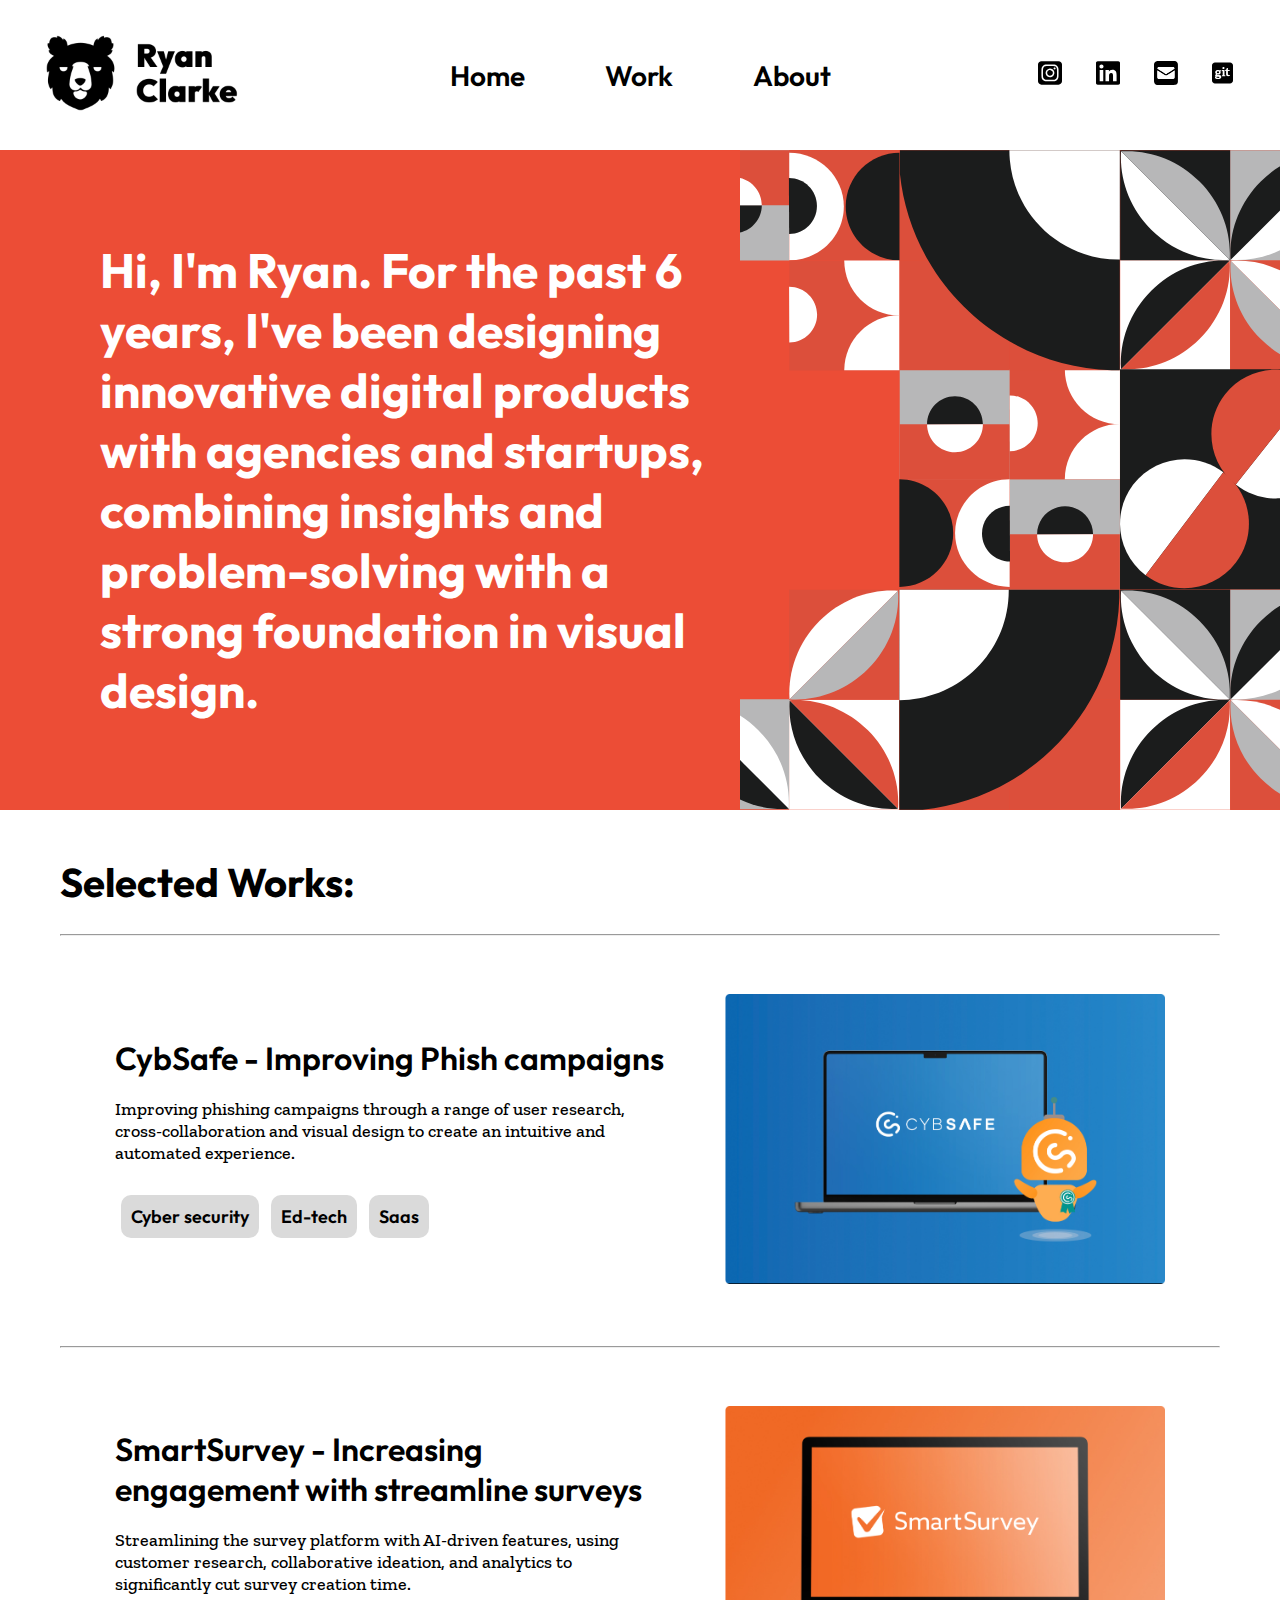
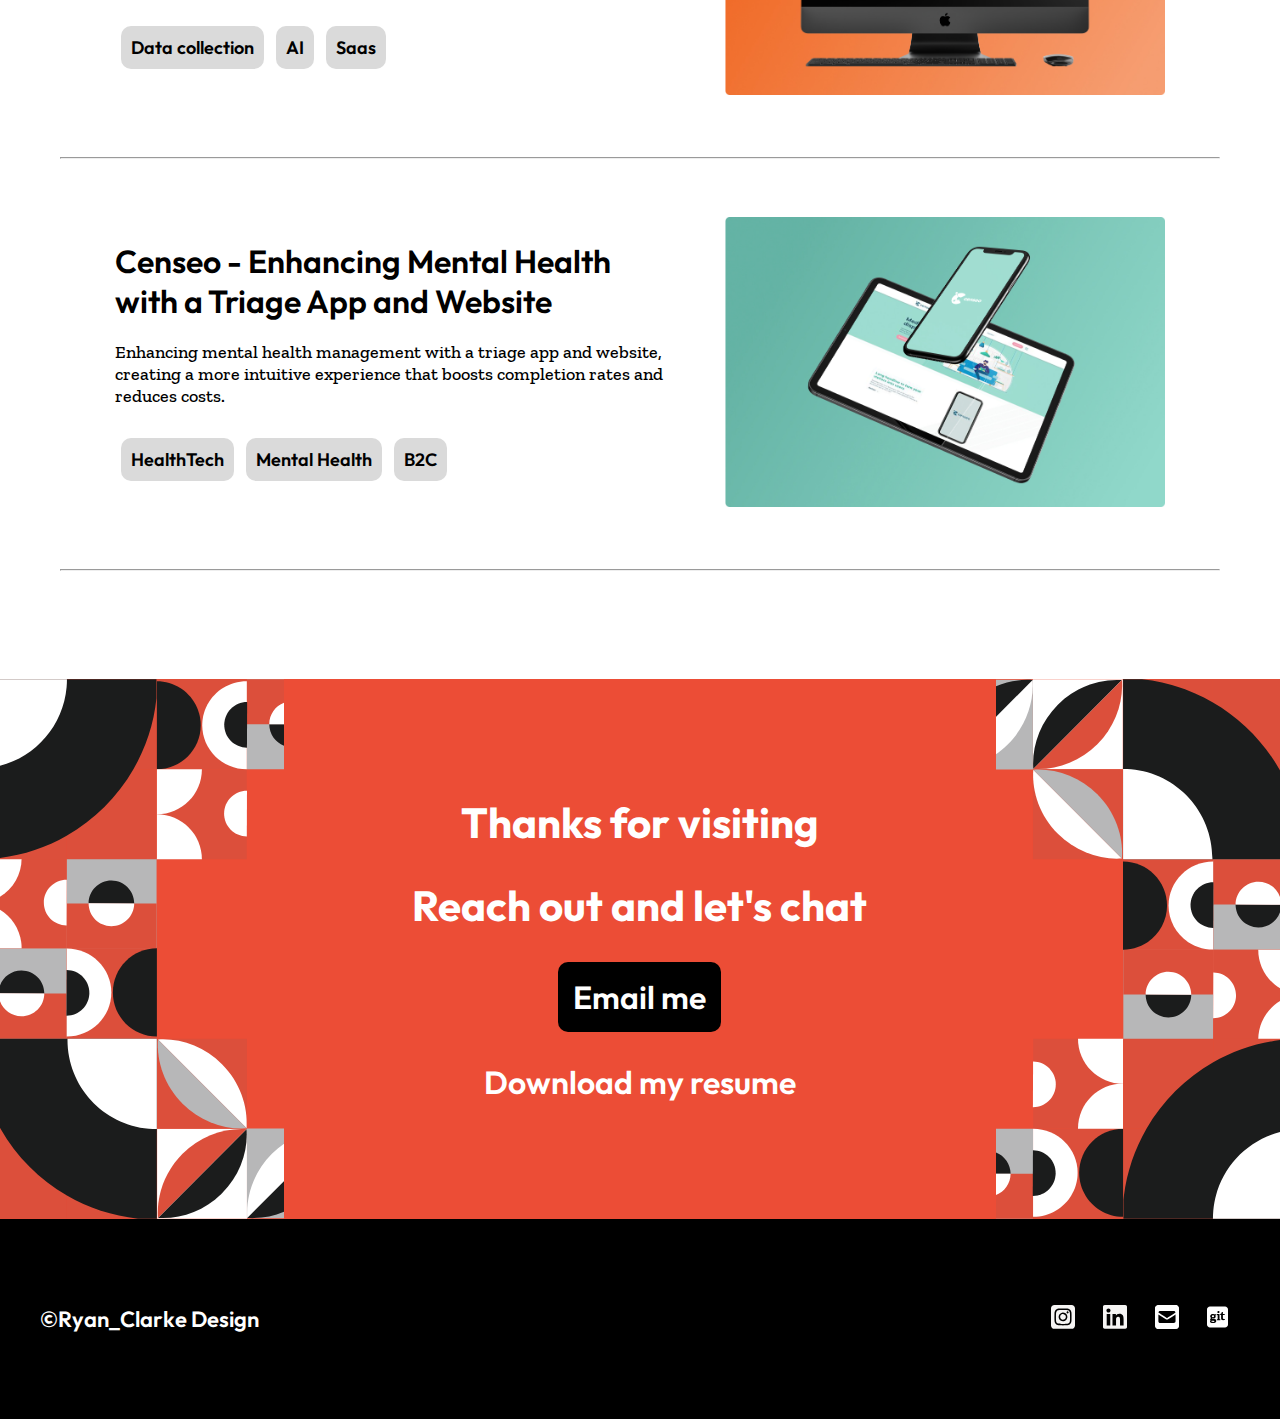
<file: index.html>
<!DOCTYPE html>
<html lang="en">

<head>
  <meta charset="UTF-8" />
  <meta name="viewport" content="width=device-width, initial-scale=1.0" />
  <meta http-equiv="X-UA-Compatible" content="ie=edge" />
  <title>Portfolio | Ryan Clarke</title>

  <link rel="preconnect" href="https://fonts.googleapis.com" />
  <link rel="preconnect" href="https://fonts.gstatic.com" crossorigin />
  <link href="https://fonts.googleapis.com/css2?family=Outfit:wght@100..900&display=swap" rel="stylesheet" />

  <link rel="preconnect" href="https://fonts.googleapis.com" />
  <link rel="preconnect" href="https://fonts.gstatic.com" crossorigin />
  <link
    href="https://fonts.googleapis.com/css2?family=Zilla+Slab:ital,wght@0,300;0,400;0,500;0,600;0,700;1,300;1,400;1,500;1,600;1,700&display=swap"
    rel="stylesheet" />

  <link rel="icon" href="Fav_icon.png" type="image/x-icon">

  <meta name="viewport" content="width=device-width, initial-scale=1.0">

  <link rel="stylesheet" href="style_sheet.css" />

  <meta name="robots" content="noindex">

      <!-- Hotjar Tracking Code for https://www.ryan-clarke.co.uk/ -->
     
<script>
  (function(h,o,t,j,a,r){
      h.hj=h.hj||function(){(h.hj.q=h.hj.q||[]).push(arguments)};
      h._hjSettings={hjid:2983579,hjsv:6};
      a=o.getElementsByTagName('head')[0];
      r=o.createElement('script');r.async=1;
      r.src=t+h._hjSettings.hjid+j+h._hjSettings.hjsv;
      a.appendChild(r);
  })(window,document,'https://static.hotjar.com/c/hotjar-','.js?sv=');
</script>

</head>

<body>

  <!-- Navigation -->

  <nav>
    <div class="logo">
      <a href="/"><img src="Images/Logo.png" alt="Ryan Clarke - logo" /></a>
    </div>

    <div class="nav_links">
      <ul>
        <li class="title_h4"><a href="/">Home</a></li>
        <li class="title_h4"><a href="/work">Work</a></li>
        <li class="title_h4"><a href="/about">About</a></li>
      </ul>
    </div>
    <div class="icons">
      <a href="https://www.instagram.com/bare_marks/" target="_blank"><img src="Images/Icon_insta.svg" /></a>
      <a href="https://www.linkedin.com/in/ryan-clarke-a220/" target="_blank"><img src="Images/Icon_link.svg" /></a>
      <a href="mailto:ryanalanclarke@googlemail.com"><img src="Images/Icon_mail.svg" /></a>
      <a href="#"><img src="Images/Git.svg" /></a>
    </div>

    <div class="hamburger">
      <span></span>
      <span></span>
      <span></span>
    </div>

  </nav>

  <!-- Banner -->

  <main>

    <div class="banner">

      <h1 class="title_h1_white">

        Hi, I'm Ryan. For the past 6 years, I've been designing innovative digital products with agencies and
        startups, combining insights and problem-solving with a strong foundation in visual design.

      </h1>

      <div class="illustration">

      </div>

    </div>

    <div class="work_container">

      <!-- 3 casestudies -->

      <!-- overall container -->

      <div class="Work">
        <h1 class="title_h2">Selected Works:</h1>

        <hr />

        <!-- casestudy 1 -->

        <div class="casestudy_1">
          <div class="text-block">
            <h3 class="title_h3">CybSafe - Improving Phish campaigns</h3>
            <p class="body_copy_large">
              Improving phishing campaigns through a range of user
              research, cross-collaboration and visual design to create an
              intuitive and automated experience.
            </p>

            <div class="tags">
              <h6 class="title_h6">Cyber security</h6>
              <h6 class="title_h6">Ed-tech</h6>
              <h6 class="title_h6">Saas</h6>
            </div>
          </div>

          <div class="case_image1">
            <a href="/cybsafe"><img src="Images/Case_image_1.jpg" /></a>
          </div>
        </div>

        <hr />

        <!-- casestudy 2 -->

        <div class="casestudy_1">
          <div class="text-block">
            <h3 class="title_h3">SmartSurvey - Increasing engagement with streamline surveys</h3>
            <p class="body_copy_large">
              Streamlining the survey platform with AI-driven features, using customer research, collaborative ideation,
              and analytics to significantly cut survey creation time.
            </p>

            <div class="tags">
              <h6 class="title_h6">Data collection</h6>
              <h6 class="title_h6">AI</h6>
              <h6 class="title_h6">Saas</h6>
            </div>
          </div>

          <div class="case_image1">
            <a href="/smart-survey"><img src="Images/Case_image_2.jpg" /></a>
          </div>
        </div>

        <hr />

        <!-- casestudy 3 -->

        <div class="casestudy_1">
          <div class="text-block">
            <h3 class="title_h3">Censeo - Enhancing Mental Health with a Triage App and Website</h3>
            <p class="body_copy_large">
              Enhancing mental health management with a triage app and website, creating a more intuitive experience
              that boosts completion rates and reduces costs.
            </p>

            <div class="tags">
              <h6 class="title_h6">HealthTech</h6>
              <h6 class="title_h6">Mental Health</h6>
              <h6 class="title_h6">B2C</h6>
            </div>
          </div>

          <div class="case_image1">
            <a href="/censeo"><img src="Images/Case_image_3.jpg" /></a>
          </div>
        </div>

        <hr />
        
      </div>
    </div>

    <!-- CTA -->

    <div class="banner_cta">

      <div class="left-illustration">
        <img src="Images/Left_illustration.svg" alt="Left Illustration">
      </div>

      <div class="cta">

        <h1 class="title_h1_white">Thanks for visiting</h1>
        <h1 class="title_h1_white">Reach out and let's chat</h1>
        <a href="mailto:ryanalanclarke@googlemail.com" class="button">Email me</a>
        <a href="Images/RyanClarke_CV.pdf" download class="title_h3_white">Download my resume</a>

      </div>

      <div class="right-illustration">
        <img src="Images/Right_illustration.svg" alt="Right Illustration">
      </div>

    </div>

  </main>

  <!-- Footer -->

  <footer>

    <h5 class="title_h5_white">©Ryan_Clarke Design</h5>

    <div class="icon_reverse">
      <a href="https://www.instagram.com/bare_marks/" target="_blank"><img src="Images/Insta_wo.svg" /></a>
      <a href="https://www.linkedin.com/in/ryan-clarke-a220/" target="_blank"><img src="Images/Link_wo.svg" /></a>
      <a href="mailto:ryanalanclarke@googlemail.com"><img src="Images/Email_wo.svg" /></a>
      <a href="#"><img src="Images/Git_wo.svg" /></a>
    </div>
  </footer>


  <script src="index.js"></script>
</body>

</html>
</file>
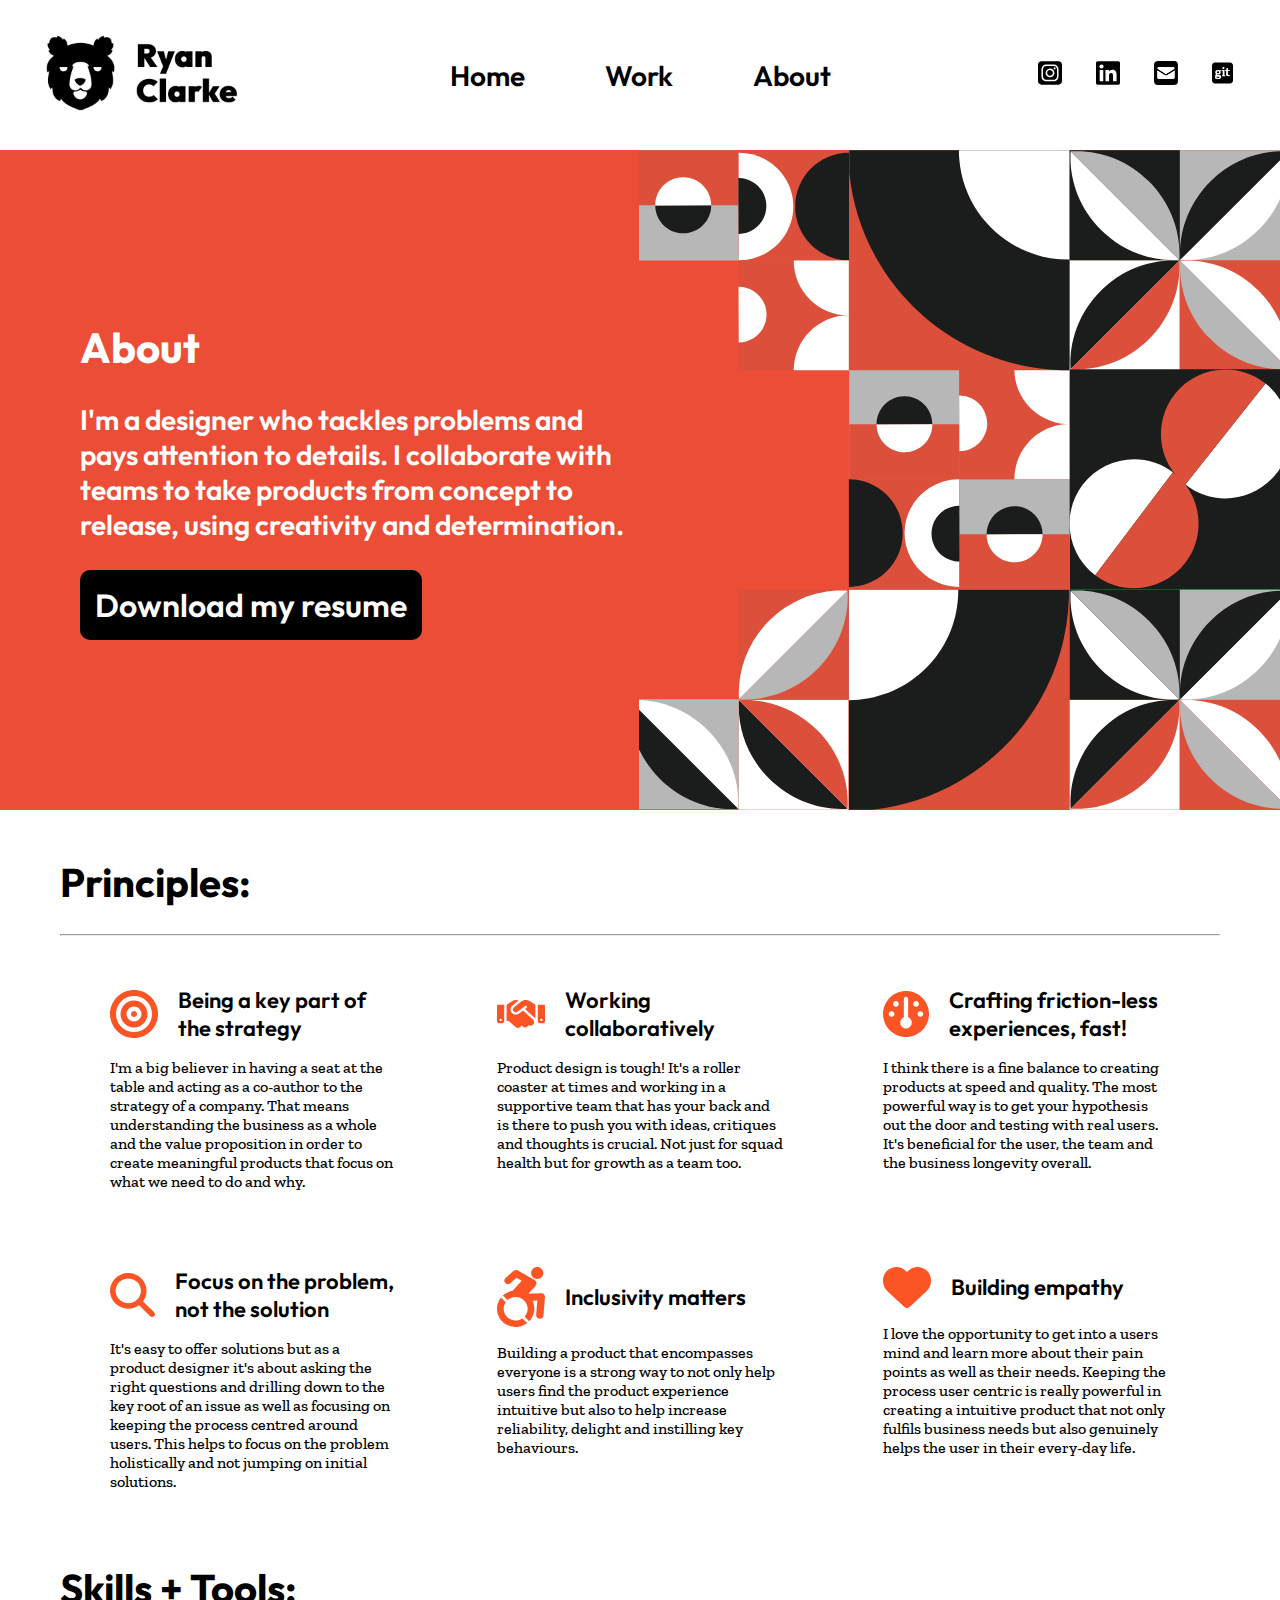
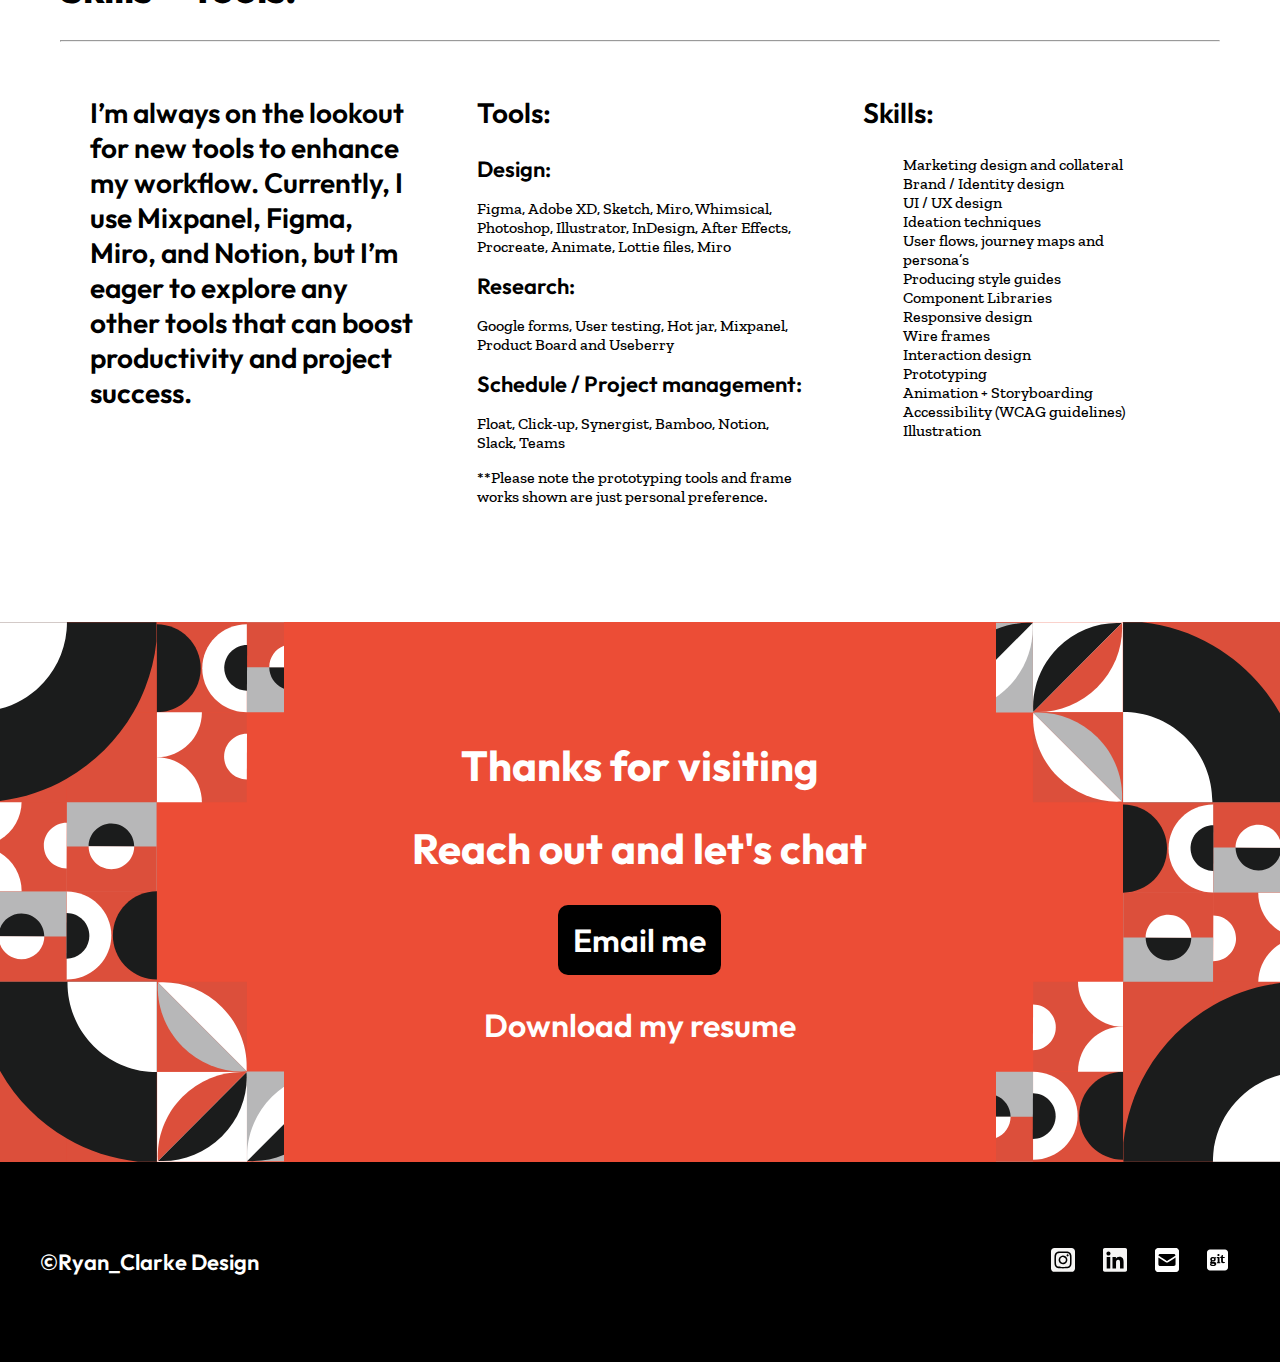
<file: About.html>
<!DOCTYPE html>
<html lang="en">

<head>
    <meta charset="UTF-8" />
    <meta name="viewport" content="width=device-width, initial-scale=1.0" />
    <meta http-equiv="X-UA-Compatible" content="ie=edge" />
    <title>About | Ryan Clarke</title>

    <link rel="preconnect" href="https://fonts.googleapis.com" />
    <link rel="preconnect" href="https://fonts.gstatic.com" crossorigin />
    <link href="https://fonts.googleapis.com/css2?family=Outfit:wght@100..900&display=swap" rel="stylesheet" />

    <link rel="preconnect" href="https://fonts.googleapis.com" />
    <link rel="preconnect" href="https://fonts.gstatic.com" crossorigin />
    <link
        href="https://fonts.googleapis.com/css2?family=Zilla+Slab:ital,wght@0,300;0,400;0,500;0,600;0,700;1,300;1,400;1,500;1,600;1,700&display=swap"
        rel="stylesheet" />

    <link rel="icon" href="Fav_icon.png" type="image/x-icon">

    <meta name="viewport" content="width=device-width, initial-scale=1.0">

    <link rel="stylesheet" href="style_sheet.css" />

    <meta name="robots" content="noindex">

    <!-- Hotjar Tracking Code for https://www.ryan-clarke.co.uk/ -->

    <script>
        (function (h, o, t, j, a, r) {
            h.hj = h.hj || function () { (h.hj.q = h.hj.q || []).push(arguments) };
            h._hjSettings = { hjid: 2983579, hjsv: 6 };
            a = o.getElementsByTagName('head')[0];
            r = o.createElement('script'); r.async = 1;
            r.src = t + h._hjSettings.hjid + j + h._hjSettings.hjsv;
            a.appendChild(r);
        })(window, document, 'https://static.hotjar.com/c/hotjar-', '.js?sv=');
    </script>

</head>

<body>

    <!-- Navigation -->

    <nav>
        <div class="logo">
            <a href="/"><img src="Images/Logo.png" alt="Ryan Clarke - logo" /></a>
        </div>

        <div class="nav_links">
            <ul>
                <li class="title_h4"><a href="/">Home</a></li>
                <li class="title_h4"><a href="/work">Work</a></li>
                <li class="title_h4"><a href="/about">About</a></li>
            </ul>
        </div>
        <div class="icons">
            <a href="https://www.instagram.com/bare_marks/" target="_blank"><img src="Images/Icon_insta.svg" /></a>
            <a href="https://www.linkedin.com/in/ryan-clarke-a220/" target="_blank"><img
                    src="Images/Icon_link.svg" /></a>
            <a href="mailto:ryanalanclarke@googlemail.com"><img src="Images/Icon_mail.svg" /></a>
            <a href="#"><img src="Images/Git.svg" /></a>
        </div>

        <div class="hamburger">
            <span></span>
            <span></span>
            <span></span>
        </div>

    </nav>

    <!-- Banner -->

    <main>

        <div class="about_banner">

            <div class="about_block">

                <h2 class="title_h2_white">About</h2>

                <h3 class="title_h3_white">

                    I'm a designer who tackles problems and pays attention to details. I collaborate with teams to take
                    products from concept to release, using creativity and determination.

                </h3>
                <a href="Images/RyanClarke_CV.pdf" download class="button">Download my resume</a>

            </div>

            <div class="illustration">

            </div>

        </div>


    </main>

    <!-- overall container -->

    <div class="work_container">

        <div class="Work">
            <h1 class="title_h2">Principles:</h1>

            <hr />
        </div>

        <!-- Icon block -->

        <div class="main_block">

            <!-- Block 1 -->

            <div class="block_1">

                <div class="container_1">

                    <div class="sub_header">
                        <img src="Images/Target_icon.svg" class="hop-icon">
                        <h5 class="title_h5">Being a key part of the strategy</h5>

                    </div>
                    <p class="body_copy">I'm a big believer in having a seat at the table and acting as a co-author to
                        the strategy of a company. That means understanding the business as a whole and the value
                        proposition in order to create meaningful products that focus on what we need to do and why.</p>

                </div>

                <div class="container_2">

                    <div class="sub_header">
                        <img src="Images/Collaborate.svg" class="hop-icon">
                        <h5 class="title_h5">Working collaboratively</h5>

                    </div>
                    <p class="body_copy">Product design is tough! It's a roller coaster at times and working in a
                        supportive team that has your back and is there to push you with ideas, critiques and thoughts
                        is crucial. Not just for squad health but for growth as a team too.</p>

                </div>

                <div class="container_3">

                    <div class="sub_header">
                        <img src="Images/Fast.svg" class="hop-icon">
                        <h5 class="title_h5">Crafting friction-less experiences, fast!</h5>

                    </div>
                    <p class="body_copy">I think there is a fine balance to creating products at speed and quality. The
                        most powerful way is to get your hypothesis out the door and testing with real users. It's
                        beneficial for the user, the team and the business longevity overall.</p>

                </div>

            </div>

            <!-- Block 2 -->

            <div class="block_2">

                <div class="container_4">

                    <div class="sub_header">
                        <img src="Images/Focus.svg" class="hop-icon">
                        <h5 class="title_h5">Focus on the problem, not the solution</h5>

                    </div>
                    <p class="body_copy">It's easy to offer solutions but as a product designer it's about asking the
                        right questions and drilling down to the key root of an issue as well as focusing on keeping the
                        process centred around users. This helps to focus on the problem holistically and not jumping on
                        initial solutions.</p>

                </div>

                <div class="container_5">

                    <div class="sub_header">
                        <img src="Images/Inclusive.svg" class="hop-icon">
                        <h5 class="title_h5">Inclusivity matters</h5>

                    </div>
                    <p class="body_copy">Building a product that encompasses everyone is a strong way to not only help
                        users find the product experience intuitive but also to help increase reliability, delight and
                        instilling key behaviours.</p>

                </div>

                <div class="container_6">

                    <div class="sub_header">
                        <img src="Images/Empathy.svg" class="hop-icon">
                        <h5 class="title_h5">Building empathy</h5>

                    </div>
                    <p class="body_copy">I love the opportunity to get into a users mind and learn more about their pain
                        points as well as their needs. Keeping the process user centric is really powerful in creating a
                        intuitive product that not only fulfils business needs but also genuinely helps the user in
                        their every-day life.</p>

                </div>

            </div>

        </div>

        <h1 class="title_h2">Skills + Tools:</h1>

        <hr />


        <!-- Main container skills, tools and about -->

        <div class="three_col_container">

            <!-- Left column -->

            <div class="left_col">

                <h4 class="title_h4">I’m always on the lookout for new tools to enhance my workflow. Currently, I use
                    Mixpanel, Figma, Miro, and Notion, but I’m eager to explore any other tools that can boost
                    productivity and project success.</h4>

            </div>

            <!-- Middle column -->

            <div class="middle_col">

                <h4 class="title_h4">Tools:</h4>

                <!-- Middle col divs -->

                <div class="middle_col_1">
                    <h5 class="title_h5">Design:</h5>
                    <p class="body_copy">Figma, Adobe XD, Sketch, Miro, Whimsical, Photoshop, Illustrator, InDesign,
                        After
                        Effects, Procreate, Animate, Lottie files, Miro</p>
                </div>

                <div class="middle_col_2">
                    <h5 class="title_h5">Research:</h5>
                    <p class="body_copy">Google forms, User testing, Hot jar, Mixpanel, Product Board and Useberry</p>
                </div>

                <div class="middle_col_3">
                    <h5 class="title_h5">Schedule / Project management:</h5>
                    <p class="body_copy">Float, Click-up, Synergist, Bamboo, Notion, Slack, Teams</p>
                    <p class="body_copy">**Please note the prototyping tools and frame works shown are just personal
                        preference.</p>
                    </p>
                </div>

            </div>

            <!-- Righ_column -->

            <div class="right_col">

                <h4 class="title_h4">Skills:</h4>
                <ul>
                    <li>Marketing design and collateral</li>
                    <li>Brand / Identity design</li>
                    <li>UI / UX design</li>
                    <li>Ideation techniques</li>
                    <li>User flows, journey maps and persona’s</li>
                    <li>Producing style guides</li>
                    <li>Component Libraries</li>
                    <li>Responsive design</li>
                    <li>Wire frames</li>
                    <li>Interaction design</li>
                    <li>Prototyping</li>
                    <li>Animation + Storyboarding</li>
                    <li>Accessibility (WCAG guidelines)</li>
                    <li>Illustration</li>
                </ul>

            </div>

        </div>

    </div>

    <!-- Banner CTA -->

    <div class="banner_cta">

        <div class="left-illustration">
            <img src="Images/Left_illustration.svg" alt="Left Illustration">
        </div>

        <div class="cta">

            <h1 class="title_h1_white">Thanks for visiting</h1>
            <h1 class="title_h1_white">Reach out and let's chat</h1>
            <a href="mailto:ryanalanclarke@googlemail.com" class="button">Email me</a>
            <a href="Images/RyanClarke_CV.pdf" download class="title_h3_white">Download my resume</a>

        </div>

        <div class="right-illustration">
            <img src="Images/Right_illustration.svg" alt="Right Illustration">
        </div>

    </div>


    </main>



    <!-- Footer -->

    <footer>

        <h5 class="title_h5_white">©Ryan_Clarke Design</h5>

        <div class="icon_reverse">
            <a href="https://www.instagram.com/bare_marks/" target="_blank"><img src="Images/Insta_wo.svg" /></a>
            <a href="https://www.linkedin.com/in/ryan-clarke-a220/" target="_blank"><img src="Images/Link_wo.svg" /></a>
            <a href="mailto:ryanalanclarke@googlemail.com"><img src="Images/Email_wo.svg" /></a>
            <a href="#"><img src="Images/Git_wo.svg" /></a>
        </div>

        </div>

    </footer>


    <script src="index.js"></script>
</body>

</html>
</file>
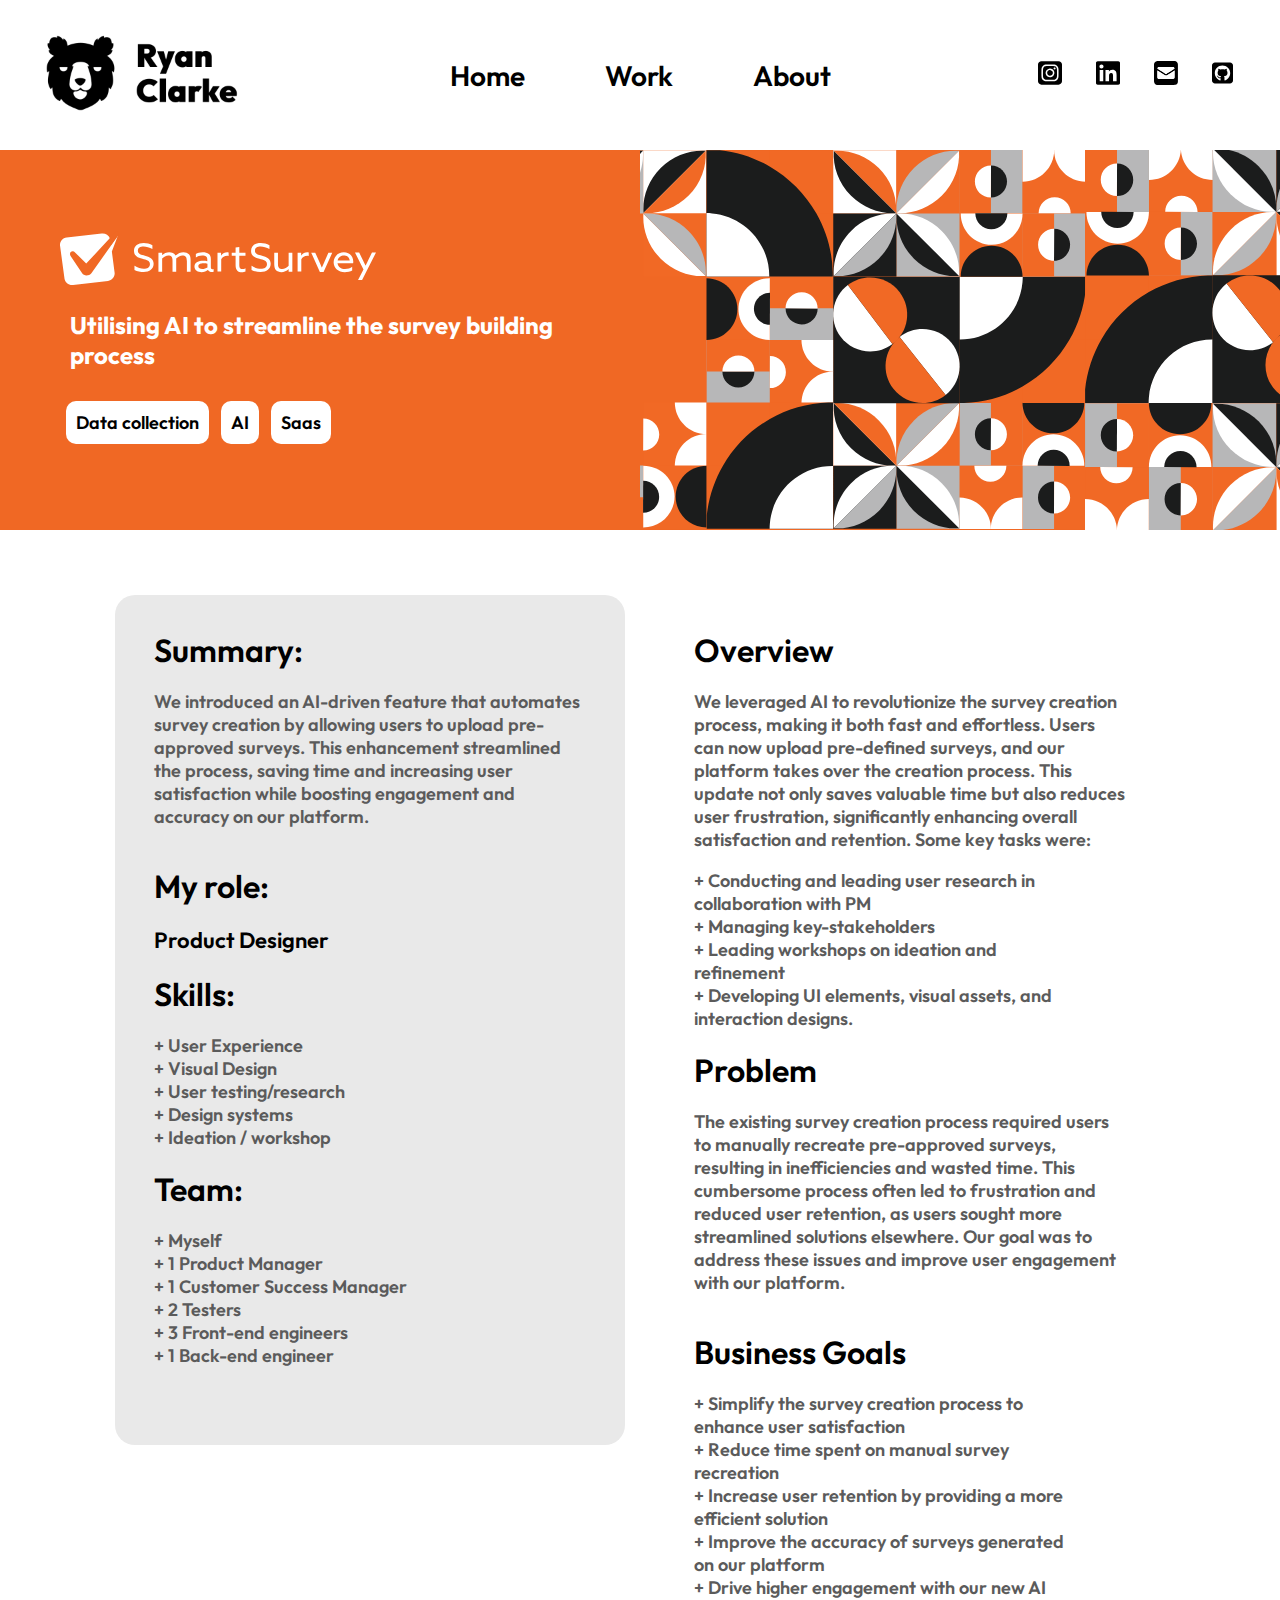
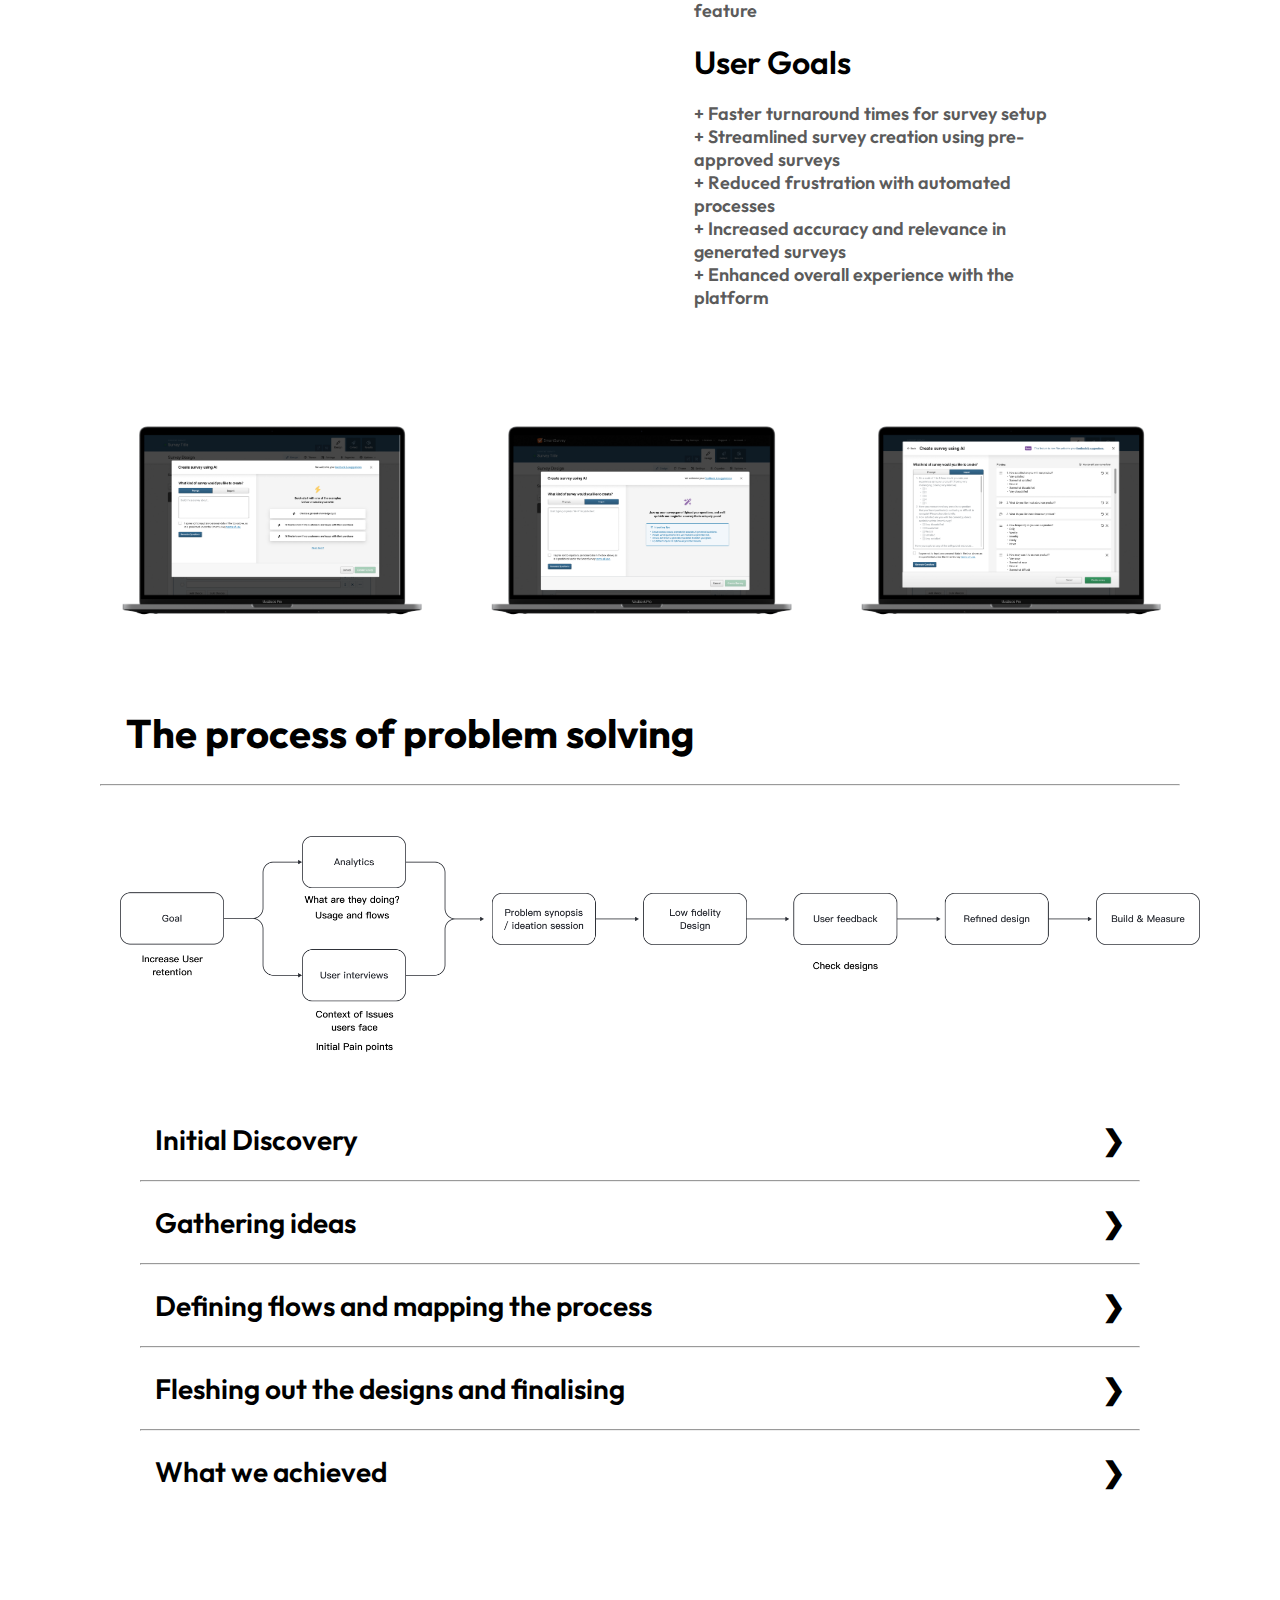
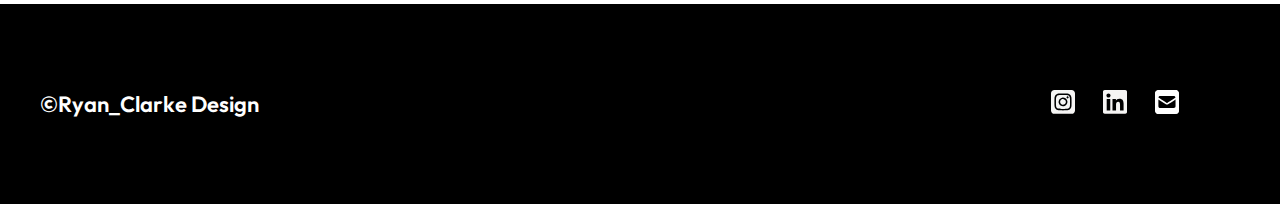
<file: Casestudy_2.html>
<!DOCTYPE html>
<html lang="en">

<head>
    <meta charset="UTF-8" />
    <meta name="viewport" content="width=device-width, initial-scale=1.0" />
    <meta http-equiv="X-UA-Compatible" content="ie=edge" />
    <title>SmartSurvey | Ryan Clarke</title>

    <link rel="preconnect" href="https://fonts.googleapis.com" />
    <link rel="preconnect" href="https://fonts.gstatic.com" crossorigin />
    <link href="https://fonts.googleapis.com/css2?family=Outfit:wght@100..900&display=swap" rel="stylesheet" />

    <link rel="preconnect" href="https://fonts.googleapis.com" />
    <link rel="preconnect" href="https://fonts.gstatic.com" crossorigin />
    <link
        href="https://fonts.googleapis.com/css2?family=Zilla+Slab:ital,wght@0,300;0,400;0,500;0,600;0,700;1,300;1,400;1,500;1,600;1,700&display=swap"
        rel="stylesheet" />

    <link rel="icon" href="Fav_icon.png" type="image/x-icon">

    <meta name="viewport" content="width=device-width, initial-scale=1.0">

    <link rel="stylesheet" href="style_sheet.css" />

    <meta name="robots" content="noindex">

        <!-- Hotjar Tracking Code for https://www.ryan-clarke.co.uk/ -->
     
<script>
    (function(h,o,t,j,a,r){
        h.hj=h.hj||function(){(h.hj.q=h.hj.q||[]).push(arguments)};
        h._hjSettings={hjid:2983579,hjsv:6};
        a=o.getElementsByTagName('head')[0];
        r=o.createElement('script');r.async=1;
        r.src=t+h._hjSettings.hjid+j+h._hjSettings.hjsv;
        a.appendChild(r);
    })(window,document,'https://static.hotjar.com/c/hotjar-','.js?sv=');
  </script>
  
</head>

<body>

    <!-- Navigation -->

    <nav>
        <div class="logo">
            <a href="/"><img src="Images/Logo.png" alt="Ryan Clarke - logo" /></a>
        </div>

        <div class="nav_links">
            <ul>
                <li class="title_h4"><a href="/">Home</a></li>
                <li class="title_h4"><a href="Work.html">Work</a></li>
                <li class="title_h4"><a href="About.html">About</a></li>
            </ul>
        </div>

        <div class="icons">
            <a href="https://www.instagram.com/bare_marks/" target="_blank"><img src="Images/Icon_insta.svg" /></a>
            <a href="https://www.linkedin.com/in/ryan-clarke-a220/" target="_blank"><img src="Images/Icon_link.svg" /></a>
            <a href="mailto:ryanalanclarke@googlemail.com"><img src="Images/Icon_mail.svg" /></a>
            <a href="#"><img src="Images/github-brands-solid 1.svg" /></a>
        </div>

        <div class="hamburger">
            <span></span>
            <span></span>
            <span></span>
        </div>

    </nav>

    <main>

        <!-- Banner content -->

        <div class="case_banner_2">
            <div class="left_content">
                <img src="Images/SmartSurvey.svg">
                <h2 class="title_h2_white">Utilising AI to streamline the survey building process</h2>
                <div class="tags_wo">
                    <h6 class="title_h6">Data collection</h6>
                    <h6 class="title_h6">AI</h6>
                    <h6 class="title_h6">Saas</h6>
                </div>
            </div>

            <div class="right_content">
                <img src="Images/Case_2_illustration.svg">
            </div>

        </div>

        <!-- Casestudy summary -->

        <div class="Overview_container">

            <div class="summary">

                <div class="sum_content_1">
                    <h3 class="title_h3">Summary:</h3>
                    <p class="title_h6">We introduced an AI-driven feature that automates survey creation by allowing
                        users to upload pre-approved surveys. This enhancement streamlined the process, saving time and
                        increasing user satisfaction while boosting engagement and accuracy on our platform.</p>
                </div>

                <div class="sum_content_2">
                    <h3 class="title_h3">My role:</h3>
                    <h5 class="title_h5">Product Designer</h5>
                </div>

                <div class="sum_content_3">
                    <h3 class="title_h3">Skills:</h3>
                    <ul>
                        <li>+ User Experience</li>
                        <li>+ Visual Design</li>
                        <li>+ User testing/research</li>
                        <li>+ Design systems</li>
                        <li>+ Ideation / workshop</li>
                    </ul>
                </div>

                <div class="sum_content_4">
                    <h3 class="title_h3">Team:</h3>
                    <ul>
                        <li>+ Myself</li>
                        <li>+ 1 Product Manager</li>
                        <li>+ 1 Customer Success Manager</li>
                        <li>+ 2 Testers</li>
                        <li>+ 3 Front-end engineers</li>
                        <li>+ 1 Back-end engineer</li>
                    </ul>
                </div>

            </div>

            <div class="overview">

                <div class="sum_content_1">
                    <h3 class="title_h3">Overview</h3>
                    <p class="title_h6">We leveraged AI to revolutionize the survey
                        creation process, making it both fast and effortless. Users can now upload pre-defined surveys,
                        and our platform takes over the creation process. This update not only saves valuable time but
                        also reduces user frustration, significantly enhancing overall satisfaction and retention.
                        Some key tasks were:</p>
                    <ul>
                        <li>+ Conducting and leading user research in collaboration with PM</li>
                        <li>+ Managing key-stakeholders</li>
                        <li>+ Leading workshops on ideation and refinement</li>
                        <li>+ Developing UI elements, visual assets, and interaction designs.</li>
                    </ul>
                </div>

                <div class="sum_content_2">
                    <h3 class="title_h3">Problem</h3>
                    <p class="title_h6">The existing survey creation process required users to manually recreate
                        pre-approved surveys, resulting in inefficiencies and wasted time. This cumbersome process often
                        led to frustration and reduced user retention, as users sought more streamlined solutions
                        elsewhere. Our goal was to address these issues and improve user engagement with our platform.
                    </p>
                </div>

                <div class="sum_content_3">
                    <h3 class="title_h3">Business Goals</h3>
                    <ul>
                        <li>+ Simplify the survey creation process to enhance user satisfaction</li>
                        <li>+ Reduce time spent on manual survey recreation</li>
                        <li>+ Increase user retention by providing a more efficient solution</li>
                        <li>+ Improve the accuracy of surveys generated on our platform</li>
                        <li>+ Drive higher engagement with our new AI feature</li>
                    </ul>
                </div>

                <div class="sum_content_4">
                    <h3 class="title_h3">User Goals</h3>
                    <ul>
                        <li>+ Faster turnaround times for survey setup</li>
                        <li>+ Streamlined survey creation using pre-approved surveys</li>
                        <li>+ Reduced frustration with automated processes</li>
                        <li>+ Increased accuracy and relevance in generated surveys</li>
                        <li>+ Enhanced overall experience with the platform</li>
                    </ul>
                </div>

            </div>

        </div>

        <!-- 3 Image container -->

        <div class="block_images">
            <div class="mock_up_1"><img src="Images/SS mock 1.png"></div>
            <div class="mock_up_2"><img src="Images/SS mock 2.png"></div>
            <div class="mock_up_3"><img src="Images/SS mock 3.png"></div>
        </div>

        <!-- Process Image -->

        <div class="process_block">
            <h2 class="title_h2">The process of problem solving</h2>
            <hr>
            <div class="process_img">
                <img src="Images/Case 2 process.png">
            </div>

        </div>

        <div class="accordion">

            <!-- Block 1 -->

            <div class="accordion-item">
                <input type="checkbox" id="section1" class="accordion-checkbox">
                <label for="section1" class="accordion-label">Initial Discovery</label>
                <div class="accordion-content">
                    <div class="padding">
                        <h6 class="title_h6">
                            After completing another project, I gathered feedback from 15 users about the sign-up
                            process and their survey-building methods. I observed that many users had pre-set questions
                            but still had to manually build each question, so I asked them about this issue.
                        </h6>

                        <h4 class="title_h4">Key Insights:</h4>
                        <ul class="accordion_ul">
                            <li>"You know, creating surveys can be quite a process. First, I have to draft
                                the questions and get them approved by different departments to ensure they align with
                                our standards and goals so often we already have a word doc to begin with that is
                                pre-determined”.</li>

                            <li>”I think thats were a lot of my time goes because once it’s built all you have to do
                                is distribute it which is easy”</li>

                            <li>”I find Creating surveys involves a lot of back-and-forth. Our questions are usually
                                reviewed by various departments for approval, and then build it using SmartSurvey . It’s
                                a bit of a hassle. If there was a way to upload a document or something then perhaps
                                that would be easier - I think Qualtrics used to let me do that.”</li>

                            <li>"Deciding on the right question types can be tricky for us. We receive templates for
                                surveys to create, but sometimes we're uncertain about which questions will work best."
                            </li>
                        </ul>

                        <div class="colour_block_2">
                            <div class="colour_content">
                                <h4 class="title_h4_wo">Thought process</h4>
                                <h6 class="title_h6_wo">I shared my findings with my PM, who acknowledged the issue but
                                    didn’t prioritize it for the roadmap. We decided to address it as a hack-day project
                                    to explore it efficiently without disrupting the team’s work. I then organized an
                                    ideation session with stakeholders from customer success, sales, engineering, and my
                                    product manager.</h6>
                                </h6>
                            </div>
                        </div>
                    </div>
                </div>
            </div>

            <hr>

            <!-- Block 2 -->

            <div class="accordion-item">
                <input type="checkbox" id="section2" class="accordion-checkbox">
                <label for="section2" class="accordion-label">Gathering ideas</label>
                <div class="accordion-content">
                    <div class="padding">
                        <h6 class="title_h6"><em>Ideation session board</em></h6>
                        <img src="Images/Impact _ Effort ss.png" alt="Ideation Board">

                        <h4 class="title_h4">Problem Defenition</h4>
                        <h6 class="title_h6">The challenge lies in efficiently integrating pre-built surveys into our
                            platform. Users face uncertainty in selecting optimal question types and encounter delays in
                            obtaining necessary approvals from stakeholders. Our goal is to streamline this process,
                            ensuring surveys are user-friendly, align with organisational standards, and meet user
                            expectations seamlessly.
                        </h6>

                        <h4 class="title_h4">The ideation workshop</h4>
                        <h6 class="title_h6">During the ideation session, I defined the problem and presented my
                            findings to the team. We then generated ideas and refined HMW (How Might We) statements to
                            ensure our solutions were focused on the user's needs.
                        </h6>

                        <h4 class="title_h4">Chosen path</h4>
                        <h6 class="title_h6">We refined and prioritized our ideas, then used an impact/effort matrix to
                            evaluate their value and required effort. We decided to use AI for several reasons:
                        </h6>

                        <ul>
                            <li>It was scalable and consistent - AI can handle a large amount of surveys and is
                                incredibly accurate.</li>
                            <li>Cost efficent - This minimised resources and reduced the build time - We also could
                                integrate with our exsisting AI offering.</li>
                            <li>It would meet the users pain-point by reducing the time taken and helping suggest
                                appropriate question types.</li>
                        </ul>

                        <h4 class="title_h4">Analytics</h4>
                        <h6 class="title_h6">We had recently introduced an AI feature that generates question lists,
                            providing an opportunity to automate the survey process. I analyzed AI usage data, which
                            showed strong user interest, supporting the development of a lightweight MVP and potentially
                            avoiding a lengthy development cycle.

                        </h6>

                        <img class="end_img" src="Images/Analytics.png" alt="Ideation Board">

                        <div class="colour_block_2">
                            <div class="colour_content">
                                <h4 class="title_h4_wo">Thought process</h4>
                                <h6 class="title_h6_wo">At this point, I had customer feedback, internal buy-in, and
                                    analytics to support potential usage. Next, I aimed to explore different
                                    implementation flows and develop various approaches for the feature.
                                </h6>
                            </div>
                        </div>
                    </div>
                </div>
            </div>

            <hr>

            <!-- Block 3 -->

            <div class="accordion-item">
                <input type="checkbox" id="section3" class="accordion-checkbox">
                <label for="section3" class="accordion-label">Defining flows and mapping the process</label>
                <div class="accordion-content">
                    <div class="padding">
                        <h4 class="title_h4">User requirements:</h4>

                        <ul>
                            <li>Implement a text box where users can copy and paste pre-built survey content.</li>
                            <li>Develop an AI system that analyzes the pasted text and generates corresponding survey
                                questions and formats.</li>
                            <li>Enable the AI to recommend the most suitable question types (e.g., multiple-choice,
                                open-ended) based on the content of the pasted text.</li>
                            <li>Include a feature that allows users to regenerate or modify questions if the initial
                                AI-generated output is incorrect or suboptimal.</li>
                            <li>Implement a feedback mechanism where users can rate the accuracy of the AI-generated
                                questions.</li>
                            <li>Provide a real-time preview of the generated survey questions as users input text.
                            </li>
                        </ul>

                        <h6 class="title_h6_spc">In order to create an MVP we decided to add onto the current AI flow
                            for prompts as this meant it was easier for users to discover, would not interrupt squad
                            work
                            and meant we could tap into a steady stream of users already using the product.
                            <br>
                            <br>
                            Having discussed requirements, how we could utilise it in the current platform and
                            establishing the rough flow meant I could start with the initial designs.
                        </h6>

                        <h4 class="title_h4">Initial Designs</h4>

                        <iframe style="border: 1px solid rgba(0, 0, 0, 0.1);" width="100%" height="450"
                            src="https://www.figma.com/embed?embed_host=share&url=https%3A%2F%2Fwww.figma.com%2Fdesign%2FIbkXvDw8Jo6o3JJvB1tY4Z%2FImporting-Pre-set-Questions-using-AI%3Fnode-id%3D1-4%26t%3DJ3C4tdbzxCcmyueu-1"
                            allowfullscreen></iframe>

                        <h6 class="title_h6">
                            From this point I then reached out to previous users to get their initial thoughts and
                            responses on our proposed solution and was met with overall positive responses altohugh it
                            did give us more to consider which helped mitigate later issues.

                            <ul>
                                <li>"The import feature looks like it would be really efficient. Being able to paste
                                    questions and see them instantly in the survey preview seems like a huge
                                    time-saver."</li>
                                <li>"The design looks straightforward, but I wonder how well the AI handles more complex
                                    questions. If it struggles, users might need to spend extra time adjusting things
                                    manually."</li>
                                <li>"The design seems straightforward to me, and the tips provided on the side add some
                                    support. They seem like they could be useful and I like having pointers on how to
                                    get the most out of my questions"</li>
                                <li>"It’s great that the AI can format the questions, but I’d be concerned about it
                                    changing the intent. Maybe an option to preserve the original question type would be
                                    useful."</li>

                            </ul>

                        </h6>

                        <div class="colour_block_2">
                            <div class="colour_content">
                                <h4 class="title_h4_wo">Thought process</h4>
                                <h6 class="title_h6_wo">Mapping out the flows based on what currently exsisted
                                    and what we could then add
                                    helped to clarify to stakeholders what we were aiming to achieve and to
                                    visualise the work so everyone
                                    was onboard with the general scope of work and the solutions we had
                                    prioritised.</h6>
                            </div>
                        </div>
                    </div>
                </div>

                <hr>

                <!-- Block 4 -->

                <div class="accordion-item">
                    <input type="checkbox" id="section5" class="accordion-checkbox">
                    <label for="section5" class="accordion-label">Fleshing out the designs and finalising</label>
                    <div class="accordion-content">
                        <div class="padding">

                            <h4 class="title_h4"> Refining the Hi-fidleity designs</h4>
                            <h6 class="title_h6">We built onto the exsisting flow building into the onboarding steps as
                                well as the initial survey creation step.
                                This meant new users would be caught upon first entry and also that we could build this
                                into the flow of exsisting users.
                            </h6>

                            <p class="title_h6"><em>SmartSurvey AI implementation</em></p>

                            <div class="wireframes">

                                <img src="Images/SS_1.png" alt="Initial Phishing Campaign Flow">

                                <h6 class="title_h6">We added a content switcher to split between prompt and import -
                                    import allowing a user to copy and paste text from
                                    their creator or text editor of choice. This meant utilising the exsisting flow and
                                    kept the build to a minimum while also providing
                                    a light-weight version for users to bulk upload their survey questions.
                                </h6>

                                <img src="Images/SS_2.png" alt="Initial Phishing Campaign Flow">

                                <h6 class="title_h6">We added initial tips as the better the clarity and quality of the
                                    initial the more effective
                                    the generated return. We wanted to encourage users to be broad as well as open to
                                    reviewing the generated outcome </h6>

                                <img src="Images/SS_3.png" alt="Initial Phishing Campaign Flow">

                                <h6 class="title_h6">Once a user has uploaded their text in the entry this then
                                    generates a return of set question types that
                                    correspond to our database and pre-set prompt. We also added the option to
                                    regenerate questions as although the accuracy was very high
                                    we wanted to apply fail-safes for users and assurance that they could simply change
                                    or experiemnt for greater results.</h6>

                                <img src="Images/SS_4.png" alt="Initial Phishing Campaign Flow">

                                <h6 class="title_h6">Once a user is happy with their survey content they then proceed to
                                    edit further - this covers
                                    styling, additional logic, distribution and results. This means a user can initially
                                    save time uploading
                                    content and then have the option to then customise to advanced options if needed or
                                    they can simply distribute.
                                </h6>

                                <img src="Images/SS_5.png" alt="Initial Phishing Campaign Flow">

                                <h4 class="title_h4">Next steps</h4>

                                <h6 class="title_h6">At the end of the hack-day, the project received positive feedback,
                                    but stakeholders were concerned about the AI's reliability and the limited question
                                    types. I scheduled a follow-up meeting to address these concerns, showcasing
                                    positive user feedback and a demo of the AI. We expanded the question types to 15
                                    and planned more updates. We then released a BETA version to feedback providers for
                                    direct input on the new designs.</h6>

                            </div>
                        </div>
                    </div>
                </div>

                <hr>

                <!-- Block 6 -->

                <div class="accordion-item">
                    <input type="checkbox" id="section6" class="accordion-checkbox">
                    <label for="section6" class="accordion-label">What we achieved</label>
                    <div class="accordion-content">
                        <div class="padding">

                            <h4 class="title_h4">Feedback from Beta users</h4>

                            <h6 class="title_h6">Following the stakeholder feedback and successful demo, we iterated on
                                the initial design, expanded the AI capabilities to cover additional question types, and
                                improved its reliability. The refined feature was then scheduled into our development
                                roadmap.

                                We implemented a beta rollout plan, using feature flags to release the new feature to
                                25% of both business and enterprise users. This allowed us to collect targeted feedback
                                and monitor performance, refining the feature based on real-world usage before a broader
                                release. </h6>
                            <br>

                            <ul>
                                <li>26% of users adopted the new AI feature within the first month</li>
                                <li>Users reported a 35% reduction in time spent creating surveys</li>
                                <li>Satisfaction scores for the survey creation process increased by 22%</li>
                                <li>User retention improved by 10%</li>
                            </ul>
                        </div>
                    </div>
                </div>
            </div>

    </main>

    <!-- Footer -->

    <footer>

        <h5 class="title_h5_white">©Ryan_Clarke Design</h5>

        <div class="icon_reverse">
            <a href="https://www.instagram.com/bare_marks/" target="_blank"><img src="Images/Insta_wo.svg" /></a>
            <a href="https://www.linkedin.com/in/ryan-clarke-a220/" target="_blank" ><img src="Images/Link_wo.svg" /></a>
            <a href="mailto:ryanalanclarke@googlemail.com"><img src="Images/Email_wo.svg" /></a>
            <a href="#"><img src="Images/github-brands-solid 1.svg" /></a>
        </div>

    </footer>


    <script src="index.js"></script>
</body>

</html>
</file>
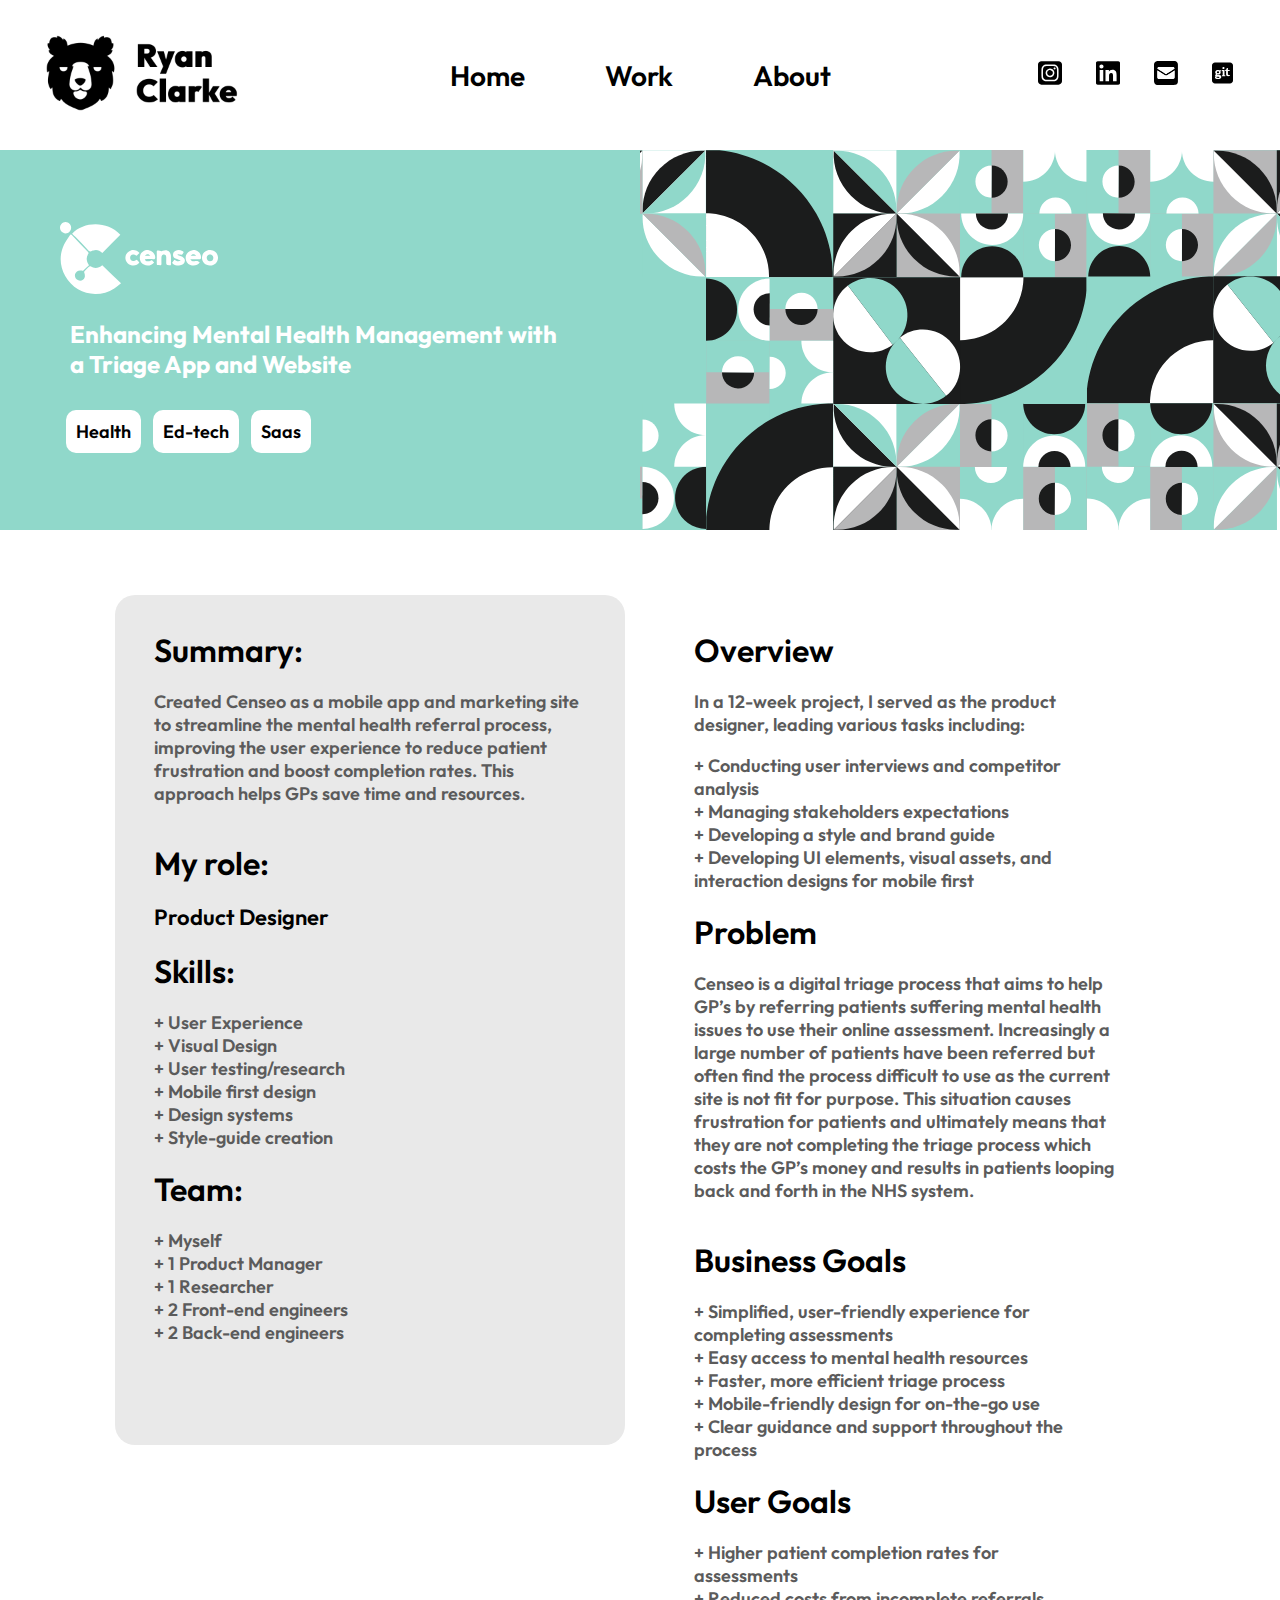
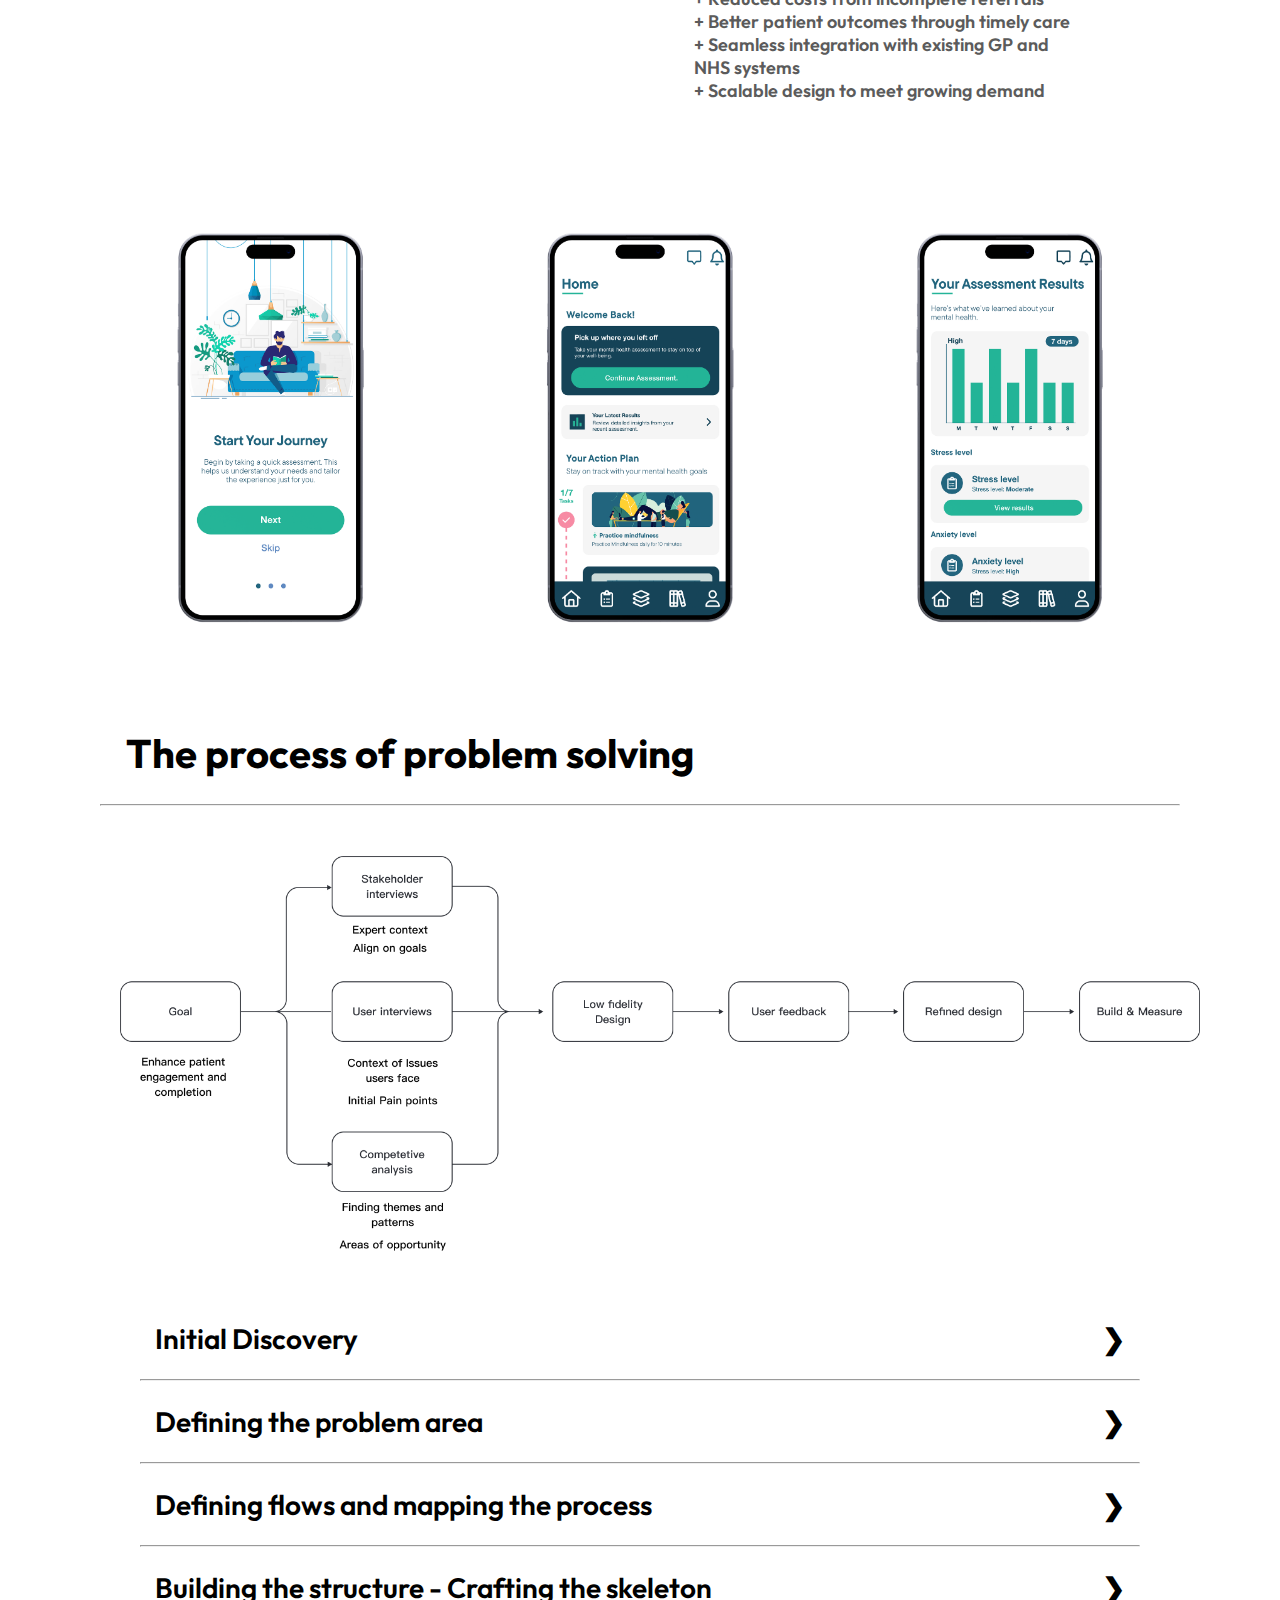
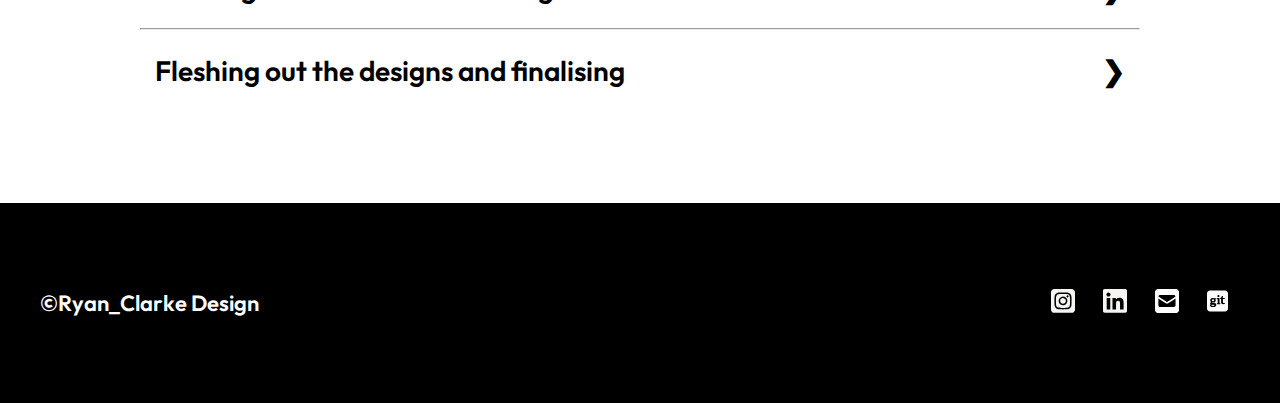
<file: censeo.html>
<!DOCTYPE html>
<html lang="en">

<head>
    <meta charset="UTF-8" />
    <meta name="viewport" content="width=device-width, initial-scale=1.0" />
    <meta http-equiv="X-UA-Compatible" content="ie=edge" />
    <title>Censeo | Ryan Clarke</title>

    <link rel="preconnect" href="https://fonts.googleapis.com" />
    <link rel="preconnect" href="https://fonts.gstatic.com" crossorigin />
    <link href="https://fonts.googleapis.com/css2?family=Outfit:wght@100..900&display=swap" rel="stylesheet" />

    <link rel="preconnect" href="https://fonts.googleapis.com" />
    <link rel="preconnect" href="https://fonts.gstatic.com" crossorigin />
    <link
        href="https://fonts.googleapis.com/css2?family=Zilla+Slab:ital,wght@0,300;0,400;0,500;0,600;0,700;1,300;1,400;1,500;1,600;1,700&display=swap"
        rel="stylesheet" />

    <link rel="icon" href="Fav_icon.png" type="image/x-icon">

    <meta name="viewport" content="width=device-width, initial-scale=1.0">

    <link rel="stylesheet" href="style_sheet.css" />

    <meta name="robots" content="noindex">

        <!-- Hotjar Tracking Code for https://www.ryan-clarke.co.uk/ -->
     
<script>
    (function(h,o,t,j,a,r){
        h.hj=h.hj||function(){(h.hj.q=h.hj.q||[]).push(arguments)};
        h._hjSettings={hjid:2983579,hjsv:6};
        a=o.getElementsByTagName('head')[0];
        r=o.createElement('script');r.async=1;
        r.src=t+h._hjSettings.hjid+j+h._hjSettings.hjsv;
        a.appendChild(r);
    })(window,document,'https://static.hotjar.com/c/hotjar-','.js?sv=');
  </script>
  
</head>

<body>

    <!-- Navigation -->

    <nav>
        <div class="logo">
            <a href="/"><img src="Images/Logo.png" alt="Ryan Clarke - logo" /></a>
        </div>

        <div class="nav_links">
            <ul>
                <li class="title_h4"><a href="/">Home</a></li>
                <li class="title_h4"><a href="/work">Work</a></li>
                <li class="title_h4"><a href="/about">About</a></li>
            </ul>
        </div>
        <div class="icons">
            <a href="https://www.instagram.com/bare_marks/" target="_blank"><img src="Images/Icon_insta.svg" /></a>
            <a href="https://www.linkedin.com/in/ryan-clarke-a220/" target="_blank"><img src="Images/Icon_link.svg" /></a>
            <a href="mailto:ryanalanclarke@googlemail.com"><img src="Images/Icon_mail.svg" /></a>
            <a href="#"><img src="Images/Git.svg" /></a>
        </div>

        <div class="hamburger">
            <span></span>
            <span></span>
            <span></span>
        </div>

    </nav>

    <main>

        <!-- Banner content -->

        <div class="case_banner_3">
            <div class="left_content">
                <img src="Images/Censeo.svg">
                <h2 class="title_h2_white">Enhancing Mental Health Management with a Triage App and Website</h2>
                <div class="tags_wo">
                    <h6 class="title_h6">Health</h6>
                    <h6 class="title_h6">Ed-tech</h6>
                    <h6 class="title_h6">Saas</h6>
                </div>
            </div>

            <div class="right_content">
                <img src="Images/Case_3_illustration.svg">
            </div>

        </div>

        <!-- Casestudy summary -->

        <main>

            <div class="Overview_container">

                <div class="summary">

                    <div class="sum_content_1">
                        <h3 class="title_h3">Summary:</h3>
                        <p class="title_h6">Created Censeo as a mobile app and marketing site to streamline the mental
                            health referral process, improving the user experience to reduce patient frustration and
                            boost completion rates. This approach helps GPs save time and resources.</p>
                    </div>

                    <div class="sum_content_2">
                        <h3 class="title_h3">My role:</h3>
                        <h5 class="title_h5">Product Designer</h5>
                    </div>

                    <div class="sum_content_3">
                        <h3 class="title_h3">Skills:</h3>
                        <ul>
                            <li>+ User Experience</li>
                            <li>+ Visual Design</li>
                            <li>+ User testing/research</li>
                            <li>+ Mobile first design</li>
                            <li>+ Design systems</li>
                            <li>+ Style-guide creation</li>
                        </ul>
                    </div>

                    <div class="sum_content_4">
                        <h3 class="title_h3">Team:</h3>
                        <ul>
                            <li>+ Myself</li>
                            <li>+ 1 Product Manager</li>
                            <li>+ 1 Researcher</li>
                            <li>+ 2 Front-end engineers</li>
                            <li>+ 2 Back-end engineers</li>
                        </ul>
                    </div>

                </div>

                <div class="overview">

                    <div class="sum_content_1">
                        <h3 class="title_h3">Overview</h3>
                        <p class="title_h6">In a 12-week project, I served as the product designer, leading various
                            tasks including:</p>
                        <ul>
                            <li>+ Conducting user interviews and competitor analysis</li>
                            <li>+ Managing stakeholders expectations</li>
                            <li>+ Developing a style and brand guide</li>
                            <li>+ Developing UI elements, visual assets, and interaction designs for mobile first</li>
                        </ul>
                    </div>

                    <div class="sum_content_2">
                        <h3 class="title_h3">Problem</h3>
                        <p class="title_h6">Censeo is a digital triage process that aims to help GP’s by referring
                            patients suffering mental health issues to use their online assessment. Increasingly a large
                            number of patients have been referred but often find the process difficult to use as the
                            current site is not fit for purpose. This situation causes frustration for patients and
                            ultimately means that they are not completing the triage process which costs the GP’s money
                            and results in patients looping back and forth in the NHS system.</p>
                    </div>

                    <div class="sum_content_3">
                        <h3 class="title_h3">Business Goals</h3>
                        <ul>
                            <li>+ Simplified, user-friendly experience for completing assessments</li>
                            <li>+ Easy access to mental health resources</li>
                            <li>+ Faster, more efficient triage process</li>
                            <li>+ Mobile-friendly design for on-the-go use</li>
                            <li>+ Clear guidance and support throughout the process</li>
                        </ul>
                    </div>

                    <div class="sum_content_4">
                        <h3 class="title_h3">User Goals</h3>
                        <ul>
                            <li>+ Higher patient completion rates for assessments</li>
                            <li>+ Reduced costs from incomplete referrals</li>
                            <li>+ Better patient outcomes through timely care</li>
                            <li>+ Seamless integration with existing GP and NHS systems</li>
                            <li>+ Scalable design to meet growing demand</li>
                        </ul>
                    </div>

                </div>

            </div>

            <!-- 3 Image container -->

            <div class="block_images">
                <div class="mock_up_1"><img src="Images/case_3_img_1.png"></div>
                <div class="mock_up_2"><img src="Images/case_3_img_2.png"></div>
                <div class="mock_up_3"><img src="Images/case_3_img_3.png"></div>
            </div>

            <!-- Process Image -->

            <div class="process_block">
                <h2 class="title_h2">The process of problem solving</h2>
                <hr>
                <div class="process_img">
                    <img src="Images/Case_3_process.png">
                </div>

            </div>

            <div class="accordion">

                <!-- Block 1 -->

                <div class="accordion-item">
                    <input type="checkbox" id="section1" class="accordion-checkbox">
                    <label for="section1" class="accordion-label">Initial Discovery</label>
                    <div class="accordion-content">
                        <div class="padding">
                            <h6 class="title_h6">Stakeholder interviews were conducted to understand the problem space,
                                identify user pain points, and define the overall process. This helped establish KPIs
                                aligned with the brand system and provided a foundation for research. It also clarified
                                business needs, client goals, and the current state of the project.</h6>

                            <h4 class="title_h4">User interviews:</h4>
                            <h6 class="title_h6">We used insights from stakeholder interviews to define the key user
                                groups, which guided us in sourcing the right participants for user interviews. This
                                approach helped ensure we were engaging with the correct users and allowed us to better
                                understand the challenges they face when using the site and seeking help.</h6>

                            <h4 class="title_h4">Key Insights:</h4>
                            <h6 class="title_h6_spc">After speaking with stakeholders and identifying indirect
                                competitors,
                                we conducted a competitive analysis and benchmarking. This helped us understand current
                                offerings, identify gaps in Censeo, and find opportunities to provide additional value.
                                Although not direct competitors, these sites were relevant as they offered similar
                                medical services in different contexts.</h6>

                            <div class="colour_block_3">
                                <div class="colour_content">
                                    <h4 class="title_h4_wo">Thought process</h4>
                                    <h6 class="title_h6_wo">After conducting initial research and gathering context, we
                                        defined the problem, scoped out user pain points, and clarified the problem
                                        space. We then set clear objectives and established success metrics, ensured
                                        alignment with stakeholders, and developed user scenarios.
                                    </h6>
                                </div>
                            </div>
                        </div>
                    </div>
                </div>

                <hr>

                <!-- Block 2 -->

                <div class="accordion-item">
                    <input type="checkbox" id="section2" class="accordion-checkbox">
                    <label for="section2" class="accordion-label">Defining the problem area</label>
                    <div class="accordion-content">
                        <div class="padding">

                            <!-- Personas -->

                            <h4 class="title_h4">User personas:</h4>
                            <h6 class="title_h6">Personas are not always necessary due to frequent user interactions and
                                involvement from teams like Sales and Customer Success. In agency work, it was crucial
                                to align as a team and with key stakeholders to ensure everyone was on the same page
                                regarding user understanding and goals.
                            </h6>

                            <div class="persona_container">
                                <div class="persona_1">
                                    <div class="per_block">
                                        <img src="Images/persona 1 (1).png">
                                        <ul>
                                            <li>Name: Che</li>
                                            <li>Risk: Low</li>
                                            <li>Age: 21</li>
                                            <li>Occupation: Apprentice</li>
                                        </ul>
                                    </div>
                                    <h6 class="title_h6">Che spends a lot of time socialising with friends and being
                                        outside. He works
                                        hard as an apprentice and is aiming for the next step in his career. During the
                                        last year he has seen an increasing rise in his anxiety during lock-down which
                                        has led to depression. He feels it is becoming a problem in his life but does
                                        not feel it is worth visiting a GP over.</h6>
                                </div>

                                <div class="persona_2">
                                    <div class="per_block">
                                        <img src="Images/persona 2 (1).png">
                                        <ul>
                                            <li>Name: Kate</li>
                                            <li>Risk: Moderate</li>
                                            <li>Age: 34</li>
                                            <li>Occupation: Office manager</li>
                                        </ul>
                                    </div>
                                    <h6 class="title_h6">Kate has been working as an office manager for the last 3
                                        years. She works in a high pressure environment and can find that she often has severe episodes which
                                        can cause he to become reclusive as well as limit her communication. She wants
                                        to find support for her conditions but has had negative experiences in the past
                                        and finds it difficult to discuss her condition with others.</h6>
                                </div>

                                <div class="persona_3">
                                    <div class="per_block">
                                        <img src="Images/Persona 3 (1).png">
                                        <ul>
                                            <li>Name: Stefan</li>
                                            <li>Behind the scenes GP</li>
                                            <li>Age: 41</li>
                                        </ul>
                                    </div>
                                    <h6 class="title_h6">Stefan has worked as a GP for the last 7 years. He is an active
                                        person who
                                        enjoys being outside and speaking with different people every day. He enjoys his
                                        work and has become increasinglyfrustrated by the amount of people being let
                                        down by the system. he wants to help but has a limited amount of time in the day
                                        and with a rise in the number of patients, is being overwhelmed.</h6>
                                </div>
                            </div>

                            <!-- Pain points -->

                            <h4 class="title_h4">Pain points:</h4>

                            <h4 class="title_h6">Patients: Sub-clinical</h6>

                                <ul>
                                    <li>Uncertainty About Need for Help: They are unsure about whether their symptoms
                                        require professional support.</li>
                                    <li>Reluctance to Seek In-Person Help: Fear of wasting time or judgment prevents them
                                        from visiting a GP.</li>
                                    <li>Need for Validation: They seek validation and confirmation that their concerns
                                        are legitimate.</li>
                                    <li>Reassurance of Value: They require assurance that the process will be beneficial
                                        and worth their time.</li>
                                    <li>Clear Information on Support: They need clear guidance on available support
                                        options and resources.</li>
                                </ul>

                                <h6 class="title_h6">Moderate to Severe</h6>

                                <ul>
                                    <li>Reluctance to Speak to a GP: Hesitance to engage with a GP, particularly in
                                        cases of depression or anxiety.</li>
                                    <li>Impact on Daily Life: Their conditions significantly affect their daily life and
                                        functioning.</li>
                                    <li>Confusion About Next Steps: Uncertainty about where to seek help and how to
                                        navigate the process.</li>
                                    <li>Need for Comprehensive Assessment: They require reassurance that the process
                                        will provide a thorough assessment and direct them to appropriate support.</li>
                                </ul>


                                <h6 class="title_h6_spc">Complex</h6>

                                <ul>
                                    <li>Previous Negative Experiences: They may have had extensive support in the past
                                        with unsatisfactory outcomes.</li>
                                    <li>Feelings of Hopelessness: They might feel that no intervention will make a
                                        difference, leading to skepticism.</li>
                                    <li>Difficulty Completing Assessments: Struggles with completing the assessment
                                        process due to past experiences or current conditions.</li>
                                </ul>


                                <div class="colour_block_3">
                                    <div class="colour_content">
                                        <h4 class="title_h4_wo">Thought process</h4>
                                        <h6 class="title_h6_wo">Having initially dived into the problem by speaking to
                                            customer success and other key stakeholders and also speaking to users who had
                                            reached out we decided to perform usability studies of the current platform to give greater
                                            context to the issues both reported and get a more developed idea of where the current
                                            flows were lacking and the areas of opportunity. This proved useful as we discovered
                                            insights that meant we were confident to proceed.</h6>
                                    </div>
                                </div>
                        </div>
                    </div>
                </div>

                <hr>

                <!-- Block 3 -->

                <div class="accordion-item">
                    <input type="checkbox" id="section3" class="accordion-checkbox">
                    <label for="section3" class="accordion-label">Defining flows and mapping the process</label>
                    <div class="accordion-content">
                        <div class="padding">
                            <h4 class="title_h4">Information Architecture:</h4>

                            <h6 class="title_h6">I began by outlining the overall structure of both the website and the
                                app, defining key areas and establishing a clear framework for each. This initial step
                                was crucial in ensuring that all team members and stakeholders had a shared
                                understanding of the project's architecture. By mapping out the main components and
                                their interrelationships, we were able to create a cohesive plan that guided subsequent
                                development phases.</h6>

                            <div class="flow_img">
                                <p class="italic"><em>Information Architecture - Censeo Marketing Site Phase 1</em></p>
                                <img src="Images/Phase 1 - Web - Censeo.svg" alt="Information Architecture - Censeo">

                                <p class="italic"><em>Information Architecture - Censeo Marketing Site Phase 2</em></p>
                                <img src="Images/Phase 2 _ Web _ Censeo.svg" alt="Information Architecture - Censeo">

                                <p class="italic"><em>Censeo Mobile App - Additional Pages</em></p>
                                <img src="Images/Initial Pages - Censeo.svg" alt="Information Architecture - Censeo">
                            </div>

                            <h6 class="title_h6">
                                After refining the architecture of the site and app, I focused on clarifying the key
                                user flow—the assessment process. This is crucial because it's how users get value from
                                the app, and it involves sensitive subject matter. I made sure to understand the context
                                and gather input from stakeholders to ensure the process was clear, respectful, and
                                well-integrated into the overall design.
                            </h6>

                            <p class="italic"><em>Censeo Mobile App - Core flow</em></p>
                            <img class="app_flows" src="Images/Information Architecture - Censeo.svg"
                                alt="Information Architecture - Censeo">

                            <div class="colour_block_3">
                                <div class="colour_content">
                                    <h4 class="title_h4_wo">Thought process</h4>
                                    <h6 class="title_h6_wo">Having refined the structure and the key flow helped me to
                                        break the flows into managable steps and frames.
                                        This meant that we could go through the proposed structure define the core
                                        features for each flow and then list requirements
                                        for each frame.
                                    </h6>
                                </div>
                            </div>
                        </div>
                    </div>

                    <hr>

                    <!-- Block 4 -->

                    <div class="accordion-item">
                        <input type="checkbox" id="section4" class="accordion-checkbox">
                        <label for="section4" class="accordion-label">Building the structure - Crafting the
                            skeleton</label>
                        <div class="accordion-content">
                            <div class="padding">

                                <h4 class="title_h4"> I followed the steps below in the design phase:</h4>

                                <ul>
                                    <li>1. Paper Sketches</li>
                                    <li>2. Low-fidelity wireframes with variations (Discussion with engineering)</li>
                                    <li>3. Hi-fidelity design</li>
                                </ul>

                                <p class="italic"><em>Marketing site - Wireframes</em></p>

                                <iframe style="border: 1px solid rgba(0, 0, 0, 0.1);" width="100%" height="450"
                                    src="https://www.figma.com/embed?embed_host=share&url=https%3A%2F%2Fwww.figma.com%2Fdesign%2FIbkXvDw8Jo6o3JJvB1tY4Z%2FRyan-Clarke---collective-work%3Fnode-id%3D157-1968%26t%3D8UF4o87BXSZcbpZV-1"
                                    allowfullscreen></iframe>

                                <p class="italic"><em>Mobile App - Wireframes</em></p>

                                <iframe style="border: 1px solid rgba(0, 0, 0, 0.1);" width="100%" height="450"
                                    src="https://www.figma.com/embed?embed_host=share&url=https%3A%2F%2Fwww.figma.com%2Fdesign%2FIbkXvDw8Jo6o3JJvB1tY4Z%2FImporting-Pre-set-Questions-using-AI%3Fnode-id%3D131-72%26t%3D8UF4o87BXSZcbpZV-1"
                                    allowfullscreen></iframe>

                                <div class="colour_block_3">
                                    <div class="colour_content">
                                        <h4 class="title_h4_wo">Thought process</h4>
                                        <h6 class="title_h6_wo">Wireframes helped me align with all the stakeholders and
                                            as a team we could then break
                                            the site into manageable chunks in order to then build out each flow. We
                                            proposed phases - splitting the marketing site
                                            into phase 1 and 2 with the mobile application to follow on.

                                            <br>
                                            <br>

                                            We chose to focus on internal testing with stakeholders at this
                                            stage because it allowed us to quickly validate the wireframes with key
                                            decision-makers and ensure alignment with business goals. Given the project
                                            timeline,
                                            this was the most efficient way to move forward while still ensuring the
                                            design met our initial objectives.
                                        </h6>
                                    </div>
                                </div>

                            </div>
                        </div>
                    </div>

                    <hr>

                    <!-- Block 5 -->

                    <div class="accordion-item">
                        <input type="checkbox" id="section5" class="accordion-checkbox">
                        <label for="section5" class="accordion-label">Fleshing out the designs and finalising</label>
                        <div class="accordion-content">
                            <div class="padding">

                                <h4 class="title_h4">Refining the Hi-fidleity designs</h4>
                                <h6 class="title_h6">We overhauled the flow and produced a simple step process in order
                                    to help simplify the process by taking the three campaigns and putting them into
                                    separate flows as well as offering more context on what each does - this was also
                                    supplemented by introducing supplementary pages.</h6>

                                <p class="title_h6"><em>Marketing site Hi-fidelity designs:</em></p>
                                <iframe style="border: 1px solid rgba(0, 0, 0, 0.1);" width="100%" height="450"
                                    src="https://www.figma.com/embed?embed_host=share&url=https%3A%2F%2Fwww.figma.com%2Fdesign%2FIbkXvDw8Jo6o3JJvB1tY4Z%2FRyan-Clarke---collective-work%3Fnode-id%3D157-1975%26t%3D8UF4o87BXSZcbpZV-1"
                                    allowfullscreen></iframe>

                                <h4 class="title_h4">Website Results</h4>

                                <li>+ Triage Completion Improved by 22%: Streamlined the triage process, making it more
                                    user-friendly and efficient.</li>
                                <li>+ Overall Site Performance Enhanced: Reduced loading times to 2.3 seconds, improving
                                    user experience and reducing bounce rates.</li>
                                <li>+ User Experience Improved: Redesigned key pages, leading to a 25% increase in user
                                    engagement and satisfaction.</li>
                                <li>+ Mobile Responsiveness Boosted: Optimized mobile experience, resulting in a 34%
                                    increase in mobile traffic and engagement.</li>
                                <li>+ Content Visibility Expanded: SEO improvements boosted organic traffic by 18%,
                                    reaching a wider audience.</li>
                                <li>+ Integrated Advanced Analytics: Enabled better tracking and data analysis, leading
                                    to more informed decision-making.</li>
                                </ul>

                                <br>

                                <p class="title_h6"><em>Mobile Application - Hi-fidelity designs</em></p>
                                <iframe style="border: 1px solid rgba(0, 0, 0, 0.1);" width="100%" height="450"
                                    src="https://www.figma.com/embed?embed_host=share&url=https%3A%2F%2Fwww.figma.com%2Fdesign%2FIbkXvDw8Jo6o3JJvB1tY4Z%2FRyan-Clarke---collective-work%3Fnode-id%3D232-1995%26t%3DRmuutS2YBl4C4KzU-1"
                                    allowfullscreen></iframe>

                                <h4 class="title_h4">Mobile App results</h4>
                                <h6 class="title_h6">Although we had carefully laid the groundwork for the mobile
                                    app—investing considerable effort into designing the UX/UI, mapping out user flows,
                                    and prioritizing features—the client decided to shift their focus after the success
                                    of the redesigned website in Phases 1 and 2. They realized that further enhancing
                                    and expanding the website would be the most effective way to capitalize on new
                                    opportunities and drive growth at that time.

                                    The decision to postpone the mobile app was based on timing and strategy. The client
                                    wanted to maximize the website’s current success before embarking on the next major
                                    project.</h6>

                            </div>
                        </div>
                    </div>

        </main>

        <!-- Footer -->

        <footer>

            <h5 class="title_h5_white">©Ryan_Clarke Design</h5>

            <div class="icon_reverse">
                <a href="https://www.instagram.com/bare_marks/" target="_blank"><img src="Images/Insta_wo.svg" /></a>
                <a href="https://www.linkedin.com/in/ryan-clarke-a220/" target="_blank"><img src="Images/Link_wo.svg" /></a>
                <a href="mailto:ryanalanclarke@googlemail.com"><img src="Images/Email_wo.svg" /></a>
                <a href="#"><img src="Images/Git_wo.svg" /></a>
            </div>

        </footer>


        <script src="index.js"></script>
</body>

</html>
</file>
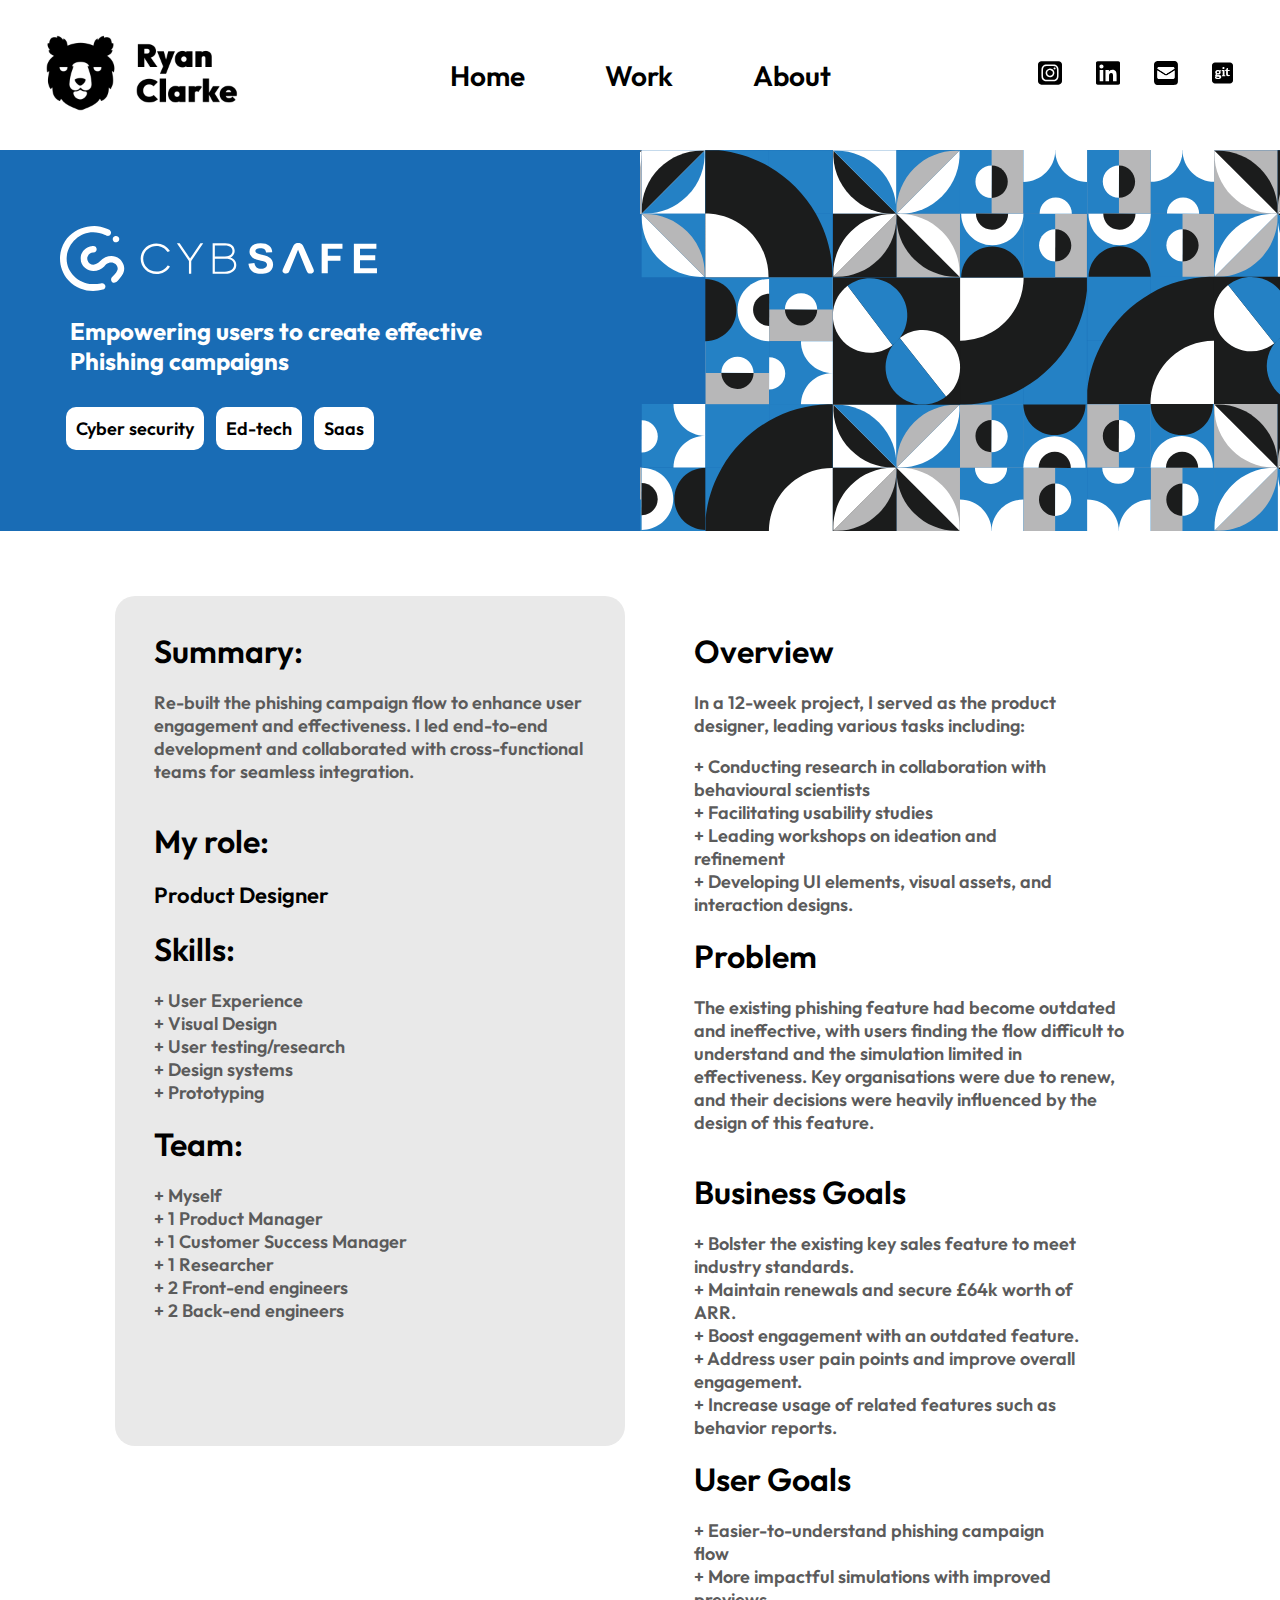
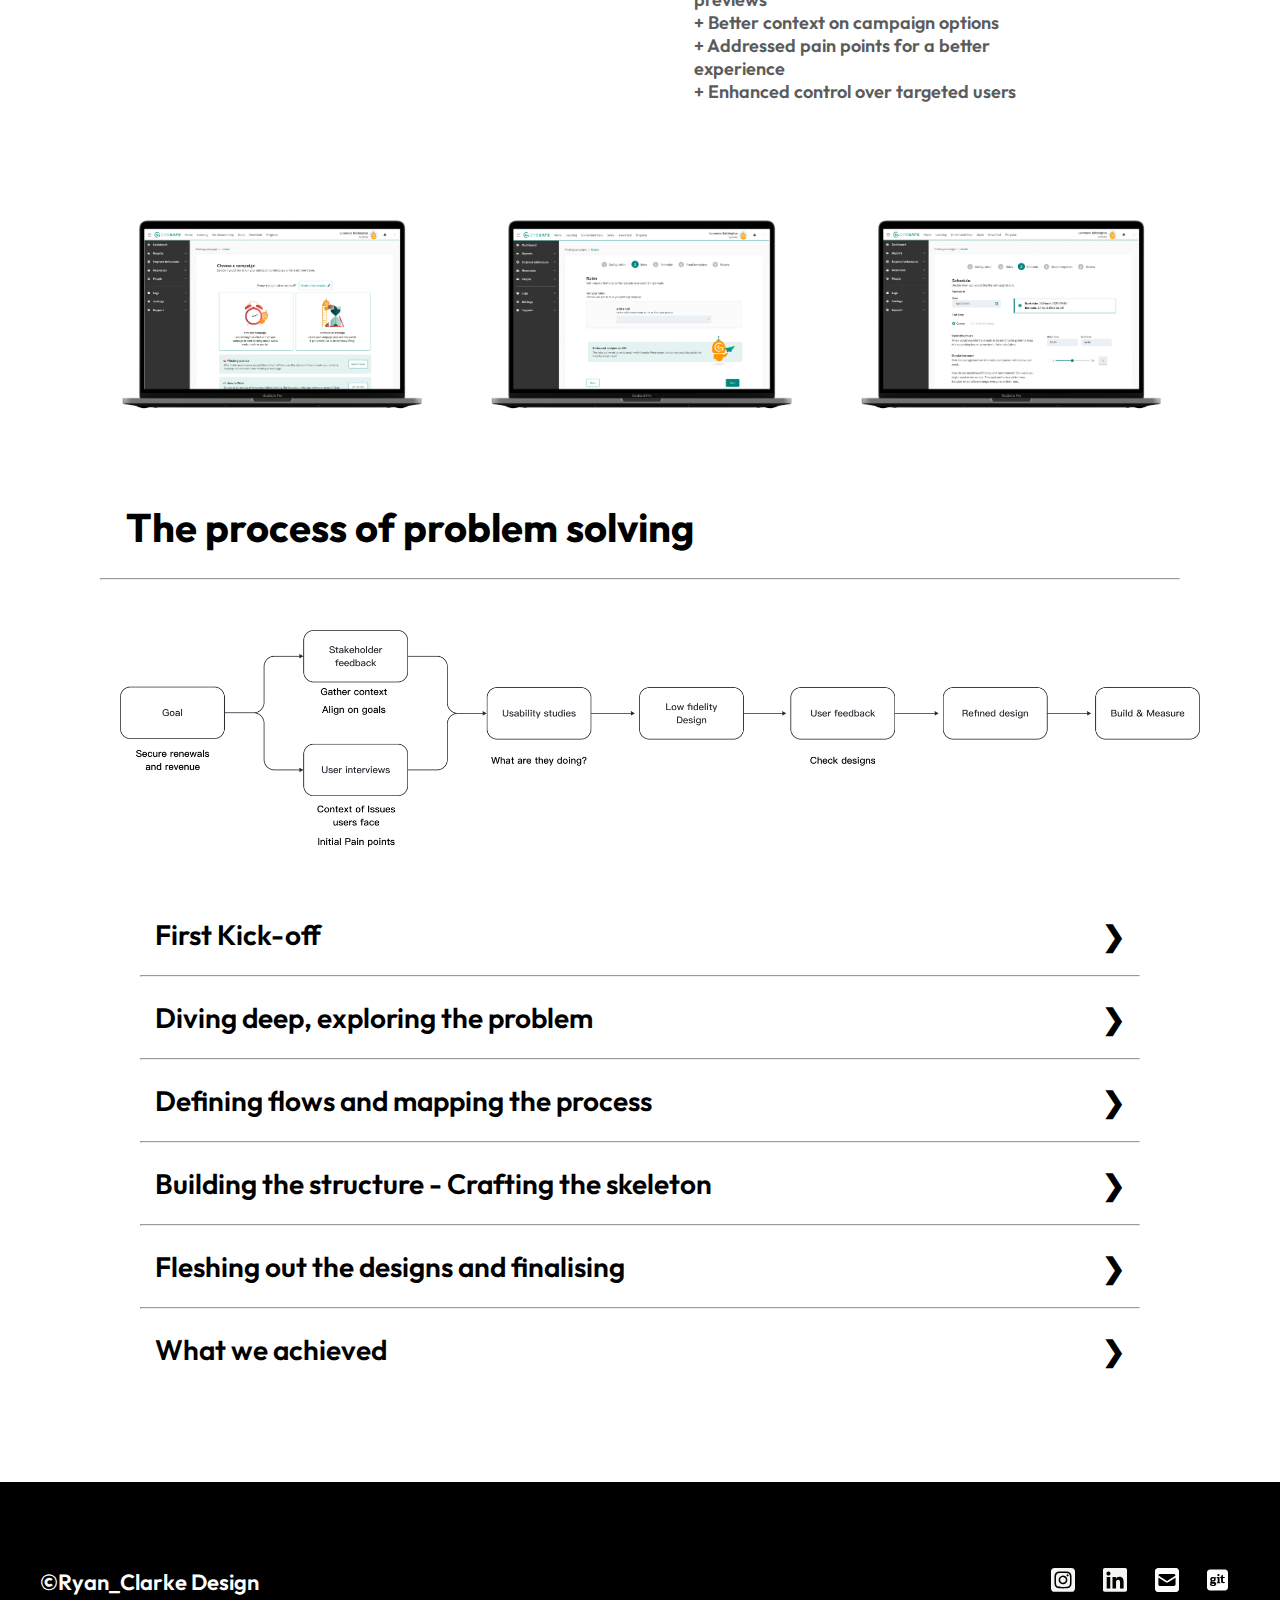
<file: cybsafe.html>
<!DOCTYPE html>
<html lang="en">

<head>
  <meta charset="UTF-8" />
  <meta name="viewport" content="width=device-width, initial-scale=1.0" />
  <meta http-equiv="X-UA-Compatible" content="ie=edge" />
  <title>CybSafe | Ryan Clarke</title>

  <link rel="preconnect" href="https://fonts.googleapis.com" />
  <link rel="preconnect" href="https://fonts.gstatic.com" crossorigin />
  <link href="https://fonts.googleapis.com/css2?family=Outfit:wght@100..900&display=swap" rel="stylesheet" />

  <link rel="preconnect" href="https://fonts.googleapis.com" />
  <link rel="preconnect" href="https://fonts.gstatic.com" crossorigin />
  <link
    href="https://fonts.googleapis.com/css2?family=Zilla+Slab:ital,wght@0,300;0,400;0,500;0,600;0,700;1,300;1,400;1,500;1,600;1,700&display=swap"
    rel="stylesheet" />

  <link rel="icon" href="Fav_icon.png" type="image/x-icon">

  <meta name="viewport" content="width=device-width, initial-scale=1.0" />

  <link rel="stylesheet" href="style_sheet.css" />

  <meta name="robots" content="noindex">

  <!-- Hotjar Tracking Code for https://www.ryan-clarke.co.uk/ -->

  <script>
    (function (h, o, t, j, a, r) {
      h.hj = h.hj || function () { (h.hj.q = h.hj.q || []).push(arguments) };
      h._hjSettings = { hjid: 2983579, hjsv: 6 };
      a = o.getElementsByTagName('head')[0];
      r = o.createElement('script'); r.async = 1;
      r.src = t + h._hjSettings.hjid + j + h._hjSettings.hjsv;
      a.appendChild(r);
    })(window, document, 'https://static.hotjar.com/c/hotjar-', '.js?sv=');
  </script>

</head>

<body>
  <!-- Navigation -->

  <nav>
    <div class="logo">
      <a href="/"><img src="Images/Logo.png" alt="Ryan Clarke - logo" /></a>
    </div>

    <div class="nav_links">
      <ul>
        <li class="title_h4"><a href="/">Home</a></li>
        <li class="title_h4"><a href="/work">Work</a></li>
        <li class="title_h4"><a href="/about">About</a></li>
      </ul>
    </div>

    <div class="icons">
      <a href="https://www.instagram.com/bare_marks/" target="_blank"><img src="Images/Icon_insta.svg" /></a>
      <a href="https://www.linkedin.com/in/ryan-clarke-a220/" target="_blank"><img src="Images/Icon_link.svg" /></a>
      <a href="mailto:ryanalanclarke@googlemail.com"><img src="Images/Icon_mail.svg" /></a>
      <a href="#"><img src="Images/Git.svg" /></a>
    </div>

    <div class="hamburger">
      <span></span>
      <span></span>
      <span></span>
    </div>
  </nav>

  <main>
    <!-- Banner content -->

    <div class="case_banner_1">
      <div class="left_content">
        <img src="Images/Cybsafe logo.svg" />
        <h2 class="title_h2_white">
          Empowering users to create effective Phishing campaigns
        </h2>
        <div class="tags_wo">
          <h6 class="title_h6">Cyber security</h6>
          <h6 class="title_h6">Ed-tech</h6>
          <h6 class="title_h6">Saas</h6>
        </div>
      </div>

      <div class="right_content">
        <img src="Images/Case_1 illustration.svg" />
      </div>
    </div>

    <!-- Casestudy summary -->

    <div class="Overview_container">
      <div class="summary">
        <div class="sum_content_1">
          <h3 class="title_h3">Summary:</h3>
          <p class="title_h6">
            Re-built the phishing campaign flow to enhance user engagement and
            effectiveness. I led end-to-end development and collaborated with
            cross-functional teams for seamless integration.
          </p>
        </div>

        <div class="sum_content_2">
          <h3 class="title_h3">My role:</h3>
          <h5 class="title_h5">Product Designer</h5>
        </div>

        <div class="sum_content_3">
          <h3 class="title_h3">Skills:</h3>
          <ul>
            <li>+ User Experience</li>
            <li>+ Visual Design</li>
            <li>+ User testing/research</li>
            <li>+ Design systems</li>
            <li>+ Prototyping</li>
          </ul>
        </div>

        <div class="sum_content_4">
          <h3 class="title_h3">Team:</h3>
          <ul>
            <li>+ Myself</li>
            <li>+ 1 Product Manager</li>
            <li>+ 1 Customer Success Manager</li>
            <li>+ 1 Researcher</li>
            <li>+ 2 Front-end engineers</li>
            <li>+ 2 Back-end engineers</li>
          </ul>
        </div>
      </div>

      <div class="overview">
        <div class="sum_content_1">
          <h3 class="title_h3">Overview</h3>
          <p class="title_h6">
            In a 12-week project, I served as the product designer, leading various tasks including:
          </p>
          <ul>
            <li>
              + Conducting research in collaboration with behavioural
              scientists
            </li>
            <li>+ Facilitating usability studies</li>
            <li>+ Leading workshops on ideation and refinement</li>
            <li>
              + Developing UI elements, visual assets, and interaction
              designs.
            </li>
          </ul>
        </div>

        <div class="sum_content_2">
          <h3 class="title_h3">Problem</h3>
          <p class="title_h6">
            The existing phishing feature had become outdated and ineffective,
            with users finding the flow difficult to understand and the
            simulation limited in effectiveness. Key organisations were due to
            renew, and their decisions were heavily influenced by the design
            of this feature.
          </p>
        </div>

        <div class="sum_content_3">
          <h3 class="title_h3">Business Goals</h3>
          <ul>
            <li>
              + Bolster the existing key sales feature to meet industry
              standards.
            </li>
            <li>+ Maintain renewals and secure £64k worth of ARR.</li>
            <li>+ Boost engagement with an outdated feature.</li>
            <li>
              + Address user pain points and improve overall engagement.
            </li>
            <li>
              + Increase usage of related features such as behavior reports.
            </li>
          </ul>
        </div>

        <div class="sum_content_4">
          <h3 class="title_h3">User Goals</h3>
          <ul>
            <li>+ Easier-to-understand phishing campaign flow</li>
            <li>+ More impactful simulations with improved previews</li>
            <li>+ Better context on campaign options</li>
            <li>+ Addressed pain points for a better experience</li>
            <li>+ Enhanced control over targeted users</li>
          </ul>
        </div>
      </div>
    </div>

    <!-- 3 Image container -->

    <div class="block_images">
      <div class="mock_up_1">
        <img src="Images/Phish_mock_1.png" />
      </div>
      <div class="mock_up_2">
        <img src="Images/Phish_mock_2.png" />
      </div>
      <div class="mock_up_3">
        <img src="Images/Phish_mock_3.png" />
      </div>
    </div>

    <!-- Process Image -->

    <div class="process_block">
      <h2 class="title_h2">The process of problem solving</h2>
      <hr />
      <div class="process_img">
        <img src="Images/Case 1 process.png" />
      </div>
    </div>

    <div class="accordion">

      <!-- Block 1 -->

      <div class="accordion-item">
        <input type="checkbox" id="section1" class="accordion-checkbox" />
        <label for="section1" class="accordion-label">First Kick-off</label>
        <div class="accordion-content">
          <div class="padding">
            <h6 class="title_h6">
              The first key step was to reach out to key stakeholders in the
              business to understand more of why these processes had fallen
              behind, what problems were being reported and what areas needed
              to be addressed etc. This was to establish a baseline of the
              organisation's understanding and also establish next steps.
            </h6>

            <h4 class="title_h4">User interviews:</h4>
            <h6 class="title_h6">
              The next step was to engage with admins who had expressed
              concerns or a keen interest in utilising phishing techniques.
              Our aim was to understand their specific challenges and
              experiences firsthand, gaining insight into their perspectives
              and needs.
            </h6>

            <h4 class="title_h4">Key Insights:</h4>
            <ul class="accordion_ul">
              <li>
                + The first thing we noticed was that admins were presented
                with too many choices upon entering the flow and this meant
                they were reluctant to make a choice overall
              </li>
              <li>
                + The terminology was difficult to understand - the frequency
                of phishing reports was not clear so admins were worried about
                spamming their organisation with loads of fake emails
              </li>
              <li>
                + Admins did not understand the three campaign types or what
                they offered so we needed to add further clarity
              </li>
            </ul>

            <div class="colour_block">
              <div class="colour_content">
                <h4 class="title_h4_wo">Thought process</h4>
                <h6 class="title_h6_wo">
                  At this point, our squad had limited knowledge about
                  phishing, as we were newly formed. The phishing feature had
                  been part of the platform for over three years without any
                  updates. During its initial development, the company lacked
                  the resources to further improve it. Consequently, user
                  needs had changed over time, and the codebase required
                  restructuring.
                </h6>

                <h6 class="title_h6_wo">
                  I spoke to stakeholders to further understand how it had
                  been built and why it had been built that way. I then wanted
                  to speak to users to understand how they used phishing and
                  to validate the problems that had been flagged from customer
                  success.
                </h6>
              </div>
            </div>
          </div>
        </div>
      </div>

      <hr />

      <!-- Block 2 -->

      <div class="accordion-item">
        <input type="checkbox" id="section2" class="accordion-checkbox" />
        <label for="section2" class="accordion-label">Diving deep, exploring the problem</label>
        <div class="accordion-content">
          <div class="padding">
            <p class="italic"><em>Initial Phishing campaign flow:</em></p>
            <img src="Images/Initial phish image.png" alt="Initial Phishing Campaign Flow" />

            <h4 class="title_h4">Usability studies:</h4>
            <h6 class="title_h6">
              Following discussions with our team and users, we decided to
              observe users as they navigated through the initial phishing
              process. This hands-on approach offered valuable insights,
              helping us better grasp the challenges we faced and the
              potential opportunities ahead. We realised that while user
              interviews had pinpointed some issues, observing users during
              actual campaigns was crucial to gain deeper insights and address
              underlying concerns effectively.
            </h6>

            <h4 class="title_h4">Key Insights:</h4>
            <ul class="accordion_ul">
              <li>
                <em>
                  + "I'm concerned about inundating our organisation with
                  numerous phishing emails." Admins were uncertain about the
                  volume and content of emails they might send, fearing
                  excessive distribution.</em>
              </li>
              <li>
                <em>
                  + The campaign's start time isn't clear - shouldn't it begin
                  on the same day?" There was confusion regarding the
                  commencement and duration of campaigns, requiring clearer
                  communication.</em>
              </li>
              <li>
                <em>
                  + "I'd like to preview campaigns before sending them out."
                  Admins sought a testing option to evaluate the service
                  before launch.</em>
              </li>
              <li>
                <em>
                  + "I need more than just groups; it would be beneficial to
                  have finer control over targeting vulnerable areas." Admins
                  desired increased precision in selecting and targeting
                  potential vulnerabilities within the organisation.</em>
              </li>
            </ul>

            <div class="colour_block">
              <div class="colour_content">
                <h4 class="title_h4_wo">Thought process</h4>
                <h6 class="title_h6_wo">
                  Having initially dived into the problem by speaking to
                  customer success and other key stakeholders and also
                  speaking to users who had reached out we decided to perform
                  usability studies of the current platform to give greater
                  context to the issues both reported and to get a more developed
                  idea of where the current flows were lacking and the areas
                  of opportunity. This proved useful as we discovered insights
                  that meant we were confident to proceed.
                </h6>
              </div>
            </div>
          </div>
        </div>
      </div>

      <hr />

      <!-- Block 3 -->

      <div class="accordion-item">
        <input type="checkbox" id="section3" class="accordion-checkbox" />
        <label for="section3" class="accordion-label">Defining flows and mapping the process</label>
        <div class="accordion-content">
          <div class="padding">
            <h4 class="title_h4">User flows:</h4>

            <h6 class="title_h6">
              I began by outlining task flows to grasp the problem statement
              and visualise potential flow structures, focusing on key
              elements. Next, I analysed the information architecture
              alongside the PM to comprehend the campaign foundation and key
              areas. We then discussed it as a squad in order to refine the
              initial flows, condensing them into manageable steps that would
              deliver maximum value efficiently.
            </h6>

            <div class="flow_img">
              <p class="title_h6_pad">
              <p class="italic"><em>The different phishing flows</em></p>
              </p>
              <img src="Images/Phishing flows.png" alt="Initial Phishing Campaign Flow" />
            </div>

            <div class="colour_block">
              <div class="colour_content">
                <h4 class="title_h4_wo">Thought process</h4>
                <h6 class="title_h6_wo">
                  Mapping out the flows based on what currently exsisted and
                  what we could then add helped to clarify to stakeholders
                  what we were aiming to achieve and to visualise the work so
                  everyone was onboard with the general scope of work and the
                  solutions we had prioritised.
                </h6>
              </div>
            </div>
          </div>
        </div>
      </div>

      <hr />

      <!-- Block 4 -->

      <div class="accordion-item">
        <input type="checkbox" id="section4" class="accordion-checkbox" />
        <label for="section4" class="accordion-label">Building the structure - Crafting the skeleton</label>
        <div class="accordion-content">
          <div class="padding">
            <h4 class="title_h4">
              I followed the steps below in the design phase:
            </h4>

            <ul>
              <li>1. Paper Sketches</li>
              <li>2. Low-fidelity wireframes with variations (Discussion with engineering)</li>
              <li>3. Mid-fidelity wireframes</li>
              <li>4. Hi-fidelity design</li>
            </ul>

            <div class="wireframes">
              <p class="title_h6_pad"><em>Phishing flow wireframes:</em></p>

              <img src="Images/Step_1.png" alt="Initial Phishing Campaign Flow" />
              <img src="Images/step_2.png" alt="Initial Phishing Campaign Flow" />
              <img src="Images/step_3.png" alt="Initial Phishing Campaign Flow" />
              <img src="Images/step_4.png" alt="Initial Phishing Campaign Flow" />
            </div>

            <div class="colour_block">
              <div class="colour_content">
                <h4 class="title_h4_wo">Thought process</h4>
                <h6 class="title_h6_wo">
                  Having defined the problem areas and user pain points, I
                  moved on to wireframing. I started with pencil sketches and
                  then used Whimsical to create rough flows. I developed a
                  range of flows and presented them to the squad. We
                  collaboratively evaluated and refined the designs, ensuring
                  they were feasible and user-centered.

                  From this point I then reached out to the users we had initially
                  interviewed to get their thoughts and to help further refine
                  the design so that is targetted key pain points.
                </h6>
              </div>
            </div>
          </div>
        </div>
      </div>

      <hr />

      <!-- Block 5 -->

      <div class="accordion-item">
        <input type="checkbox" id="section5" class="accordion-checkbox" />
        <label for="section5" class="accordion-label">Fleshing out the designs and finalising</label>
        <div class="accordion-content">
          <div class="padding">
            <h4 class="title_h4">Refining the Hi-fidleity designs</h4>
            <h6 class="title_h6">
              We overhauled the flow and produced a simple step process in
              order to help simplify the process by taking the three campaigns
              and putting them into separate flows as well as offering more
              context on what each does - this was also supplemented by
              introducing supplementary pages.
            </h6>

            <p class="italic"><em>Phishing flow wireframes:</em></p>

            <div class="wireframes">
              <img src="Images/Phish_step_1.png" alt="Initial Phishing Campaign Flow" />

              <h6 class="title_h6">
                A key issue was that we provided three campaigns but each were involved in the
                exsisting flow and could only be distinguished by picking certain settings. This
                made it harder to understand for admins as they weren't clear on the key differences.
                We split the flows out and added context as to what each campaign led to in order to
                simplify the process.
              </h6>

              <img src="Images/Phish_step_2.png" alt="Initial Phishing Campaign Flow" />

              <h6 class="title_h6">
                We also helped to improve the campaign set-up - this involved
                a lot of back-end fixes as campaigns did not start
                instantaneously and would start at the beginning of the week.
                We helped to clarify the the total number of emails sent each
                week to assure admins they wouldn't spam their organisation.
              </h6>

              <img src="Images/Phish_step_3.png" alt="Initial Phishing Campaign Flow" />

              <h6 class="title_h6_spc">
               Another point that Admins raised was that the email campaigns were unclear when setting the number
                of emails their organisation would recieve. We added a simple slider to give them greater control 
                and a dynamic image that would help inform them how many emails they would send out to their
                organisation.
              </h6>

              <div class="colour_block">
                <h6 class="title_h6_wo">
                  The next step was to release this as a contained BETA to the
                  specific users who had fed back and were due to renew. This
                  meant we could get feedback quickly and get direct feedback on
                  the implemented designs.
              </div>
              </h6>
            </div>
          </div>
        </div>
      </div>

      <hr />

      <!-- Block 6 -->

      <div class="accordion-item">
        <input type="checkbox" id="section6" class="accordion-checkbox" />
        <label for="section6" class="accordion-label">What we achieved</label>
        <div class="accordion-content">
          <div class="padding">
            <h4 class="title_h4">Feedback from Beta users</h4>

            <ul class="accordion_ul">
              <h6 class="title_h6">User Engagement and Satisfaction:</h6>
              <li>
                + 85% of beta users reported an improvement in the overall
                user experience of the phishing feature.
              </li>
              <li>
                + 80% of beta testers found the new interface more intuitive
                and easier to navigate.
              </li>
              <li>
                + 78% of users stated that the clarity of the phishing
                campaign setup process had significantly improved.
              </li>
            </ul>

            <ul class="accordion_ul">
              <h6 class="title_h6">Feature Effectiveness:</h6>
              <li>
                + 60% increase in successful phishing campaign completions
                compared to the old system.
              </li>
              <li>
                + 82% reduction in user-reported issues and confusion during
                campaign setup.
              </li>
              <li>
                + 34% decrease in the time required to set up a phishing
                campaign.
              </li>
            </ul>

              <iframe style="border: 1px solid rgba(0, 0, 0, 0.1);" width="100%" height="450"
                src="https://www.figma.com/embed?embed_host=share&url=https%3A%2F%2Fwww.figma.com%2Fdesign%2FIbkXvDw8Jo6o3JJvB1tY4Z%2FRyan-Clarke---collective-work%3Fnode-id%3D448-2022%26t%3D2tDXODi6SefeTcVj-1"
                allowfullscreen></iframe>

            <h6 class="title_h6">Post Beta results</h6>

            <ul class="accordion_ul">
              <li>
                + Usage of the Report pages used rose from 6% up to 11%
                overall - this meant there was a reduction in the churn rate
                as well as improved levels of engagement for a key part of the
                product.
              </li>
              <li>
                + Improved phishing flow ARR was valued £64k - This also helped
                to retain important customers dependant on this feature.
              </li>
            </ul>
          </div>
        </div>
      </div>
    </div>
  </main>

  <!-- Footer -->

  <footer>
    <h5 class="title_h5_white">©Ryan_Clarke Design</h5>

    <div class="icon_reverse">
      <a href="https://www.instagram.com/bare_marks/" target="_blank"><img src="Images/Insta_wo.svg" /></a>
      <a href="https://www.linkedin.com/in/ryan-clarke-a220/" target="_blank"><img src="Images/Link_wo.svg" /></a>
      <a href="mailto:ryanalanclarke@googlemail.com"><img src="Images/Email_wo.svg" /></a>
      <a href="#"><img src="Images/Git_wo.svg" /></a>
    </div>
  </footer>

  <script src="index.js"></script>
</body>

</html>
</file>
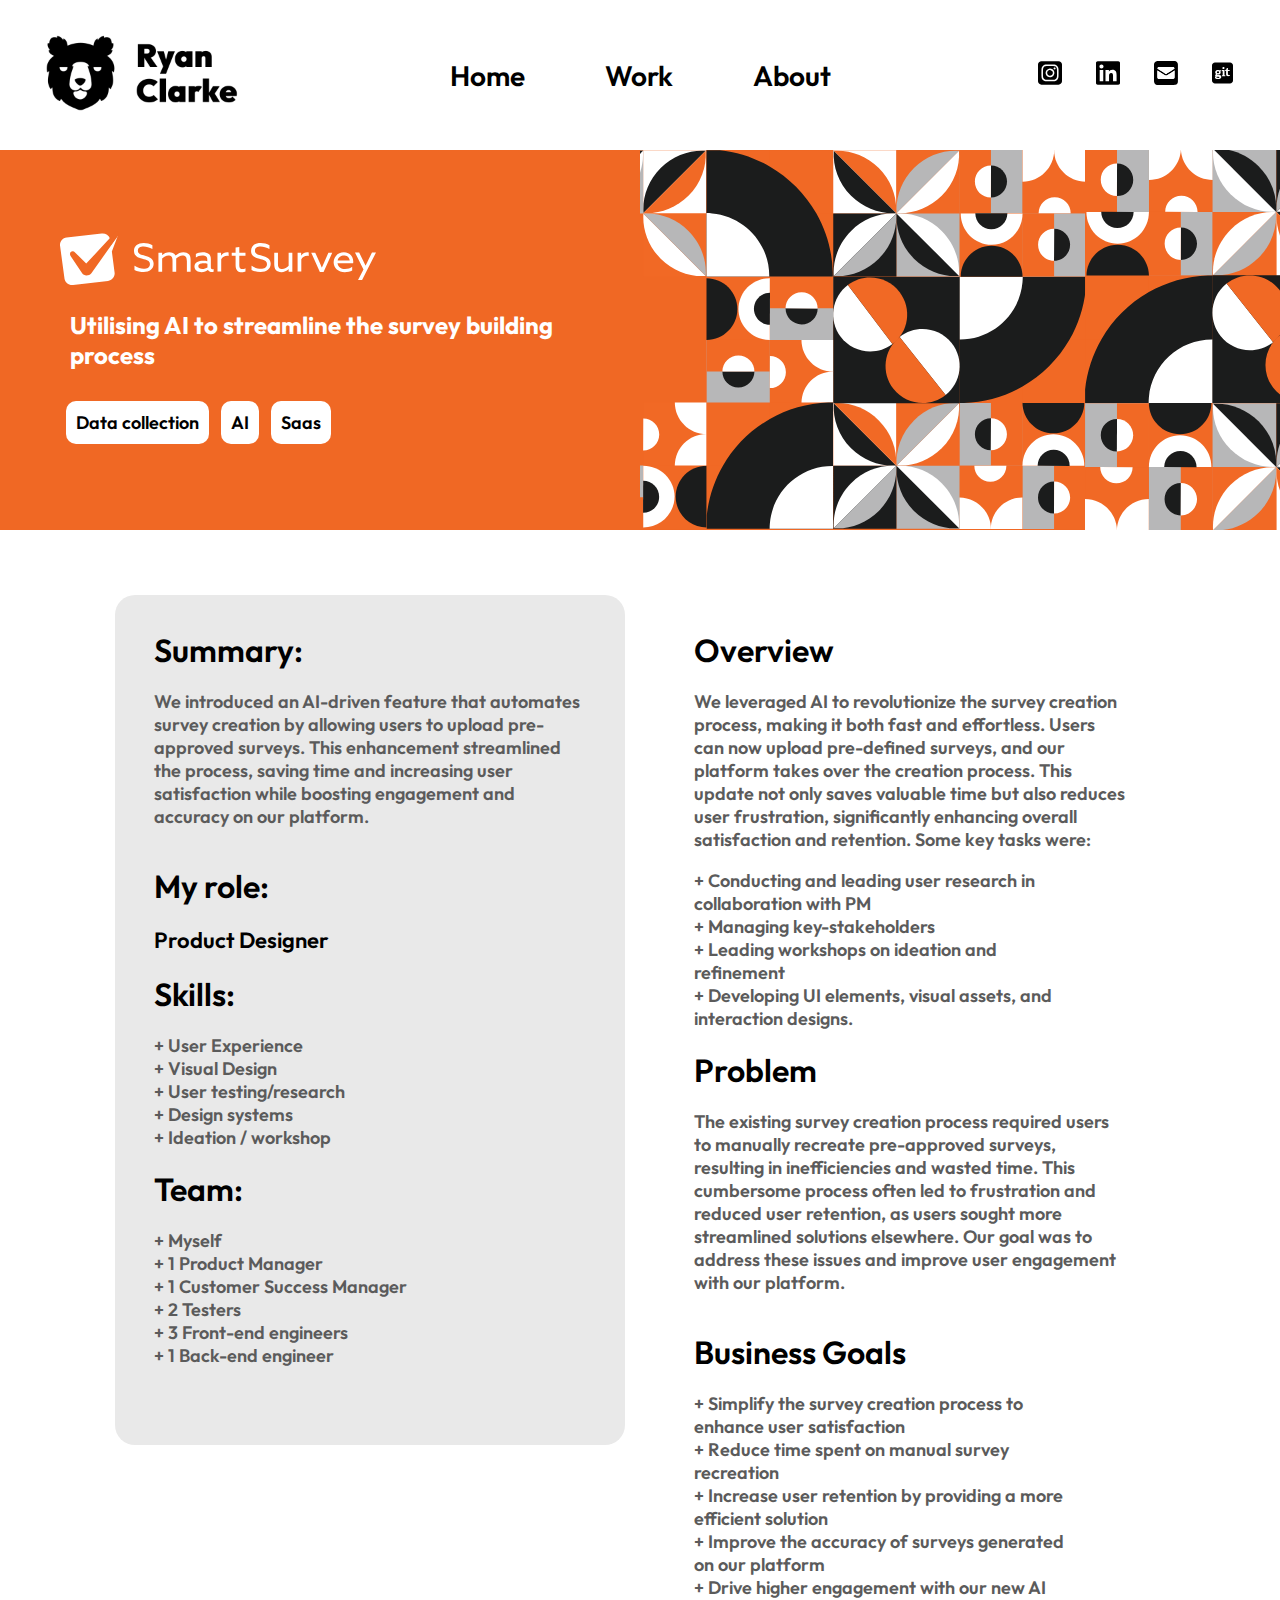
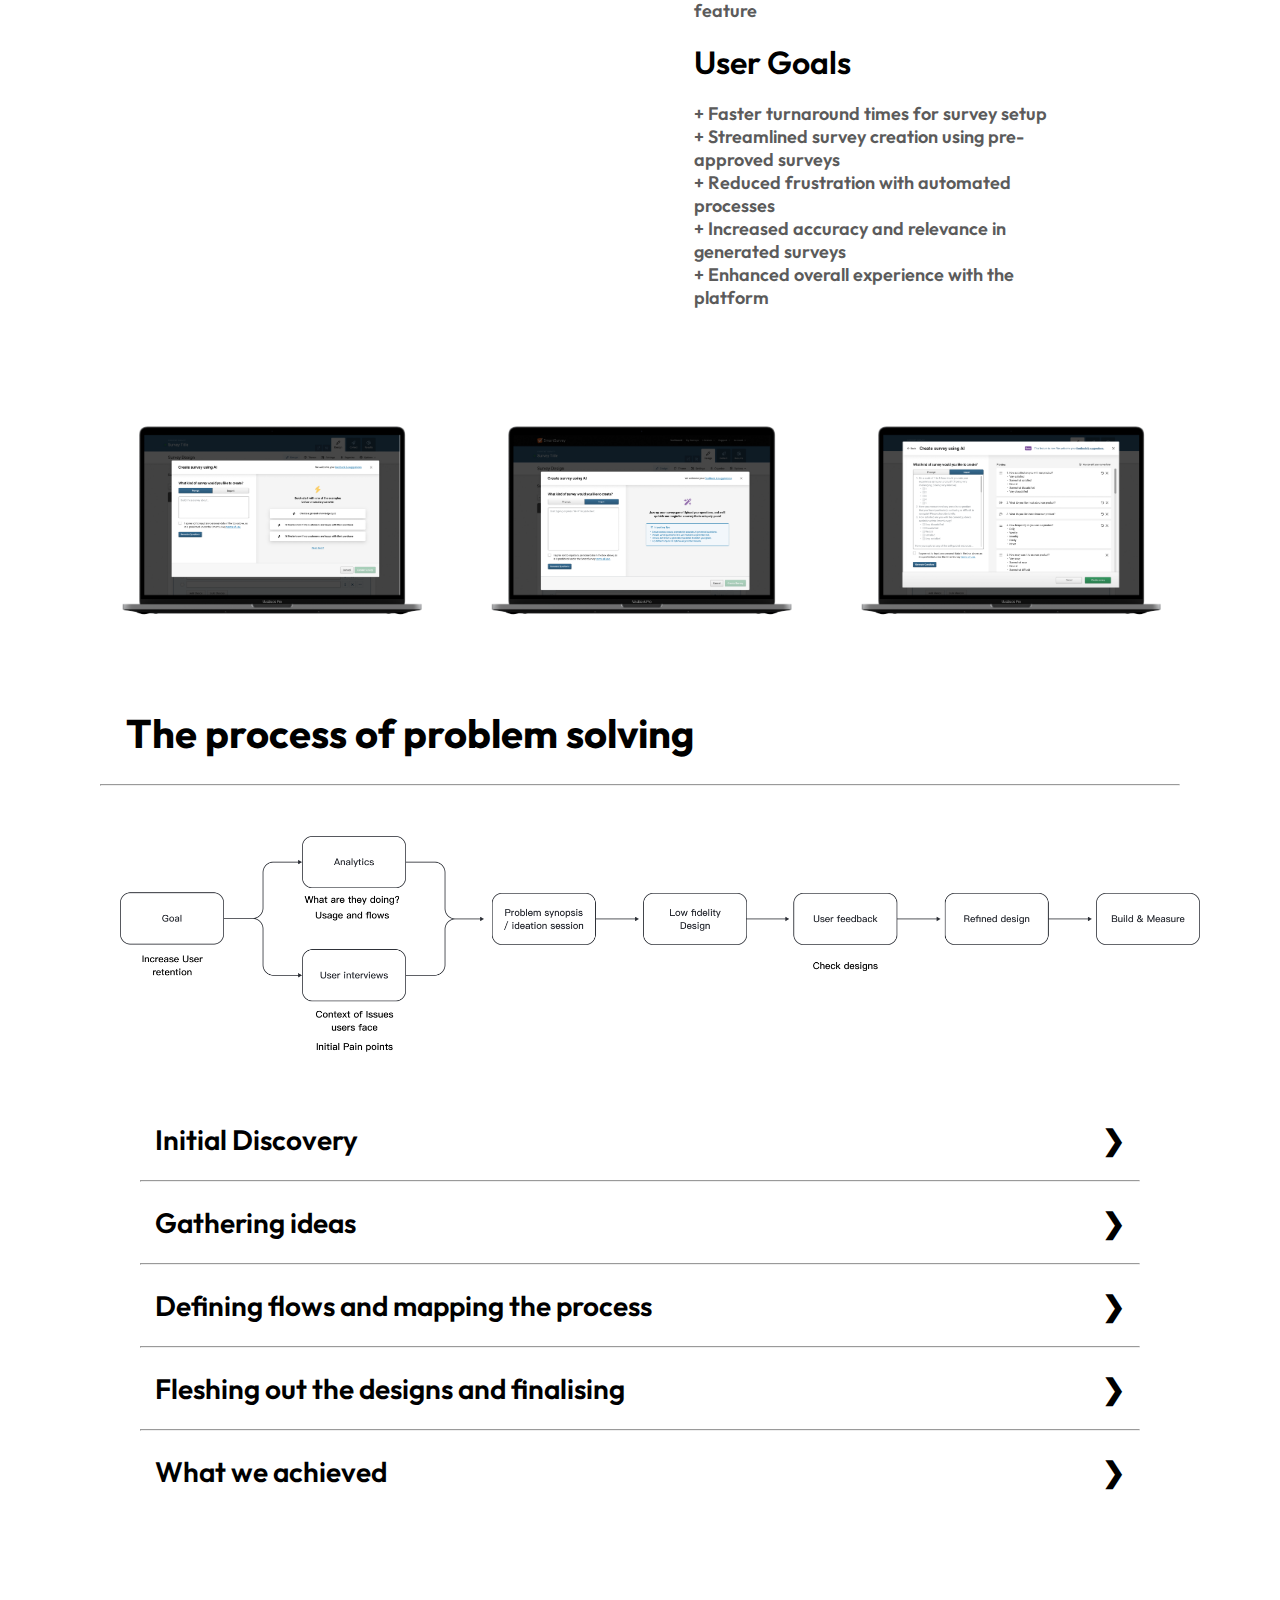
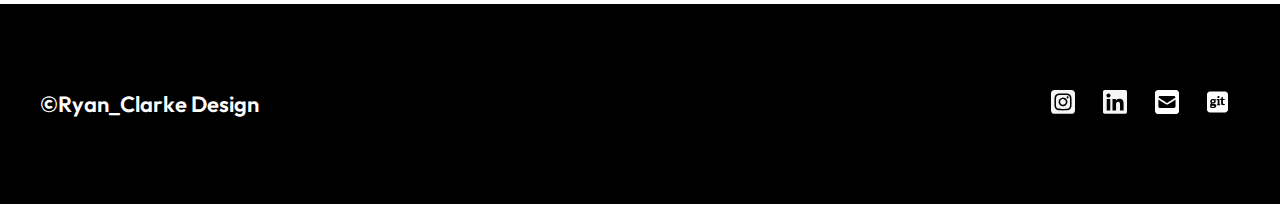
<file: smart-survey.html>
<!DOCTYPE html>
<html lang="en">

<head>
    <meta charset="UTF-8" />
    <meta name="viewport" content="width=device-width, initial-scale=1.0" />
    <meta http-equiv="X-UA-Compatible" content="ie=edge" />
    <title>SmartSurvey | Ryan Clarke</title>

    <link rel="preconnect" href="https://fonts.googleapis.com" />
    <link rel="preconnect" href="https://fonts.gstatic.com" crossorigin />
    <link href="https://fonts.googleapis.com/css2?family=Outfit:wght@100..900&display=swap" rel="stylesheet" />

    <link rel="preconnect" href="https://fonts.googleapis.com" />
    <link rel="preconnect" href="https://fonts.gstatic.com" crossorigin />
    <link
        href="https://fonts.googleapis.com/css2?family=Zilla+Slab:ital,wght@0,300;0,400;0,500;0,600;0,700;1,300;1,400;1,500;1,600;1,700&display=swap"
        rel="stylesheet" />

    <link rel="icon" href="Fav_icon.png" type="image/x-icon">

    <meta name="viewport" content="width=device-width, initial-scale=1.0">

    <link rel="stylesheet" href="style_sheet.css" />

    <meta name="robots" content="noindex">

    <!-- Hotjar Tracking Code for https://www.ryan-clarke.co.uk/ -->

    <script>
        (function (h, o, t, j, a, r) {
            h.hj = h.hj || function () { (h.hj.q = h.hj.q || []).push(arguments) };
            h._hjSettings = { hjid: 2983579, hjsv: 6 };
            a = o.getElementsByTagName('head')[0];
            r = o.createElement('script'); r.async = 1;
            r.src = t + h._hjSettings.hjid + j + h._hjSettings.hjsv;
            a.appendChild(r);
        })(window, document, 'https://static.hotjar.com/c/hotjar-', '.js?sv=');
    </script>

</head>

<body>

    <!-- Navigation -->

    <nav>
        <div class="logo">
            <a href="/"><img src="Images/Logo.png" alt="Ryan Clarke - logo" /></a>
        </div>

        <div class="nav_links">
            <ul>
                <li class="title_h4"><a href="/">Home</a></li>
                <li class="title_h4"><a href="/work">Work</a></li>
                <li class="title_h4"><a href="/about">About</a></li>
            </ul>
        </div>

        <div class="icons">
            <a href="https://www.instagram.com/bare_marks/" target="_blank"><img src="Images/Icon_insta.svg" /></a>
            <a href="https://www.linkedin.com/in/ryan-clarke-a220/" target="_blank"><img
                    src="Images/Icon_link.svg" /></a>
            <a href="mailto:ryanalanclarke@googlemail.com"><img src="Images/Icon_mail.svg" /></a>
            <a href="#"><img src="Images/Git.svg" /></a>
        </div>

        <div class="hamburger">
            <span></span>
            <span></span>
            <span></span>
        </div>

    </nav>

    <main>

        <!-- Banner content -->

        <div class="case_banner_2">
            <div class="left_content">
                <img src="Images/SmartSurvey.svg">
                <h2 class="title_h2_white">Utilising AI to streamline the survey building process</h2>
                <div class="tags_wo">
                    <h6 class="title_h6">Data collection</h6>
                    <h6 class="title_h6">AI</h6>
                    <h6 class="title_h6">Saas</h6>
                </div>
            </div>

            <div class="right_content">
                <img src="Images/Case_2_illustration.svg">
            </div>

        </div>

        <!-- Casestudy summary -->

        <div class="Overview_container">

            <div class="summary">

                <div class="sum_content_1">
                    <h3 class="title_h3">Summary:</h3>
                    <p class="title_h6">We introduced an AI-driven feature that automates survey creation by allowing
                        users to upload pre-approved surveys. This enhancement streamlined the process, saving time and
                        increasing user satisfaction while boosting engagement and accuracy on our platform.</p>
                </div>

                <div class="sum_content_2">
                    <h3 class="title_h3">My role:</h3>
                    <h5 class="title_h5">Product Designer</h5>
                </div>

                <div class="sum_content_3">
                    <h3 class="title_h3">Skills:</h3>
                    <ul>
                        <li>+ User Experience</li>
                        <li>+ Visual Design</li>
                        <li>+ User testing/research</li>
                        <li>+ Design systems</li>
                        <li>+ Ideation / workshop</li>
                    </ul>
                </div>

                <div class="sum_content_4">
                    <h3 class="title_h3">Team:</h3>
                    <ul>
                        <li>+ Myself</li>
                        <li>+ 1 Product Manager</li>
                        <li>+ 1 Customer Success Manager</li>
                        <li>+ 2 Testers</li>
                        <li>+ 3 Front-end engineers</li>
                        <li>+ 1 Back-end engineer</li>
                    </ul>
                </div>

            </div>

            <div class="overview">

                <div class="sum_content_1">
                    <h3 class="title_h3">Overview</h3>
                    <p class="title_h6">We leveraged AI to revolutionize the survey
                        creation process, making it both fast and effortless. Users can now upload pre-defined surveys,
                        and our platform takes over the creation process. This update not only saves valuable time but
                        also reduces user frustration, significantly enhancing overall satisfaction and retention.
                        Some key tasks were:</p>
                    <ul>
                        <li>+ Conducting and leading user research in collaboration with PM</li>
                        <li>+ Managing key-stakeholders</li>
                        <li>+ Leading workshops on ideation and refinement</li>
                        <li>+ Developing UI elements, visual assets, and interaction designs.</li>
                    </ul>
                </div>

                <div class="sum_content_2">
                    <h3 class="title_h3">Problem</h3>
                    <p class="title_h6">The existing survey creation process required users to manually recreate
                        pre-approved surveys, resulting in inefficiencies and wasted time. This cumbersome process often
                        led to frustration and reduced user retention, as users sought more streamlined solutions
                        elsewhere. Our goal was to address these issues and improve user engagement with our platform.
                    </p>
                </div>

                <div class="sum_content_3">
                    <h3 class="title_h3">Business Goals</h3>
                    <ul>
                        <li>+ Simplify the survey creation process to enhance user satisfaction</li>
                        <li>+ Reduce time spent on manual survey recreation</li>
                        <li>+ Increase user retention by providing a more efficient solution</li>
                        <li>+ Improve the accuracy of surveys generated on our platform</li>
                        <li>+ Drive higher engagement with our new AI feature</li>
                    </ul>
                </div>

                <div class="sum_content_4">
                    <h3 class="title_h3">User Goals</h3>
                    <ul>
                        <li>+ Faster turnaround times for survey setup</li>
                        <li>+ Streamlined survey creation using pre-approved surveys</li>
                        <li>+ Reduced frustration with automated processes</li>
                        <li>+ Increased accuracy and relevance in generated surveys</li>
                        <li>+ Enhanced overall experience with the platform</li>
                    </ul>
                </div>

            </div>

        </div>

        <!-- 3 Image container -->

        <div class="block_images">
            <div class="mock_up_1"><img src="Images/SS mock 1.png"></div>
            <div class="mock_up_2"><img src="Images/SS mock 2.png"></div>
            <div class="mock_up_3"><img src="Images/SS mock 3.png"></div>
        </div>

        <!-- Process Image -->

        <div class="process_block">
            <h2 class="title_h2">The process of problem solving</h2>
            <hr>
            <div class="process_img">
                <img src="Images/Case 2 process.png">
            </div>

        </div>

        <div class="accordion">

            <!-- Block 1 -->

            <div class="accordion-item">
                <input type="checkbox" id="section1" class="accordion-checkbox">
                <label for="section1" class="accordion-label">Initial Discovery</label>
                <div class="accordion-content">
                    <div class="padding">
                        <h6 class="title_h6">
                            After completing another project, I gathered feedback from 15 users about the sign-up
                            process and their survey-building methods. I observed that many users had pre-set questions
                            but still had to manually build each question, so I asked them about this issue.
                        </h6>

                        <h4 class="title_h4">Key Insights:</h4>
                        <ul class="accordion_ul">
                            <li>"You know, creating surveys can be quite a process. First, I have to draft
                                the questions and get them approved by different departments to ensure they align with
                                our standards and goals so often we already have a word doc to begin with that is
                                pre-determined”.</li>

                            <li>”I think thats were a lot of my time goes because once it’s built all you have to do
                                is distribute it which is easy”</li>

                            <li>”I find Creating surveys involves a lot of back-and-forth. Our questions are usually
                                reviewed by various departments for approval, and then build it using SmartSurvey . It’s
                                a bit of a hassle. If there was a way to upload a document or something then perhaps
                                that would be easier - I think Qualtrics used to let me do that.”</li>

                            <li>"Deciding on the right question types can be tricky for us. We receive templates for
                                surveys to create, but sometimes we're uncertain about which questions will work best."
                            </li>
                        </ul>

                        <div class="colour_block_2">
                            <div class="colour_content">
                                <h4 class="title_h4_wo">Thought process</h4>
                                <h6 class="title_h6_wo">I shared my findings with my PM, who acknowledged the issue but
                                    didn’t prioritize it for the roadmap. We decided to address it as a hack-day project
                                    to explore it efficiently without disrupting the team’s work. I then organized an
                                    ideation session with stakeholders from customer success, sales, engineering, and my
                                    product manager.</h6>
                                </h6>
                            </div>
                        </div>
                    </div>
                </div>
            </div>

            <hr>

            <!-- Block 2 -->

            <div class="accordion-item">
                <input type="checkbox" id="section2" class="accordion-checkbox">
                <label for="section2" class="accordion-label">Gathering ideas</label>
                <div class="accordion-content">
                    <div class="padding">
                        <h6 class="title_h6"><em>Ideation session board</em></h6>
                        <img src="Images/Impact _ Effort ss.png" alt="Ideation Board">

                        <h4 class="title_h4">Problem Defenition</h4>
                        <h6 class="title_h6">The challenge lies in efficiently integrating pre-built surveys into our
                            platform. Users face uncertainty in selecting optimal question types and encounter delays in
                            obtaining necessary approvals from stakeholders. Our goal is to streamline this process,
                            ensuring surveys are user-friendly, align with organisational standards, and meet user
                            expectations seamlessly.
                        </h6>

                        <h4 class="title_h4">The ideation workshop</h4>
                        <h6 class="title_h6">During the ideation session, I defined the problem and presented my
                            findings to the team. We then generated ideas and refined HMW (How Might We) statements to
                            ensure our solutions were focused on the user's needs.
                        </h6>

                        <h4 class="title_h4">Chosen path</h4>
                        <h6 class="title_h6">We refined and prioritized our ideas, then used an impact/effort matrix to
                            evaluate their value and required effort. We decided to use AI for several reasons:
                        </h6>

                        <ul>
                            <li>It was scalable and consistent - AI can handle a large amount of surveys and is
                                incredibly accurate.</li>
                            <li>Cost efficent - This minimised resources and reduced the build time - We also could
                                integrate with our exsisting AI offering.</li>
                            <li>It would meet the users pain-point by reducing the time taken and helping suggest
                                appropriate question types.</li>
                        </ul>

                        <h4 class="title_h4">Analytics</h4>
                        <h6 class="title_h6">We had recently introduced an AI feature that generates question lists,
                            providing an opportunity to automate the survey process. I analyzed AI usage data, which
                            showed strong user interest, supporting the development of a lightweight MVP and potentially
                            avoiding a lengthy development cycle.

                        </h6>

                        <img class="end_img" src="Images/Analytics.png" alt="Ideation Board">

                        <div class="colour_block_2">
                            <div class="colour_content">
                                <h4 class="title_h4_wo">Thought process</h4>
                                <h6 class="title_h6_wo">At this point, I had customer feedback, internal buy-in, and
                                    analytics to support potential usage. Next, I aimed to explore different
                                    implementation flows and develop various approaches for the feature.
                                </h6>
                            </div>
                        </div>
                    </div>
                </div>
            </div>

            <hr>

            <!-- Block 3 -->

            <div class="accordion-item">
                <input type="checkbox" id="section3" class="accordion-checkbox">
                <label for="section3" class="accordion-label">Defining flows and mapping the process</label>
                <div class="accordion-content">
                    <div class="padding">
                        <h4 class="title_h4">User requirements:</h4>

                        <ul>
                            <li>Implement a text box where users can copy and paste pre-built survey content.</li>
                            <li>Develop an AI system that analyzes the pasted text and generates corresponding survey
                                questions and formats.</li>
                            <li>Enable the AI to recommend the most suitable question types (e.g., multiple-choice,
                                open-ended) based on the content of the pasted text.</li>
                            <li>Include a feature that allows users to regenerate or modify questions if the initial
                                AI-generated output is incorrect or suboptimal.</li>
                            <li>Implement a feedback mechanism where users can rate the accuracy of the AI-generated
                                questions.</li>
                            <li>Provide a real-time preview of the generated survey questions as users input text.
                            </li>
                        </ul>

                        <h6 class="title_h6_spc">In order to create an MVP we decided to add onto the current AI flow
                            for prompts as this meant it was easier for users to discover, would not interrupt squad
                            work and meant we could tap into a steady stream of users already using the product.
                            <br>
                            <br>
                            Having discussed requirements, how we could utilise it in the current platform and
                            establishing the rough flow meant I could start with the initial designs.
                        </h6>

                        <h4 class="title_h4">Initial Designs</h4>

                        <iframe style="border: 1px solid rgba(0, 0, 0, 0.1);" width="800" height="450"
                            src="https://www.figma.com/embed?embed_host=share&url=https%3A%2F%2Fwww.figma.com%2Fdesign%2FIbkXvDw8Jo6o3JJvB1tY4Z%2FRyan-Clarke---collective-work%3Fnode-id%3D1-35%26t%3D2tDXODi6SefeTcVj-1"
                            allowfullscreen></iframe>

                        <h6 class="title_h6">
                            From this point I then reached out to previous users to get their initial thoughts and
                            responses on our proposed solution and was met with overall positive responses altohugh it
                            did give us more to consider which helped mitigate later issues.

                            <ul>
                                <li>"The import feature looks like it would be really efficient. Being able to paste
                                    questions and see them instantly in the survey preview seems like a huge
                                    time-saver."</li>
                                <li>"The design looks straightforward, but I wonder how well the AI handles more complex
                                    questions. If it struggles, users might need to spend extra time adjusting things
                                    manually."</li>
                                <li>"The design seems straightforward to me, and the tips provided on the side add some
                                    support. They seem like they could be useful and I like having pointers on how to
                                    get the most out of my questions"</li>
                                <li>"It’s great that the AI can format the questions, but I’d be concerned about it
                                    changing the intent. Maybe an option to preserve the original question type would be
                                    useful."</li>

                            </ul>

                        </h6>

                        <div class="colour_block_2">
                            <div class="colour_content">
                                <h4 class="title_h4_wo">Thought process</h4>
                                <h6 class="title_h6_wo">Mapping out the flows based on what currently exsisted
                                    and what we could then add
                                    helped to clarify to stakeholders what we were aiming to achieve and to
                                    visualise the work so everyone
                                    was onboard with the general scope of work and the solutions we had
                                    prioritised.</h6>
                            </div>
                        </div>
                    </div>
                </div>

                <hr>

                <!-- Block 4 -->

                <div class="accordion-item">
                    <input type="checkbox" id="section5" class="accordion-checkbox">
                    <label for="section5" class="accordion-label">Fleshing out the designs and finalising</label>
                    <div class="accordion-content">
                        <div class="padding">

                            <h4 class="title_h4"> Refining the Hi-fidleity designs</h4>
                            <h6 class="title_h6">We built onto the exsisting flow building into the onboarding steps as
                                well as the initial survey creation step.
                                This meant new users would be caught upon first entry and also that we could build this
                                into the flow of exsisting users.
                            </h6>

                            <p class="title_h6"><em>SmartSurvey AI implementation</em></p>

                            <div class="wireframes">

                                <img src="Images/SS_1.png" alt="Initial Phishing Campaign Flow">

                                <h6 class="title_h6">We added a content switcher to split between prompt and import -
                                    import allowing a user to copy and paste text from
                                    their creator or text editor of choice. This meant utilising the exsisting flow and
                                    kept the build to a minimum while also providing
                                    a light-weight version for users to bulk upload their survey questions.
                                </h6>

                                <img src="Images/SS_2.png" alt="Initial Phishing Campaign Flow">

                                <h6 class="title_h6">We added initial tips as the better the clarity and quality of the
                                    initial the more effective
                                    the generated return. We wanted to encourage users to be broad as well as open to
                                    reviewing the generated outcome </h6>

                                <img src="Images/SS_3.png" alt="Initial Phishing Campaign Flow">

                                <h6 class="title_h6">Once a user has uploaded their text in the entry this then
                                    generates a return of set question types that
                                    correspond to our database and pre-set prompt. We also added the option to
                                    regenerate questions as although the accuracy was very high
                                    we wanted to apply fail-safes for users and assurance that they could simply change
                                    or experiemnt for greater results.</h6>

                                <img src="Images/SS_4.png" alt="Initial Phishing Campaign Flow">

                                <h6 class="title_h6">Once a user is happy with their survey content they then proceed to
                                    edit further - this covers
                                    styling, additional logic, distribution and results. This means a user can initially
                                    save time uploading
                                    content and then have the option to then customise to advanced options if needed or
                                    they can simply distribute.
                                </h6>

                                <img src="Images/SS_5.png" alt="Initial Phishing Campaign Flow">

                                <h4 class="title_h4">Next steps</h4>

                                <h6 class="title_h6">At the end of the hack-day, the project received positive feedback,
                                    but stakeholders were concerned about the AI's reliability and the limited question
                                    types. I scheduled a follow-up meeting to address these concerns, showcasing
                                    positive user feedback and a demo of the AI. We expanded the question types to 15
                                    and planned more updates. We then released a BETA version to feedback providers for
                                    direct input on the new designs.</h6>

                            </div>
                        </div>
                    </div>
                </div>

                <hr>

                <!-- Block 6 -->

                <div class="accordion-item">
                    <input type="checkbox" id="section6" class="accordion-checkbox">
                    <label for="section6" class="accordion-label">What we achieved</label>
                    <div class="accordion-content">
                        <div class="padding">

                            <h4 class="title_h4">Feedback from Beta users</h4>

                            <h6 class="title_h6">Following the stakeholder feedback and successful demo, we iterated on
                                the initial design, expanded the AI capabilities to cover additional question types, and
                                improved its reliability. The refined feature was then scheduled into our development
                                roadmap.

                                We implemented a beta rollout plan, using feature flags to release the new feature to
                                25% of both business and enterprise users. This allowed us to collect targeted feedback
                                and monitor performance, refining the feature based on real-world usage before a broader
                                release. </h6>
                            <br>

                            <ul>
                                <li>26% of users adopted the new AI feature within the first month</li>
                                <li>Users reported a 35% reduction in time spent creating surveys</li>
                                <li>Satisfaction scores for the survey creation process increased by 22%</li>
                                <li>User retention improved by 10%</li>
                            </ul>
                        </div>
                    </div>
                </div>
            </div>

    </main>

    <!-- Footer -->

    <footer>

        <h5 class="title_h5_white">©Ryan_Clarke Design</h5>

        <div class="icon_reverse">
            <a href="https://www.instagram.com/bare_marks/" target="_blank"><img src="Images/Insta_wo.svg" /></a>
            <a href="https://www.linkedin.com/in/ryan-clarke-a220/" target="_blank"><img src="Images/Link_wo.svg" /></a>
            <a href="mailto:ryanalanclarke@googlemail.com"><img src="Images/Email_wo.svg" /></a>
            <a href="#"><img src="Images/Git_wo.svg" /></a>
        </div>

    </footer>


    <script src="index.js"></script>
</body>

</html>
</file>
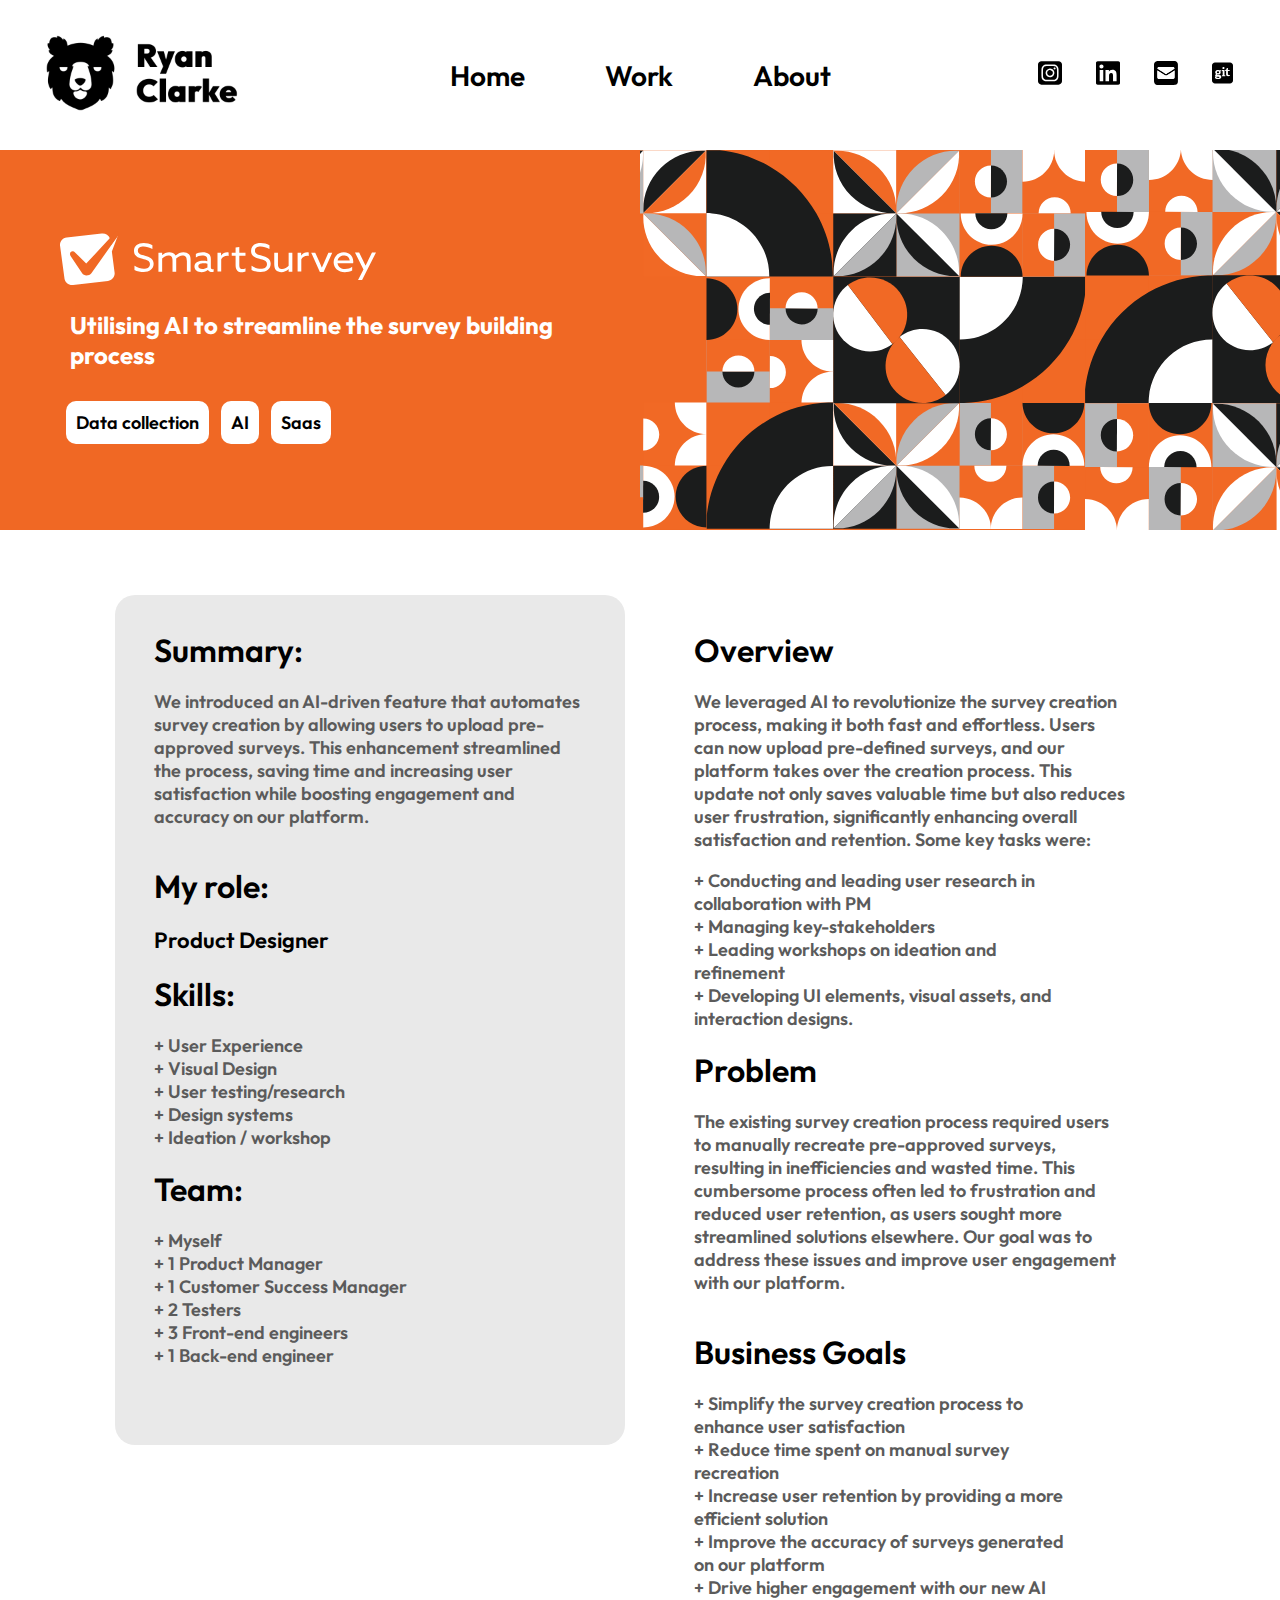
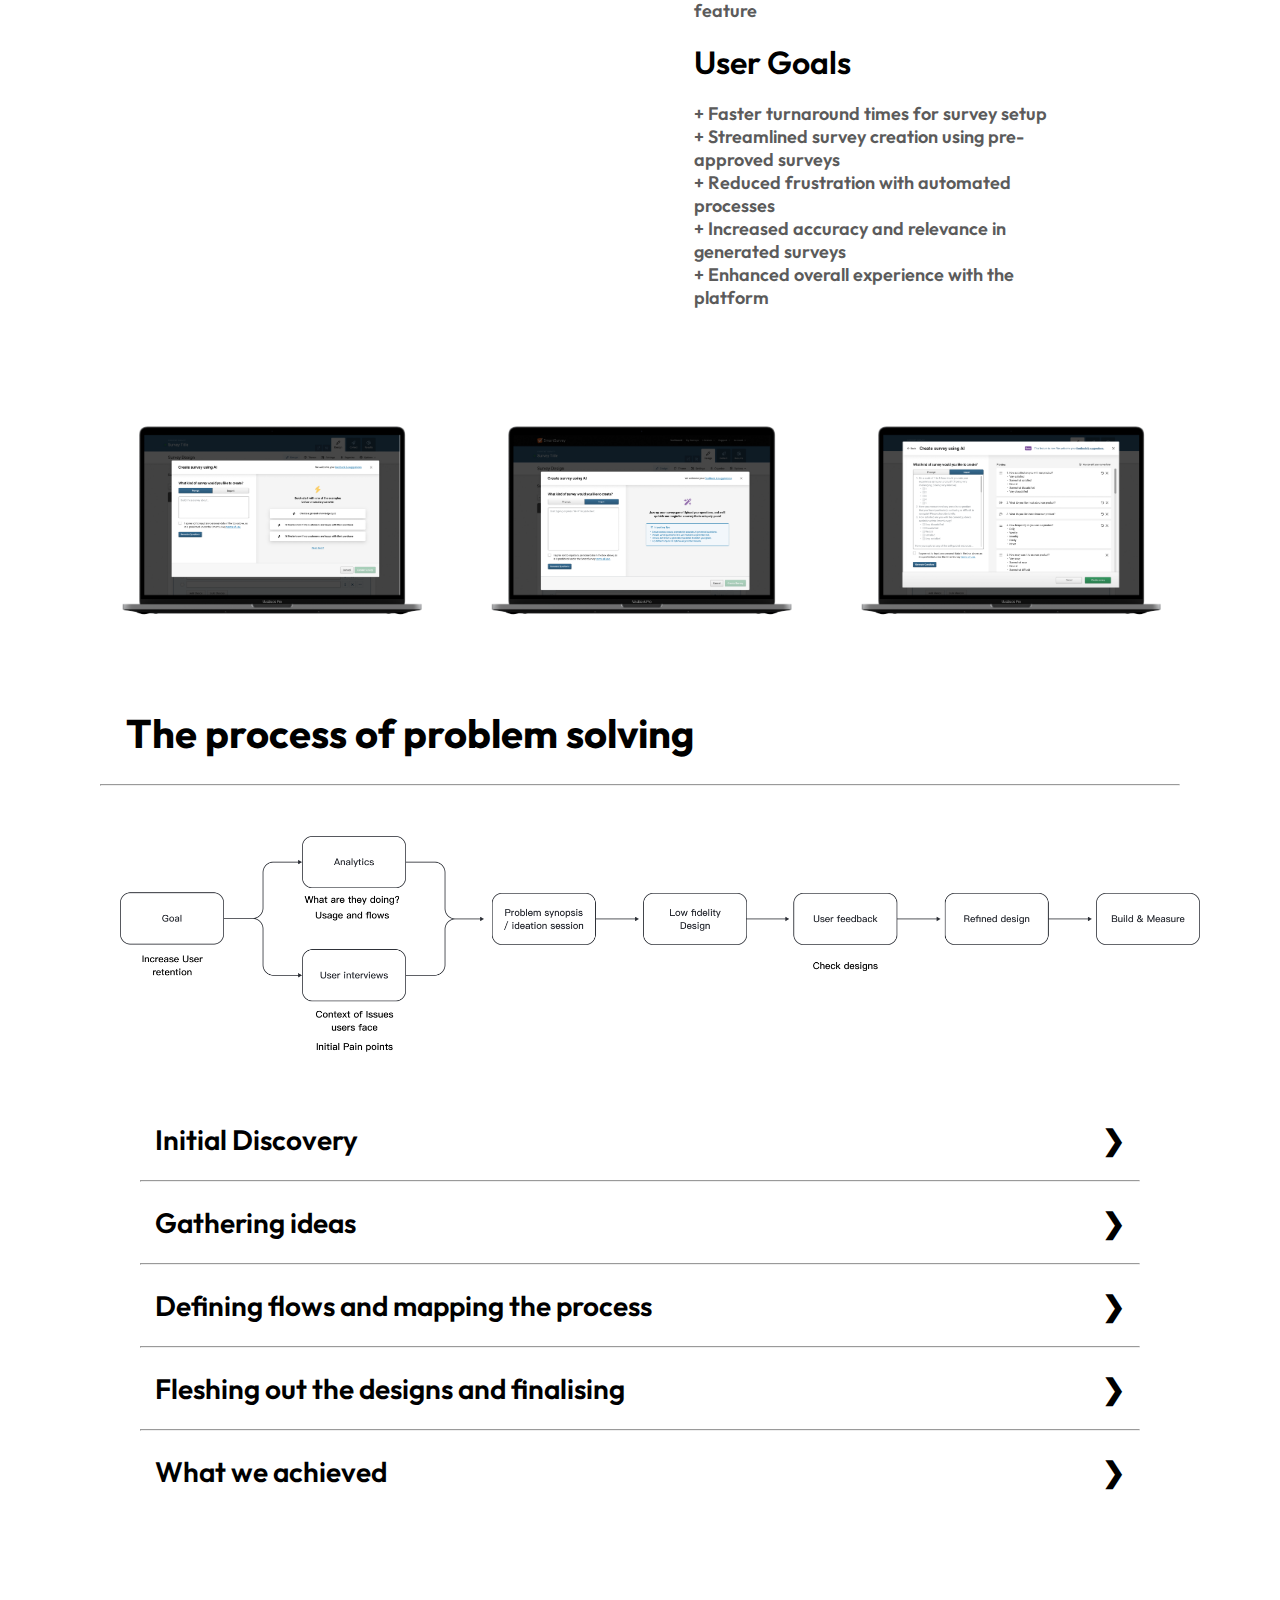
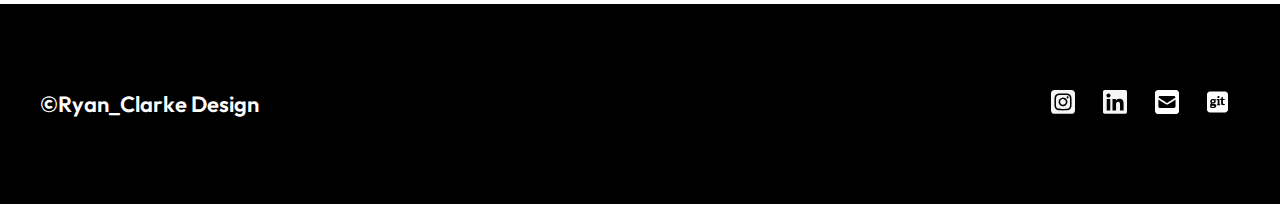
<file: SmartSurvey.html>
<!DOCTYPE html>
<html lang="en">

<head>
    <meta charset="UTF-8" />
    <meta name="viewport" content="width=device-width, initial-scale=1.0" />
    <meta http-equiv="X-UA-Compatible" content="ie=edge" />
    <title>SmartSurvey | Ryan Clarke</title>

    <link rel="preconnect" href="https://fonts.googleapis.com" />
    <link rel="preconnect" href="https://fonts.gstatic.com" crossorigin />
    <link href="https://fonts.googleapis.com/css2?family=Outfit:wght@100..900&display=swap" rel="stylesheet" />

    <link rel="preconnect" href="https://fonts.googleapis.com" />
    <link rel="preconnect" href="https://fonts.gstatic.com" crossorigin />
    <link
        href="https://fonts.googleapis.com/css2?family=Zilla+Slab:ital,wght@0,300;0,400;0,500;0,600;0,700;1,300;1,400;1,500;1,600;1,700&display=swap"
        rel="stylesheet" />

    <link rel="icon" href="Fav_icon.png" type="image/x-icon">

    <meta name="viewport" content="width=device-width, initial-scale=1.0">

    <link rel="stylesheet" href="style_sheet.css" />

    <meta name="robots" content="noindex">

        <!-- Hotjar Tracking Code for https://www.ryan-clarke.co.uk/ -->
     
<script>
    (function(h,o,t,j,a,r){
        h.hj=h.hj||function(){(h.hj.q=h.hj.q||[]).push(arguments)};
        h._hjSettings={hjid:2983579,hjsv:6};
        a=o.getElementsByTagName('head')[0];
        r=o.createElement('script');r.async=1;
        r.src=t+h._hjSettings.hjid+j+h._hjSettings.hjsv;
        a.appendChild(r);
    })(window,document,'https://static.hotjar.com/c/hotjar-','.js?sv=');
  </script>
  
</head>

<body>

    <!-- Navigation -->

    <nav>
        <div class="logo">
            <a href="/"><img src="Images/Logo.png" alt="Ryan Clarke - logo" /></a>
        </div>

        <div class="nav_links">
            <ul>
                <li class="title_h4"><a href="/">Home</a></li>
                <li class="title_h4"><a href="/work">Work</a></li>
                <li class="title_h4"><a href="/about">About</a></li>
            </ul>
        </div>

        <div class="icons">
            <a href="https://www.instagram.com/bare_marks/" target="_blank"><img src="Images/Icon_insta.svg" /></a>
            <a href="https://www.linkedin.com/in/ryan-clarke-a220/" target="_blank"><img src="Images/Icon_link.svg" /></a>
            <a href="mailto:ryanalanclarke@googlemail.com"><img src="Images/Icon_mail.svg" /></a>
            <a href="#"><img src="Images/Git.svg"/></a>
        </div>

        <div class="hamburger">
            <span></span>
            <span></span>
            <span></span>
        </div>

    </nav>

    <main>

        <!-- Banner content -->

        <div class="case_banner_2">
            <div class="left_content">
                <img src="Images/SmartSurvey.svg">
                <h2 class="title_h2_white">Utilising AI to streamline the survey building process</h2>
                <div class="tags_wo">
                    <h6 class="title_h6">Data collection</h6>
                    <h6 class="title_h6">AI</h6>
                    <h6 class="title_h6">Saas</h6>
                </div>
            </div>

            <div class="right_content">
                <img src="Images/Case_2_illustration.svg">
            </div>

        </div>

        <!-- Casestudy summary -->

        <div class="Overview_container">

            <div class="summary">

                <div class="sum_content_1">
                    <h3 class="title_h3">Summary:</h3>
                    <p class="title_h6">We introduced an AI-driven feature that automates survey creation by allowing
                        users to upload pre-approved surveys. This enhancement streamlined the process, saving time and
                        increasing user satisfaction while boosting engagement and accuracy on our platform.</p>
                </div>

                <div class="sum_content_2">
                    <h3 class="title_h3">My role:</h3>
                    <h5 class="title_h5">Product Designer</h5>
                </div>

                <div class="sum_content_3">
                    <h3 class="title_h3">Skills:</h3>
                    <ul>
                        <li>+ User Experience</li>
                        <li>+ Visual Design</li>
                        <li>+ User testing/research</li>
                        <li>+ Design systems</li>
                        <li>+ Ideation / workshop</li>
                    </ul>
                </div>

                <div class="sum_content_4">
                    <h3 class="title_h3">Team:</h3>
                    <ul>
                        <li>+ Myself</li>
                        <li>+ 1 Product Manager</li>
                        <li>+ 1 Customer Success Manager</li>
                        <li>+ 2 Testers</li>
                        <li>+ 3 Front-end engineers</li>
                        <li>+ 1 Back-end engineer</li>
                    </ul>
                </div>

            </div>

            <div class="overview">

                <div class="sum_content_1">
                    <h3 class="title_h3">Overview</h3>
                    <p class="title_h6">We leveraged AI to revolutionize the survey
                        creation process, making it both fast and effortless. Users can now upload pre-defined surveys,
                        and our platform takes over the creation process. This update not only saves valuable time but
                        also reduces user frustration, significantly enhancing overall satisfaction and retention.
                        Some key tasks were:</p>
                    <ul>
                        <li>+ Conducting and leading user research in collaboration with PM</li>
                        <li>+ Managing key-stakeholders</li>
                        <li>+ Leading workshops on ideation and refinement</li>
                        <li>+ Developing UI elements, visual assets, and interaction designs.</li>
                    </ul>
                </div>

                <div class="sum_content_2">
                    <h3 class="title_h3">Problem</h3>
                    <p class="title_h6">The existing survey creation process required users to manually recreate
                        pre-approved surveys, resulting in inefficiencies and wasted time. This cumbersome process often
                        led to frustration and reduced user retention, as users sought more streamlined solutions
                        elsewhere. Our goal was to address these issues and improve user engagement with our platform.
                    </p>
                </div>

                <div class="sum_content_3">
                    <h3 class="title_h3">Business Goals</h3>
                    <ul>
                        <li>+ Simplify the survey creation process to enhance user satisfaction</li>
                        <li>+ Reduce time spent on manual survey recreation</li>
                        <li>+ Increase user retention by providing a more efficient solution</li>
                        <li>+ Improve the accuracy of surveys generated on our platform</li>
                        <li>+ Drive higher engagement with our new AI feature</li>
                    </ul>
                </div>

                <div class="sum_content_4">
                    <h3 class="title_h3">User Goals</h3>
                    <ul>
                        <li>+ Faster turnaround times for survey setup</li>
                        <li>+ Streamlined survey creation using pre-approved surveys</li>
                        <li>+ Reduced frustration with automated processes</li>
                        <li>+ Increased accuracy and relevance in generated surveys</li>
                        <li>+ Enhanced overall experience with the platform</li>
                    </ul>
                </div>

            </div>

        </div>

        <!-- 3 Image container -->

        <div class="block_images">
            <div class="mock_up_1"><img src="Images/SS mock 1.png"></div>
            <div class="mock_up_2"><img src="Images/SS mock 2.png"></div>
            <div class="mock_up_3"><img src="Images/SS mock 3.png"></div>
        </div>

        <!-- Process Image -->

        <div class="process_block">
            <h2 class="title_h2">The process of problem solving</h2>
            <hr>
            <div class="process_img">
                <img src="Images/Case 2 process.png">
            </div>

        </div>

        <div class="accordion">

            <!-- Block 1 -->

            <div class="accordion-item">
                <input type="checkbox" id="section1" class="accordion-checkbox">
                <label for="section1" class="accordion-label">Initial Discovery</label>
                <div class="accordion-content">
                    <div class="padding">
                        <h6 class="title_h6">
                            After completing another project, I gathered feedback from 15 users about the sign-up
                            process and their survey-building methods. I observed that many users had pre-set questions
                            but still had to manually build each question, so I asked them about this issue.
                        </h6>

                        <h4 class="title_h4">Key Insights:</h4>
                        <ul class="accordion_ul">
                            <li>"You know, creating surveys can be quite a process. First, I have to draft
                                the questions and get them approved by different departments to ensure they align with
                                our standards and goals so often we already have a word doc to begin with that is
                                pre-determined”.</li>

                            <li>”I think thats were a lot of my time goes because once it’s built all you have to do
                                is distribute it which is easy”</li>

                            <li>”I find Creating surveys involves a lot of back-and-forth. Our questions are usually
                                reviewed by various departments for approval, and then build it using SmartSurvey . It’s
                                a bit of a hassle. If there was a way to upload a document or something then perhaps
                                that would be easier - I think Qualtrics used to let me do that.”</li>

                            <li>"Deciding on the right question types can be tricky for us. We receive templates for
                                surveys to create, but sometimes we're uncertain about which questions will work best."
                            </li>
                        </ul>

                        <div class="colour_block_2">
                            <div class="colour_content">
                                <h4 class="title_h4_wo">Thought process</h4>
                                <h6 class="title_h6_wo">I shared my findings with my PM, who acknowledged the issue but
                                    didn’t prioritize it for the roadmap. We decided to address it as a hack-day project
                                    to explore it efficiently without disrupting the team’s work. I then organized an
                                    ideation session with stakeholders from customer success, sales, engineering, and my
                                    product manager.</h6>
                                </h6>
                            </div>
                        </div>
                    </div>
                </div>
            </div>

            <hr>

            <!-- Block 2 -->

            <div class="accordion-item">
                <input type="checkbox" id="section2" class="accordion-checkbox">
                <label for="section2" class="accordion-label">Gathering ideas</label>
                <div class="accordion-content">
                    <div class="padding">
                        <h6 class="title_h6"><em>Ideation session board</em></h6>
                        <img src="Images/Impact _ Effort ss.png" alt="Ideation Board">

                        <h4 class="title_h4">Problem Defenition</h4>
                        <h6 class="title_h6">The challenge lies in efficiently integrating pre-built surveys into our
                            platform. Users face uncertainty in selecting optimal question types and encounter delays in
                            obtaining necessary approvals from stakeholders. Our goal is to streamline this process,
                            ensuring surveys are user-friendly, align with organisational standards, and meet user
                            expectations seamlessly.
                        </h6>

                        <h4 class="title_h4">The ideation workshop</h4>
                        <h6 class="title_h6">During the ideation session, I defined the problem and presented my
                            findings to the team. We then generated ideas and refined HMW (How Might We) statements to
                            ensure our solutions were focused on the user's needs.
                        </h6>

                        <h4 class="title_h4">Chosen path</h4>
                        <h6 class="title_h6">We refined and prioritized our ideas, then used an impact/effort matrix to
                            evaluate their value and required effort. We decided to use AI for several reasons:
                        </h6>

                        <ul>
                            <li>It was scalable and consistent - AI can handle a large amount of surveys and is
                                incredibly accurate.</li>
                            <li>Cost efficent - This minimised resources and reduced the build time - We also could
                                integrate with our exsisting AI offering.</li>
                            <li>It would meet the users pain-point by reducing the time taken and helping suggest
                                appropriate question types.</li>
                        </ul>

                        <h4 class="title_h4">Analytics</h4>
                        <h6 class="title_h6">We had recently introduced an AI feature that generates question lists,
                            providing an opportunity to automate the survey process. I analyzed AI usage data, which
                            showed strong user interest, supporting the development of a lightweight MVP and potentially
                            avoiding a lengthy development cycle.

                        </h6>

                        <img class="end_img" src="Images/Analytics.png" alt="Ideation Board">

                        <div class="colour_block_2">
                            <div class="colour_content">
                                <h4 class="title_h4_wo">Thought process</h4>
                                <h6 class="title_h6_wo">At this point, I had customer feedback, internal buy-in, and
                                    analytics to support potential usage. Next, I aimed to explore different
                                    implementation flows and develop various approaches for the feature.
                                </h6>
                            </div>
                        </div>
                    </div>
                </div>
            </div>

            <hr>

            <!-- Block 3 -->

            <div class="accordion-item">
                <input type="checkbox" id="section3" class="accordion-checkbox">
                <label for="section3" class="accordion-label">Defining flows and mapping the process</label>
                <div class="accordion-content">
                    <div class="padding">
                        <h4 class="title_h4">User requirements:</h4>

                        <ul>
                            <li>Implement a text box where users can copy and paste pre-built survey content.</li>
                            <li>Develop an AI system that analyzes the pasted text and generates corresponding survey
                                questions and formats.</li>
                            <li>Enable the AI to recommend the most suitable question types (e.g., multiple-choice,
                                open-ended) based on the content of the pasted text.</li>
                            <li>Include a feature that allows users to regenerate or modify questions if the initial
                                AI-generated output is incorrect or suboptimal.</li>
                            <li>Implement a feedback mechanism where users can rate the accuracy of the AI-generated
                                questions.</li>
                            <li>Provide a real-time preview of the generated survey questions as users input text.
                            </li>
                        </ul>

                        <h6 class="title_h6_spc">In order to create an MVP we decided to add onto the current AI flow
                            for prompts as this meant it was easier for users to discover, would not interrupt squad
                            work
                            and meant we could tap into a steady stream of users already using the product.
                            <br>
                            <br>
                            Having discussed requirements, how we could utilise it in the current platform and
                            establishing the rough flow meant I could start with the initial designs.
                        </h6>

                        <h4 class="title_h4">Initial Designs</h4>

                        <iframe style="border: 1px solid rgba(0, 0, 0, 0.1);" width="100%" height="450"
                            src="https://www.figma.com/embed?embed_host=share&url=https%3A%2F%2Fwww.figma.com%2Fdesign%2FIbkXvDw8Jo6o3JJvB1tY4Z%2FImporting-Pre-set-Questions-using-AI%3Fnode-id%3D1-4%26t%3DJ3C4tdbzxCcmyueu-1"
                            allowfullscreen></iframe>

                        <h6 class="title_h6">
                            From this point I then reached out to previous users to get their initial thoughts and
                            responses on our proposed solution and was met with overall positive responses altohugh it
                            did give us more to consider which helped mitigate later issues.

                            <ul>
                                <li>"The import feature looks like it would be really efficient. Being able to paste
                                    questions and see them instantly in the survey preview seems like a huge
                                    time-saver."</li>
                                <li>"The design looks straightforward, but I wonder how well the AI handles more complex
                                    questions. If it struggles, users might need to spend extra time adjusting things
                                    manually."</li>
                                <li>"The design seems straightforward to me, and the tips provided on the side add some
                                    support. They seem like they could be useful and I like having pointers on how to
                                    get the most out of my questions"</li>
                                <li>"It’s great that the AI can format the questions, but I’d be concerned about it
                                    changing the intent. Maybe an option to preserve the original question type would be
                                    useful."</li>

                            </ul>

                        </h6>

                        <div class="colour_block_2">
                            <div class="colour_content">
                                <h4 class="title_h4_wo">Thought process</h4>
                                <h6 class="title_h6_wo">Mapping out the flows based on what currently exsisted
                                    and what we could then add
                                    helped to clarify to stakeholders what we were aiming to achieve and to
                                    visualise the work so everyone
                                    was onboard with the general scope of work and the solutions we had
                                    prioritised.</h6>
                            </div>
                        </div>
                    </div>
                </div>

                <hr>

                <!-- Block 4 -->

                <div class="accordion-item">
                    <input type="checkbox" id="section5" class="accordion-checkbox">
                    <label for="section5" class="accordion-label">Fleshing out the designs and finalising</label>
                    <div class="accordion-content">
                        <div class="padding">

                            <h4 class="title_h4"> Refining the Hi-fidleity designs</h4>
                            <h6 class="title_h6">We built onto the exsisting flow building into the onboarding steps as
                                well as the initial survey creation step.
                                This meant new users would be caught upon first entry and also that we could build this
                                into the flow of exsisting users.
                            </h6>

                            <p class="title_h6"><em>SmartSurvey AI implementation</em></p>

                            <div class="wireframes">

                                <img src="Images/SS_1.png" alt="Initial Phishing Campaign Flow">

                                <h6 class="title_h6">We added a content switcher to split between prompt and import -
                                    import allowing a user to copy and paste text from
                                    their creator or text editor of choice. This meant utilising the exsisting flow and
                                    kept the build to a minimum while also providing
                                    a light-weight version for users to bulk upload their survey questions.
                                </h6>

                                <img src="Images/SS_2.png" alt="Initial Phishing Campaign Flow">

                                <h6 class="title_h6">We added initial tips as the better the clarity and quality of the
                                    initial the more effective
                                    the generated return. We wanted to encourage users to be broad as well as open to
                                    reviewing the generated outcome </h6>

                                <img src="Images/SS_3.png" alt="Initial Phishing Campaign Flow">

                                <h6 class="title_h6">Once a user has uploaded their text in the entry this then
                                    generates a return of set question types that
                                    correspond to our database and pre-set prompt. We also added the option to
                                    regenerate questions as although the accuracy was very high
                                    we wanted to apply fail-safes for users and assurance that they could simply change
                                    or experiemnt for greater results.</h6>

                                <img src="Images/SS_4.png" alt="Initial Phishing Campaign Flow">

                                <h6 class="title_h6">Once a user is happy with their survey content they then proceed to
                                    edit further - this covers
                                    styling, additional logic, distribution and results. This means a user can initially
                                    save time uploading
                                    content and then have the option to then customise to advanced options if needed or
                                    they can simply distribute.
                                </h6>

                                <img src="Images/SS_5.png" alt="Initial Phishing Campaign Flow">

                                <h4 class="title_h4">Next steps</h4>

                                <h6 class="title_h6">At the end of the hack-day, the project received positive feedback,
                                    but stakeholders were concerned about the AI's reliability and the limited question
                                    types. I scheduled a follow-up meeting to address these concerns, showcasing
                                    positive user feedback and a demo of the AI. We expanded the question types to 15
                                    and planned more updates. We then released a BETA version to feedback providers for
                                    direct input on the new designs.</h6>

                            </div>
                        </div>
                    </div>
                </div>

                <hr>

                <!-- Block 6 -->

                <div class="accordion-item">
                    <input type="checkbox" id="section6" class="accordion-checkbox">
                    <label for="section6" class="accordion-label">What we achieved</label>
                    <div class="accordion-content">
                        <div class="padding">

                            <h4 class="title_h4">Feedback from Beta users</h4>

                            <h6 class="title_h6">Following the stakeholder feedback and successful demo, we iterated on
                                the initial design, expanded the AI capabilities to cover additional question types, and
                                improved its reliability. The refined feature was then scheduled into our development
                                roadmap.

                                We implemented a beta rollout plan, using feature flags to release the new feature to
                                25% of both business and enterprise users. This allowed us to collect targeted feedback
                                and monitor performance, refining the feature based on real-world usage before a broader
                                release. </h6>
                            <br>

                            <ul>
                                <li>26% of users adopted the new AI feature within the first month</li>
                                <li>Users reported a 35% reduction in time spent creating surveys</li>
                                <li>Satisfaction scores for the survey creation process increased by 22%</li>
                                <li>User retention improved by 10%</li>
                            </ul>
                        </div>
                    </div>
                </div>
            </div>

    </main>

    <!-- Footer -->

    <footer>

        <h5 class="title_h5_white">©Ryan_Clarke Design</h5>

        <div class="icon_reverse">
            <a href="https://www.instagram.com/bare_marks/" target="_blank"><img src="Images/Insta_wo.svg" /></a>
            <a href="https://www.linkedin.com/in/ryan-clarke-a220/" target="_blank" ><img src="Images/Link_wo.svg" /></a>
            <a href="mailto:ryanalanclarke@googlemail.com"><img src="Images/Email_wo.svg" /></a>
            <a href="#"><img src="Images/Git_wo.svg"/></a>
        </div>

    </footer>


    <script src="index.js"></script>
</body>

</html>
</file>
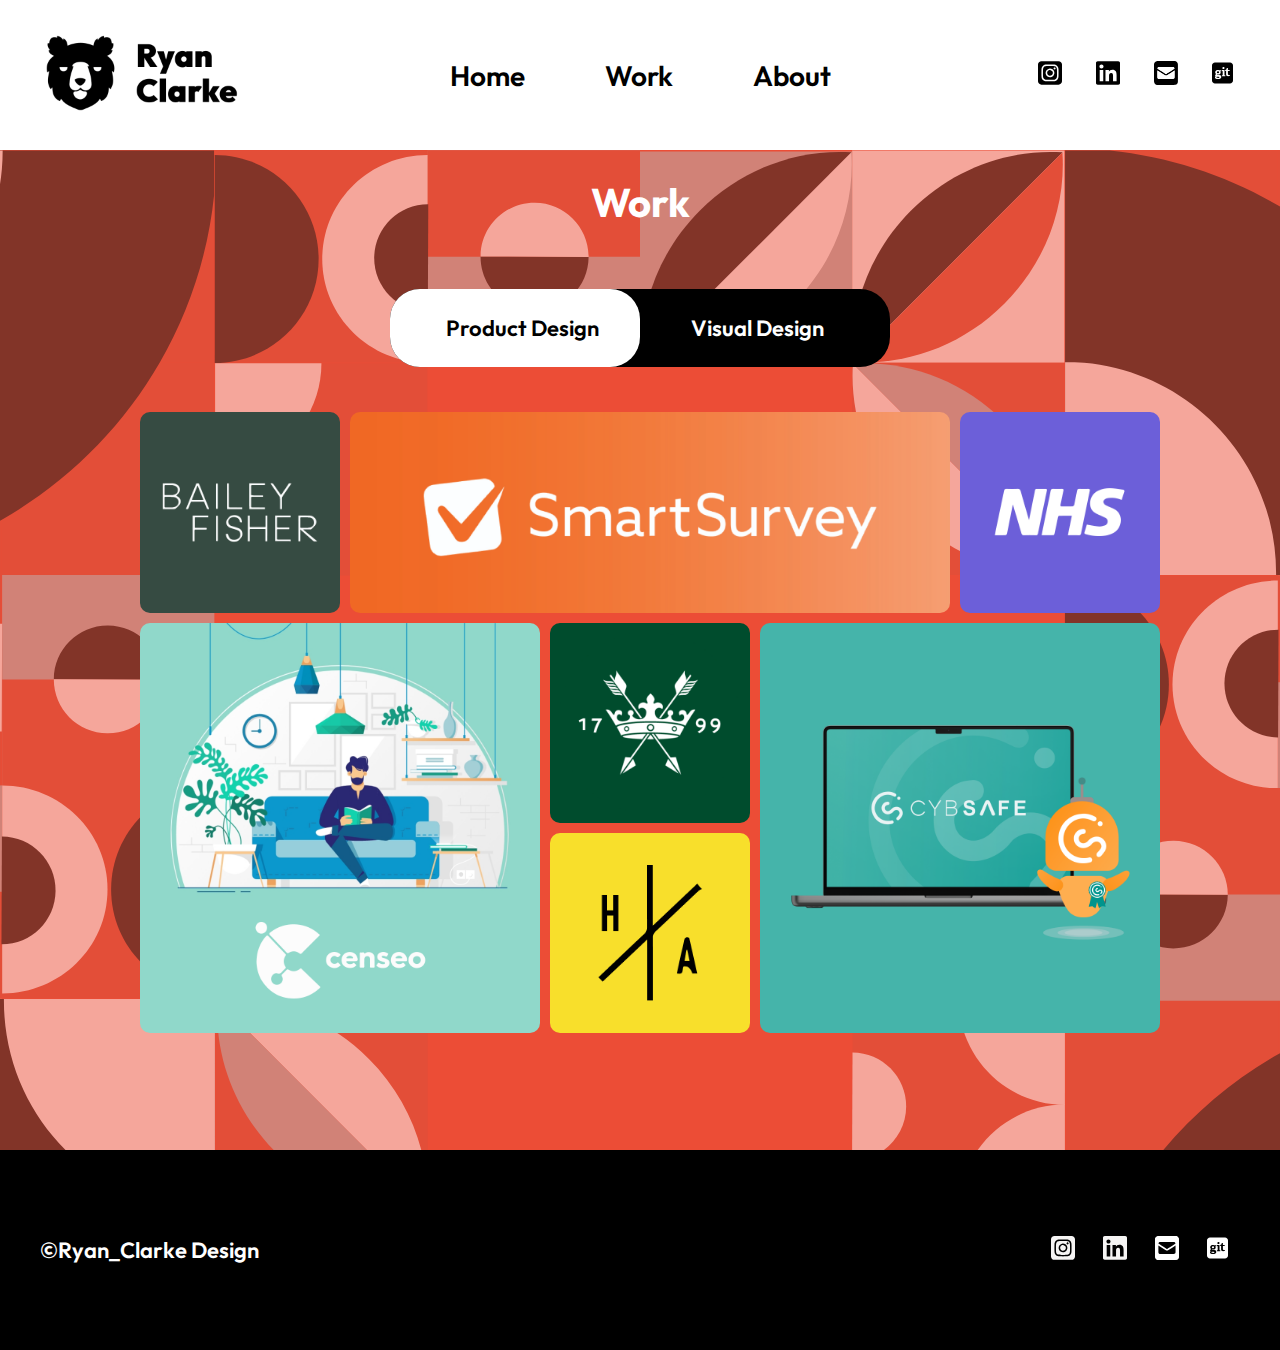
<file: work.html>
<!DOCTYPE html>
<html lang="en">
  <head>
    <meta charset="UTF-8" />
    <meta name="viewport" content="width=device-width, initial-scale=1.0" />
    <meta http-equiv="X-UA-Compatible" content="ie=edge" />
    <title>Work | Ryan Clarke</title>

    <link rel="preconnect" href="https://fonts.googleapis.com" />
    <link rel="preconnect" href="https://fonts.gstatic.com" crossorigin />
    <link
      href="https://fonts.googleapis.com/css2?family=Outfit:wght@100..900&display=swap"
      rel="stylesheet"
    />

    <link rel="preconnect" href="https://fonts.googleapis.com" />
    <link rel="preconnect" href="https://fonts.gstatic.com" crossorigin />
    <link
      href="https://fonts.googleapis.com/css2?family=Zilla+Slab:ital,wght@0,300;0,400;0,500;0,600;0,700;1,300;1,400;1,500;1,600;1,700&display=swap"
      rel="stylesheet"
    />

    <link rel="icon" href="Fav_icon.png" type="image/x-icon">

    <meta name="viewport" content="width=device-width, initial-scale=1.0" />

    <link rel="stylesheet" href="style_sheet.css" />

    <meta name="robots" content="noindex">

    <!-- Hotjar Tracking Code for https://www.ryan-clarke.co.uk/ -->
     
<script>
  (function(h,o,t,j,a,r){
      h.hj=h.hj||function(){(h.hj.q=h.hj.q||[]).push(arguments)};
      h._hjSettings={hjid:2983579,hjsv:6};
      a=o.getElementsByTagName('head')[0];
      r=o.createElement('script');r.async=1;
      r.src=t+h._hjSettings.hjid+j+h._hjSettings.hjsv;
      a.appendChild(r);
  })(window,document,'https://static.hotjar.com/c/hotjar-','.js?sv=');
</script>

  </head>

  <body>

    <!-- Navigation -->

    <nav>
      <div class="logo">
        <a href="/"><img src="Images/Logo.png" alt="Ryan Clarke - logo"/></a>
      </div>

      <div class="nav_links">
        <ul>
          <li class="title_h4"><a href="/">Home</a></li>
          <li class="title_h4"><a href="/work">Work</a></li>
          <li class="title_h4"><a href="/about">About</a></li>
        </ul>
      </div>
      <div class="icons">
        <a href="https://www.instagram.com/bare_marks/" target="_blank"><img src="Images/Icon_insta.svg"
        /></a>
        <a href="https://www.linkedin.com/in/ryan-clarke-a220/" target="_blank"><img src="Images/Icon_link.svg"
        /></a>
        <a href="mailto:ryanalanclarke@googlemail.com"
          ><img src="Images/Icon_mail.svg"
        /></a>
        <a href="#"><img src="Images/Git.svg" /></a>
      </div>

      <div class="hamburger">
        <span></span>
        <span></span>
        <span></span>
      </div>
    </nav>

    <main>
      <div class="work_main">
        <div class="work_left_illustration">
          <img src="Images/work_left.svg" />
        </div>

        <div class="main_banner">
          <h1 class="title_h2_white">Work</h1>

          <!-- Toggle -->

          <div class="form_box">
            <div class="button_box">
              <div id="btn" class="btn"></div>
              <button type="button" class="toggle_btn" onclick="leftClick()">
                Product Design
              </button>
              <button type="button" class="toggle_btn" onclick="rightClick()">
                Visual Design
              </button>
            </div>
          </div>

          <!-- Grid of images -->

          <div id="productDesign">
            <div class="grid-container">
              <div class="grid-item grid-item--sm">
                <a href="https://www.baileyfisher.com/" target="_blank"><img src="Images/Bailey fisher.png" alt="Product Design 1"
                /></a>
              </div>

              <div class="grid-item grid-item--lg">
                <a href="/smart-survey"
                  ><picture>
                    <source
                      type="image/jpg"
                      srcset="Images/work_block_smartsurvey.jpg"
                      media="(max-width: 768px)"
                    />
                    <img src="Images/SmartSurvey.png" alt="Product Design 2" />
                  </picture>
                </a>
              </div>

              <div class="grid-item grid-item--sm">
                <a href="https://www.nelcanceralliance.nhs.uk/" target="_blank"><img src="Images/NHS.png" alt="Product Design 5"
                /></a>
              </div>
            </div>

            <div class="grid-container">
              <div class="grid-item grid-item--md">
                <a href="/censeo"
                  ><img src="Images/Censeo.png" alt="Product Design 6"
                /></a>
              </div>

              <div class="grid-row">
                <div class="grid-item grid-item--sm">
                  <a href="https://www.greeneking.co.uk/pubs-restaurants-hotels/pub-partners" target="_blank"><img src="Images/Green king.png" alt="Product Design 8"
                  /></a>
                </div>

                <div class="grid-item grid-item--sm">
                  <a href="https://habitaction.com/" target="_blank"><img src="Images/Habit action.png" alt="Product Design 8"
                  /></a>
                </div>
              </div>

              <div class="grid-item grid-item--md">
                <a href="/cybsafe"
                  ><img src="Images/CybSafe.png" alt="Product Design 9"
                /></a>
              </div>
            </div>
          </div>

          <div id="visualDesign" style="display: none">
            <div class="grid-container">
              <div class="grid-item grid-item--lg">
                  <picture>
                    <source
                      type="image/jpg"
                      srcset="Images/work_block_smartsurvey.jpg"
                      media="(max-width: 768px)"
                    />
                    <img src="Images/Bailey fisher logo.png" alt="Product Design 2" />
                  </picture>
              </div>

              <div class="grid-item grid-item--sm">
                <img src="Images/Barebones.png" alt="Product Design 1"
                />
              </div>

              <div class="grid-item grid-item--sm">
                <img src="Images/Japan.png" alt="Product Design 5"
                /></a>
              </div>
            </div>

            <div class="grid-container">
              <div class="grid-row">
                <div class="grid-item grid-item--sm">
                    <img src="Images/Empire.png" alt="Product Design 8"
                  />
                </div>

                <div class="grid-item grid-item--sm">
                  <img src="Images/Ibis.png" alt="Product Design 8"
                  />
                </div>
              </div>

              <div class="grid-item grid-item--md">
                  <img src="Images/RSC_visual.png" alt="Product Design 6"
                />
              </div>

              <div class="grid-item grid-item--md">
                <img src="Images/Vision Arch.png" alt="Product Design 9"
                />
              </div>
            </div>
          </div>
        </div>

        <div class="work_right_illustration">
          <img src="Images/Work_right.svg" />
        </div>
      </div>
    </main>

    <!-- Footer -->

    <footer>
      <h5 class="title_h5_white">©Ryan_Clarke Design</h5>

      <div class="icon_reverse">
        <a href="https://www.instagram.com/bare_marks/" target="_blank"><img src="Images/Insta_wo.svg"
        /></a>
        <a href="https://www.linkedin.com/in/ryan-clarke-a220/" target="_blank"><img src="Images/Link_wo.svg"
        /></a>
        <a href="mailto:ryanalanclarke@googlemail.com"
          ><img src="Images/Email_wo.svg"
        /></a>
        <a href="#"><img src="Images/Git_wo.svg"/></a>
      </div>
    </footer>

    <script src="index.js"></script>
  </body>
</html>
</file>
<file: style_sheet.css>
* {
  box-sizing: border-box;
}

body {
  margin: 0;
  padding: 0;
}

/* Font stylings */

h2,
h5,
h6 {
  margin: 0;
  padding: 0;
}

.title_h1_white {
  font-family: "Outfit", sans-serif;
  font-size: 48px;
  color: white;
  font-weight: 700;
}

.title_h1_black {
  font-family: "Outfit", sans-serif;
  font-size: 48px;
  color: black;
  font-weight: 700;
}

.title_h2 {
  font-family: "Outfit", sans-serif;
  font-size: 40px;
  color: black;
  font-weight: 700;
}

.title_h2_white {
  font-family: "Outfit", sans-serif;
  font-size: 40px;
  color: white;
  font-weight: 700;
}

.title_h3 {
  font-family: "Outfit", sans-serif;
  font-size: 32px;
  color: black;
  font-weight: 600;
}

.title_h3_white {
  font-family: "Outfit", sans-serif;
  font-size: 32px;
  color: white;
  font-weight: 600;
}

.title_h4 {
  font-family: "Outfit", sans-serif;
  font-size: 28px;
  color: black;
  font-weight: 600;
  margin: 25px 0;
}

.title_h4_wo {
  font-family: "Outfit", sans-serif;
  font-size: 28px;
  color: white;
  font-weight: 600;
}

.title_h5 {
  font-family: "Outfit", sans-serif;
  font-size: 22px;
  color: black;
  font-weight: 600;
}

.title_h5_white {
  font-family: "Outfit", sans-serif;
  font-size: 22px;
  color: white;
  font-weight: 600;
}

.title_h6 {
  font-family: "Outfit", sans-serif;
  font-size: 18px;
  color: black;
  font-weight: 600;
}

.title_h6_wo {
  font-family: "Outfit", sans-serif;
  font-size: 18px;
  color: white;
  font-weight: 600;
}

.title_h6_spc {
  font-family: "Outfit", sans-serif;
  font-size: 18px;
  font-weight: 600;
  padding-bottom: 20px;
}

.body_copy_large {
  font-family: "Zilla Slab", serif;
  font-size: 18px;
  color: black;
  font-weight: 500;
  padding-top: 20px;
  margin: 0;
}

.body_copy {
  font-family: "Zilla Slab", serif;
  font-size: 16px;
  color: black;
  font-weight: 500;
}

.button {
  padding: 15px;
  color: white;
  background-color: black;
  font-family: "Outfit", sans-serif;
  font-size: 32px;
  border-radius: 10px;
  font-weight: 600;
  border: none;
  text-decoration: none;
}

.end_img {
  padding: 35px 0;
}

/* Navigation elements */

/* Main container */

nav {
  display: flex;
  align-items: center;
  justify-content: space-between;
  height: 150px;
  width: 100%;
  padding: 0 30px;
}

/* logo container */

.logo {
  display: flex;
  width: 100%;
}

.logo img {
  height: 100px;
}

/* nav links */

nav ul {
  display: flex;
  justify-content: center;
  list-style-type: none;
}

nav li {
  margin: 40px;
  text-decoration: none;
}

nav a {
  text-decoration: none;
  color: #000000;
}

/* Social links */

.icons {
  display: flex;
  align-items: center;
  justify-content: flex-end;
  width: 100%;
}

.icons img {
  margin: 12px;
  height: 24px;
}

.icons a {
  margin: 5px;
}

/* Main items - Homepage */

main {
  width: 100%;
}

/* Banner */

.banner {
  width: 100%;
  height: 660px;
  background-color: #ec4d36;
  background-size: cover;
  background-position: center;
  display: flex;
  justify-content: space-between;
  align-items: center;
}

.illustration {
  width: 660px;
  height: 100%;
  background: url("Images/Banner_illustration.svg") no-repeat center center;
  background-size: cover;
}

.banner h1 {
  max-width: 50%;
  margin-left: 100px;
}

/* Casestudies */

.work_container {
  max-width: 1200px;
  margin: 0 auto;
  padding: 20px;
}

hr {
  stroke-width: 1px solid #979797;
}

/* Casestudy 1 */

/* Image animation */

.case_image1 img {
  transition: transform 0.3s ease;
  /* Smooth transition for the zoom */
}

.case_image1 img:hover {
  transform: scale(1.1);
  /* Scale the image to 110% */
}

/* Casestudies */

.casestudy_1 {
  display: flex;
  width: 100%;
  height: auto;
  padding: 50px 0;
  justify-content: center;
  align-items: center;
}

.text-block {
  display: flex;
  flex-flow: column;
  width: 100%;
  max-width: 550px;
  justify-content: flex-start;
  align-items: flex-start;
}

.text-block h3 {
  margin: 0;
}

.case_image1 img {
  padding-left: 60px;
  width: 100%;
  max-width: 500px;
}

/* Tag styling */

.tags {
  display: flex;
  padding-top: 25px;
}

.tags h6 {
  background-color: #dadada;
  padding: 10px;
  border-radius: 10px;
  margin: 6px;
}

.tags_wo {
  display: flex;
}

.tags_wo h6 {
  background-color: white;
  padding: 10px;
  border-radius: 10px;
  margin: 6px;
}

/* CTA */

/* Illustrations */

.banner_cta {
  display: flex;
  justify-content: space-between;
  align-items: center;
  width: 100%;
  height: 540px;
  background-color: #ec4d36;
  margin-top: 80px;
}

.left-illustration,
.right-illustration {
  width: 40%;
  height: 100%;
}

.left-illustration img,
.right-illustration img {
  width: 100%;
  height: 100%;
  object-fit: cover;
  /* Ensure the image covers the entire div */
}

.cta {
  width: 100%;
  display: flex;
  align-items: center;
  justify-content: center;
  flex-flow: column;
}

.cta a {
  text-decoration: none;
  color: white;
  margin: 15px;
  font-size: 32px;

}

.cta h1 {
  margin: 15px;
  font-family: "Outfit", sans-serif;
  font-size: 42px;
  color: white;
  font-weight: 700;
}

.cta button {
  margin: 15px;
}

/* Footer */

footer {
  background-color: black;
  height: 200px;
  display: flex;
  justify-content: space-between;
  padding: 40px;
  align-items: center;
  color: white;
}

.icon_reverse {
  fill: white;
}

.icon_reverse img {
  margin: 12px;
  height: 24px;
}

/* Burger menu */

.hamburger {
  display: none;
  flex-direction: column;
  cursor: pointer;
}

.hamburger span {
  width: 40px;
  height: 4px;
  margin: 4px 0;
  /* Adjusted margin for spacing */
  background-color: #000000;
  border-radius: 1px;
  transition: transform 0.3s ease, opacity 0.3s ease;
}

.hamburger span:nth-child(1) {
  top: 0;
}

.hamburger span:nth-child(2) {
  top: 12px;
  /* Halfway between the first and third spans */
}

.hamburger span:nth-child(3) {
  top: 24px;
}

.hamburger.hamburger--open span:nth-child(1) {
  transform: translateY(12px) rotate(45deg);
}

.hamburger.hamburger--open span:nth-child(2) {
  opacity: 0;
}

.hamburger.hamburger--open span:nth-child(3) {
  transform: translateY(-12px) rotate(-45deg);
}

/* Base styles for nav links */

.nav_links ul {
  display: flex;
  justify-content: center;
  list-style-type: none;
  padding: 0;
  margin: 0;
}

.nav_links li {
  margin: 40px;
}

.nav_links a {
  text-decoration: none;
  color: #000000;
}

/* Social links */
.icons img {
  margin: 12px;
  height: 24px;
}

.italic {
  padding: 10px;
  font-family: "Outfit", sans-serif;
  font-size: 18px;
  color: black;
  font-weight: 600;
}

/* Media query for mobile devices */

@media (max-width: 1000px) {
  .nav_links ul {
    display: none;
    flex-direction: column;
    width: 100%;
    position: absolute;
    top: 155px;
    left: 0;
    background-color: black;
    padding-bottom: 10px;
    margin: 0;
    border-top: 1px solid #ccc;
  }

  .nav_links ul.active {
    display: flex;
    z-index: 3;
  }

  .nav_links a {
    color: white;
  }

  .nav_links li {
    margin: 20px 0;
    text-align: center;
    width: 100%;
  }

  .icons {
    display: none;
  }

  .hamburger {
    display: flex;
  }
}

@media (max-width: 800px) {
  /* logo */

  .logo {
    width: 100%;
  }

  .logo img {
    height: 80px;
  }

  /* Banner */

  .banner {
    justify-content: center;
    height: 100%;
  }

  .banner h1 {
    max-width: 100%;
    padding: 50px;
    margin: 0;
    text-align: center;
    font-size: 28px;
  }

  .illustration {
    display: none;
  }

  /* Casestudies */

  .casestudy_1 {
    flex-direction: column;
    width: 100%;
    margin: 40px 0;
    padding: 0;
    justify-content: center;
    align-items: center;
  }

  .casestudy_1 img {
    max-width: 400px;
    order: 2;
    margin: 0;
    padding: 0;
  }

  .text-block {
    order: 1;
    justify-content: center;
    align-items: center;
    text-align: center;
    margin-top: 20px;
  }

  /* 
  .text-block p {
    margin: 20px 0;
  }
    */

  .tags {
    display: none;
  }

  hr {
    margin: 50px 40px;
  }

  /* Banner CTA */

  .banner_cta {
    height: 350px;
    margin: 0;
  }

  .cta {
    padding: 5px;
    height: 100%;
    display: flex;
    align-items: center;
    justify-content: center;
  }

  .left-illustration,
  .right-illustration {
    width: 30%;
    height: 100%;
  }

  .cta h1 {
    font-size: 28px;
  }

  .cta a {
    font-size: 24px;
  }

    /* Footer */

    footer {
      background-color: black;
      height: 200px;
      display: flex;
      flex-flow: column;
      justify-content: space-between;
      padding: 40px;
      align-items: center;
      color: white;
    }
}

@media screen and (max-width: 300px) {

  main {
    width: 100%;
    align-items: center;
    justify-content: center;
    text-align: center;
  }

  .casestudy_1 img {
    max-width: 400px;
    order: 2;
    margin: 0;
    padding-top: 20px;
  }
}

@media screen and  (max-width: 600px) {

  .banner_cta {
    height: 400px;
    margin: 0;
  }

  .cta {
    text-align: center;
    padding: 5px;
    height: 100%;
    display: flex;
    align-items: center;
    justify-content: center;
  }
}

@media screen and (min-width: 800px) and (max-width: 1100px) {

  
.banner {
  width: 100%;
  height: 660px;
  background-color: #ec4d36;
  background-size: cover;
  background-position: center;
  display: flex;
  align-items: center;
}

.banner h1 {
  font-size: 36px;
}

.illustration {
  width: 660px;
  background: url("Images/Banner_illustration.svg") no-repeat center center;
  background-size: cover;
}

.banner h1 {
  max-width: 50%;
  margin-left: 100px;
}

  .cta h1 {
    text-align: center;
  }

  .body_copy_large {
    width: 100%
  }

  .title_h3_white {
    font-size: 24px;
    text-align: center;
  }

  .button {
    padding: 15px;
    color: white;
    background-color: black;
    font-family: "Outfit", sans-serif;
    font-size: 24px;
    border-radius: 10px;
    font-weight: 600;
    border: none;
    text-decoration: none;
  }
}

/* About page */

/* About banner */

.about_banner {
  width: 100%;
  height: 660px;
  background-color: #ec4d36;
  background-size: cover;
  background-position: center;
  display: flex;
  justify-content: space-between;
  align-items: center;
}

.about_banner h3 {
  font-size: 28px;
  text-align: left;
}

.about_banner h2 {
  font-size: 42px;
  text-align: left;
}

.illustration {
  width: 660px;
  height: 100%;
  background: url("Images/Banner_illustration.svg") no-repeat center center;
  background-size: cover;
}

.about_block {
  display: flex;
  justify-content: center;
  flex-flow: column wrap;
  align-items: flex-start;
  width: 45%;
  margin-left: 80px;
}

@media (max-width: 1100px) {

  .about_banner {
    height: auto;
    padding: 10px 20px;
    flex-direction: column;
    align-items: center;
    text-align: center;
  }

  .about_block {
    width: 90%;
    margin: 20px 0;
  }

  .about_banner h3 {
    font-size: 24px;
    text-align: center
  }
  
  .about_banner h2 {
    font-size: 38px;
    text-align: center;
  }

  .about_block h2,
  .about_block a {
    text-align: center;
    width: 100%;
  }

  .about_block a {
    display: block;
    text-align: center;
    margin-top: 20px;
  }

  .illustration {
    width: 90%;
    margin: 20px 0;
  }
}

@media (max-width: 650px) {

  .about_banner {
    height: auto;
    flex-direction: column;
    align-items: center;
    text-align: center;
  }

  .about_block {
    width: 100%;
    margin: 20px 0;
    /* Adjust margin for better spacing */
    padding: 0 20px;
    /* Add padding for better spacing */
  }

  .about_block h2,
  .about_block a {
    text-align: center;
    /* Center text alignment */
    width: 100%;
    /* Ensure it takes the full width for centering */
  }

  .about_block a {
    display: block;
    /* Make the anchor tag a block element */
    text-align: center;
    /* Center text within the anchor tag */
    margin-top: 20px;
    /* Add some space above the button */
  }

  .illustration {
    width: 100%;
    height: auto;
    /* Let height adjust based on content */
    margin: 20px 0;
    /* Adjust margin for better spacing */
  }
}

.main_block {
  width: 100%;
  margin-top: 20px;
  display: flex;
  flex-flow: column wrap;
}

.block_1,
.block_2 {
  display: flex;
  justify-content: center;
  flex-flow: row;
  /* Default layout for larger screens */
}

/* Adjust for smaller screens */
@media (max-width: 900px) {

  .block_1,
  .block_2 {
    flex-direction: column;
  }
  
}

.sub_header {
  display: flex;
  width: 100%;
  align-items: center;
  justify-content: flex-start;
}

.sub_header img {
  width: 48px;
  margin-right: 20px;
}

.container_1,
.container_2,
.container_3,
.container_4,
.container_5,
.container_6 {
  flex: 1;
  margin: 30px 50px;
}

/* Animation of icons */

.hop-icon {
  transition: transform 0.3s ease;
}

.hop-icon:hover {
  transform: translateY(-10px);
}

/* 3 column layout */
.three_col_container {
  display: flex;
  justify-content: center;
  align-items: baseline;
  flex-flow: row;
  padding-top: 20px;
}

.left_col,
.middle_col,
.right_col {
  width: 33%;
  margin: 0 30px;
}

@media (max-width: 768px) {
  .three_col_container {
    flex-direction: column;
    align-items: center;
  }

  .left_col,
  .middle_col,
  .right_col {
    width: 90%;
    margin: 10px 0;
  }
}

.three_col_container li {
  font-family: "Zilla Slab", serif;
  font-size: 16px;
  color: black;
  font-weight: 500;
}

/* Work page */

.work_main {
  display: flex;
  width: 100%;
  justify-content: center;
  align-items: center;
  background-color: #ec4d36;
  position: relative;
}

.work_left_illustration,
.work_right_illustration {
  position: absolute;
  height: 100%;
  overflow: hidden;
  opacity: 50%;
}

.work_left_illustration {
  left: 0;
  z-index: 1;
}

.work_right_illustration {
  right: 0;
  z-index: 1;
}

.main_banner {
  position: relative;
  z-index: 2;
  width: 100%;
  height: 100%;
  display: flex;
  align-items: center;
  flex-flow: column;
  height: 1000px;
  padding: 0 30px;
}

.button_box {
  width: 500px;
  padding: 15px;
  margin: 35px auto;
  position: relative;
  border-radius: 30px;
  background-color: #000000;
  display: flex;
  justify-content: space-between;
  align-items: center;
}

.toggle_btn {
  padding: 10px 20px;
  cursor: pointer;
  background: transparent;
  border: 0;
  outline: none;
  position: relative;
  z-index: 1;
  flex: 1;
  text-align: center;
  color: white;
  /* White text color */
  font-family: "Outfit", sans-serif;
  font-size: 22px;
  font-weight: 600;
  transition: color 0.5s;
}

#btn {
  left: 0;
  top: 0;
  position: absolute;
  width: 50%;
  height: 100%;
  background: white;
  /* White background for the moving button */
  border-radius: 30px;
  transition: 0.5s;
  z-index: 0;
}

@media (max-width: 768px) {
  /* WORK RESPONSIVE */

  .work_right_illustration,
  .work_left_illustration {
    display: none;
  }

  .main_banner {
    width: 100%;
    height: auto;
  }

  .form_box {
    width: 80%;
  }

  .button_box {
    width: 100%;
    padding: 5px;
    margin: 0;
  }

  .button_box button {
    font-size: 14px;
    width: 100%;
  }
}

/* Grid styling */

.grid-container {
  display: flex;
  gap: 10px;
  width: 100%;
  max-width: 1000px;
  margin: 10px auto 0 auto;
}

@media screen and (max-width: 768px) {
  .grid-container {
    flex-direction: column;
  }

  #productDesign {
    margin: 30px 0;
  }

  #visualDesign {
    margin: 30px 0;
  }

  .grid-item {
    width: 300px;
  }

  .grid-item {
    margin: 10px;
  }
}

.grid-item {
  background-color: none;
  border-radius: 10px;
  overflow: hidden;
  position: relative;
}

.grid-item--sm {
  flex: 0 0 200px;
}

.grid-row {
  flex: 0 0 200px;
}

.grid-item--md {
  flex: 0 0 40%;
}

@media screen and (max-width: 768px) {

  .grid-item--sm,
  .grid-row,
  .grid-item--md {
    flex: 0 0 100%;
  }

  .grid-item a {
    display: flex;
  }
}

.grid-item--lg {
  flex: 0 0 60%;
}

.grid-item img {
  top: 0;
  left: 0;
  width: 100%;
  height: 100%;
  object-fit: cover;
}

.grid-row {
  display: flex;
  flex-direction: column;
  gap: 10px;
}

/* Case study items */

/* Case study 1 - CybSafe */

.case_banner_1 {
  background-color: #196cb5;
  width: 100%;
  height: 380px;
  display: flex;
  align-items: center;
  justify-content: center;
}

.left_content {
  display: flex;
  width: 60%;
  padding-left: 100px;
  flex-flow: column;
  justify-content: flex-start;
  align-items: flex-start;
}

.left_content h2 {
  padding: 10px;
}

.right_content img {
  height: 100%;
}

/* Case 1 - Summary + Overview */

/* Summary */

.Overview_container {
  width: 100%;
  padding: 50px 150px;
  display: flex;
}

.Overview_container ul {
  padding-inline-start: 0;
  /* Remove padding */
  margin: 0;
  /* Optionally remove margin */
  list-style-position: inside;
}

.Overview_container h3 {
  margin: 20px 0px;
}

.summary {
  width: 700px;
  padding: 30px;
  height: auto;
  background-color: #e9e9e9;
  border-radius: 20px;
  display: flex;
  flex-flow: column;
  align-items: center;
}

.sum_content_1,
.sum_content_2,
.sum_content_3,
.sum_content_4 {
  width: 300px;
}

/* Overview */

.overview {
  width: 100%;
  height: auto;
  display: flex;
  padding: 30px;
  flex-flow: column;
  justify-content: flex-start;
  align-items: center;
  margin: 0 20px;
}

.overview,
.summary,
h3 {
  margin: 20;
}

.overview p {
  color: #5b5b5b;
}

.summary p {
  color: #5b5b5b;
}

.sum_content_1,
.sum_content_2,
.sum_content_3,
.sum_content_4,
li {
  font-family: "Outfit", sans-serif;
  font-size: 18px;
  color: #5b5b5b;
  font-weight: 600;
  width: 90%;
  list-style-type: none;
}

/* 3 Image block */

/* Zoom effect on Mock-up images */

/* Image styling with zoom on hover */

.block_images img {
  display: block;
  width: 100%;
  height: auto;
  transition: transform 0.3s ease, box-shadow 0.3s ease;
}

/* Zoom effect on hover */
.block_images div:hover img {
  transform: scale(1.1); /* Slight zoom effect */
}

.block_images {
  display: flex;
  justify-content: center;
  align-items: center;
  width: 100%;
  padding: 0 80px;
}

.mock_up_1,
.mock_up_2,
.mock_up_3 {
  width: 33%;
}

.block_images img {
  width: 100%;
  object-fit: cover;
}

.process_block {
  padding: 30px 100px;
}

.process_block h2 {
  margin: 26px;
}

.process_img {
  width: 100%;
  margin: 20px;
  padding-top: 30px;
}

.process_block img {
  width: 100%;
  object-fit: cover;
}

/* Accordion */

.accordion {
  width: 100%;
  max-width: 1000px;
  margin: 0 auto;
  border-radius: 5px;
  overflow: hidden;
  padding-bottom: 100px;
}

.accordion-item {
  width: 100%;
}

.accordion-label {
  display: block;
  width: 100%;
  padding: 15px;
  cursor: pointer;
  font-size: 18px;
  color: black;
  font-weight: 600;
  position: relative;
  transition: background-color 0.3s ease;
  font-family: "Outfit", sans-serif;
  font-size: 28px;
  color: black;
  font-weight: 600;
}

.accordion-checkbox {
  display: none;
}

.accordion-content {
  max-height: 0;
  overflow: hidden;
  transition: max-height 0.3s ease, padding 0.3s ease;
  padding: 0 15px;
  background-color: #f5f5f5;
  border-radius: 20px;
}

.accordion-content p {
  margin: 15px 0;
}

.accordion-content img {
  max-width: 100%;
  height: auto;
  display: block;
  margin: 0 auto;
}

.flow_img {
  padding-top: 30px;
}

/* Chevron Arrow */

.accordion-label::after {
  content: "\276F";
  /* Unicode character for down chevron */
  font-size: 18px;
  position: absolute;
  right: 15px;
  top: 50%;
  transform: translateY(-50%);
  transition: transform 0.5s ease;
  color: #000;
  font-size: 28px;
}

.accordion-checkbox:checked+.accordion-label::after {
  transform: translateY(-50%) rotate(90deg);
  /* Rotate chevron to point up */
}

.accordion-checkbox:checked+.accordion-label+.accordion-content {
  max-height: 100%;
  /* Set a large enough value to accommodate content */
  padding: 15px;
}

.accordion ul {
  padding-bottom: 20px;
  list-style-position: inside;
}

.accordion li {
  margin: 10px 0px;
}

iframe {
  margin-bottom: 20px;
}

.colour_block {
  background-color: #196cb5;
  padding: 30px 40px;
  border-radius: 20px;
}

.colour_content {
  width: 100%;
}

.colour_content h4 {
  margin: 10px 0;
}

.colour_content h6 {
  padding-bottom: 10px;
}

.block_img_1 {
  width: 100%;
  padding: 50px 100px;
  height: 100%;
}

.block_img_1 h6 {
  padding-bottom: 20px;
}

.block_img_1 img {
  width: 100%;
  object-fit: cover;
}

.padding {
  padding: 25px;
}

.accordion_ul li {
  padding: 8px;
}

em {
  margin-top: 20px;
}

.flow_img {
  margin-bottom: 40px;
}

.wireframes img {
  padding: 30px 0;
}

.wireframes em {
  font-family: "Outfit", sans-serif;
  font-size: 18px;
  color: black;
  font-weight: 600;
}

@media screen and (max-width: 800px) {
  .case_banner_1 {
    height: 100%;
    width: 100%;
    flex-direction: column;
    align-items: center;
    text-align: center;
    margin: 30px 0;
    padding: 25px;
  }

  .summary {
    width: 100%;
    margin: 0;
    padding: 15px;
  }

  .overview {
    width: 100%;
    padding: 15px;
    margin: 0;
  }

  .left_content {
    display: flex;
    justify-content: center;
    align-items: center;
    width: 100%;
    padding: 20px;
  }

  .left_content h2 {
    font-size: 24px;
    margin: 15px 0;
  }

  .sum_content_4 {
    padding-bottom: 25px;
  }

  .right_content {
    display: none;
  }

  .sum_content_1,
  .sum_content_2,
  .sum_content_3,
  .sum_content_4 {
    padding: 10px;
  }

  .Overview_container {
    display: flex;
    flex-flow: column wrap;
    width: 100%;
    padding: 0;
  }

  .block_images {
    display: flex;
    flex-flow: column;
    width: 100%;
    padding: 0;
    margin: 0;
  }

  .mock_up_1 {
    width: 100%;
    padding: 0 20px;
    margin: 10px;
  }

  .mock_up_2 {
    width: 100%;
    padding: 0 20px;
    margin: 10px;
  }

  .mock_up_3 {
    width: 100%;
    padding: 0 20px;
    margin: 10px;
  }

  .process_block {
    padding: 20px;
    width: 100%;
    margin-bottom: 20px;
  }

  .process_block h2 {
    font-size: 32px;
    width: 250px;
  }
  
  .accordion label {
    font-size: 18px;
  }

  hr {
    margin: 10px 0;
  }

  .accordion {
    padding-bottom: 50px;
  }

  .accordion_ul {
    padding: 0;
  }

  .italic {
    padding: 10px;
    font-family: "Outfit", sans-serif;
    font-size: 18px;
    color: black;
    font-weight: 600;
  }

  .wireframes img {
    padding: 0;
    margin: 20px 0;
  }

  .wireframes h6 {
    padding: 20px 0;
  }
}

@media screen and (min-width: 800px) and (max-width: 900px) {
  .block_images {
    display: flex;
    flex-flow: column;
    width: 100%;
    padding: 0 50px;
    margin: 0;
  }

  .mock_up_1 {
    width: 100%;
    padding: 0 50px;
    margin: 10px;
  }

  .mock_up_2 {
    width: 100%;
    padding: 0 50px;
    margin: 10px;
  }

  .mock_up_3 {
    width: 100%;
    padding: 0 50px;
    margin: 10px;
  }
}

@media screen and (min-width: 800px) and (max-width: 1300px) {
  .case_banner_1 {
    display: flex;
    flex-direction: row;
    justify-content: space-between;
    align-items: center;
    height: 100%;
    width: 100%;
  }

  .left_content {
    width: 50%;
    padding: 0 60px;
    box-sizing: border-box;
  }

  .left_content h2 {
    font-size: 24px;
    margin: 15px 0;
  }

  .right_content {
    width: 50%;
    height: 100%; /* Ensure the container takes the full height */
    display: flex;
    justify-content: center;
    align-items: center;
    overflow: hidden; /* Hide any overflow from the image */
  }

  .right_content img {
    height: 100%;          /* Fill the height of the container */
    width: auto;           /* Maintain the aspect ratio */
    object-fit: cover;     /* Cover the container */
    object-position: right; /* Crop the right-hand side of the image */
    display: block;        /* Ensure there’s no extra space added by the image */
  }

  .Overview_container {
    display: flex;
    width: 100%;
    margin: 0;
    padding: 50px 100px;
  }

  .summary {
    width: 100%;
    height: 850px;
    margin: 15px;
    padding: 15px;
  }

  .overview {
    width: 100%;
    padding: 15px;
    margin: 15px;
  }
}

/* PDF file styling */

.pdf-container {
  margin: 30px 0;
  width: 100%;
  height: 100vh;
  display: flex;
  justify-content: center;
  align-items: center;
}

.pdf-frame {
  width: 100%;
  height: 100%;
  border: none;
}

/* Casestudy 2 */

/* Case study 2 - SmartSurvey */

.case_banner_2 {
  background-color: #f06824;
  width: 100%;
  height: 380px;
  display: flex;
  align-items: center;
  justify-content: center;
}

.colour_block_2 {
    background-color: #f06824;
    padding: 30px 40px;
    border-radius: 20px;
}

@media screen and (max-width: 800px) {

  .left_content h2 {
    text-align: center;
  }
  .case_banner_2 {
    margin-bottom: 25px;
  }
}

@media screen and (min-width: 650px) and (max-width: 800px) {
   .left_content {
    width: 70%;
   }
}

/* Casestudy 3 */

/* Case study 3 - SmartSurvey */

.case_banner_3 {
  background-color: #90d8ca;
  width: 100%;
  height: 380px;
  display: flex;
  align-items: center;
  justify-content: center;
}

.colour_block_3 {
  background-color: #90d8ca;
  padding: 30px 40px;
  border-radius: 20px;
}

/* Persona */

.persona_container {
  display: flex;
  flex-direction: column;
  justify-content: center;
  align-items: center;
  width: 100%;
  margin: 50px 0;
}

.persona_container img {
  margin: 0;
  width: 200px;
  padding-bottom: 10px;
}

.persona_1, .persona_2, .persona_3 {
  display: flex;
  flex-direction: column;
  width: 80%;
  padding: 25px;
}

.per_block {
  display: flex;
  flex-direction: row;
  padding: 0 20px;
}

.app_flows {
  padding: 50px 100px 50px 100px;
}

@media screen and (max-width: 800px) {

  .left_content h2 {
    text-align: center;
  }
  .case_banner_3 {
    margin-bottom: 25px;
  }

  .Overview_container {
    padding: 20px 50px;
  }

}
</file>
